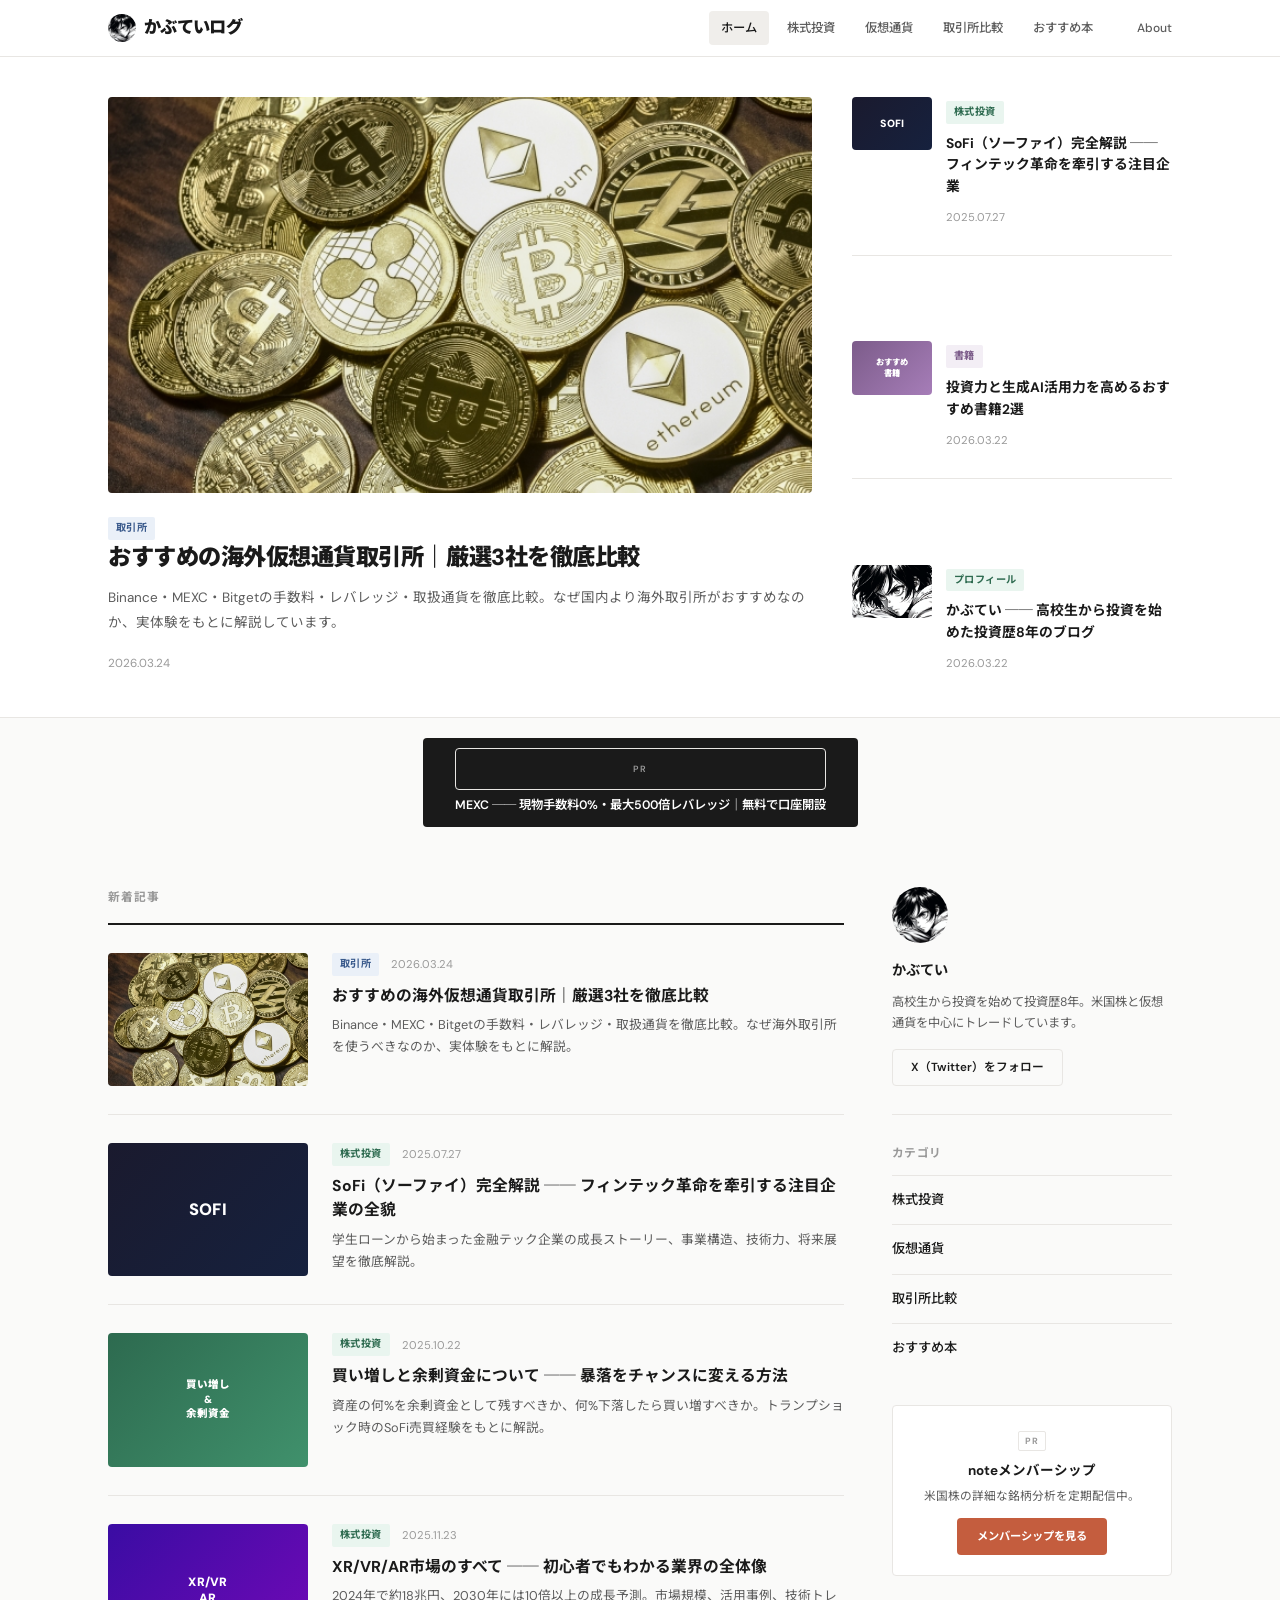
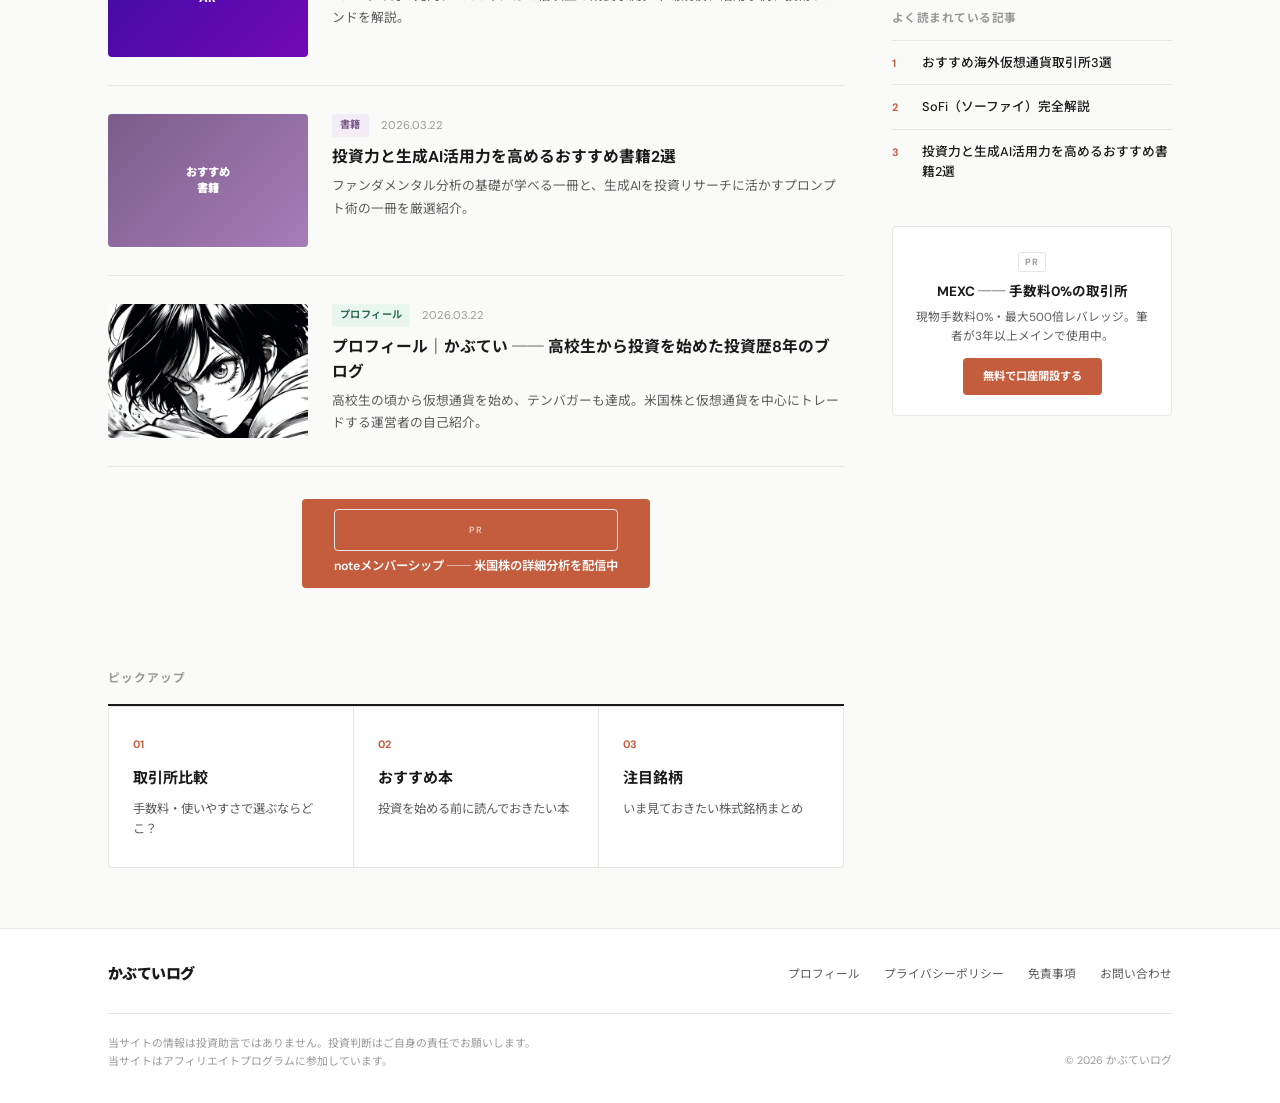
<file: index.html>
<!DOCTYPE html>
<html lang="ja">
<head>
  <meta charset="UTF-8">
<!-- Google tag (gtag.js) -->
<script async src="https://www.googletagmanager.com/gtag/js?id=G-EWL6D0J2PX"></script>
<script>
  window.dataLayer = window.dataLayer || [];
  function gtag(){dataLayer.push(arguments);}
  gtag('js', new Date());
  gtag('config', 'G-EWL6D0J2PX');
</script>
  <meta name="viewport" content="width=device-width, initial-scale=1.0">
  <meta name="description" content="株式投資・仮想通貨の最新情報、おすすめ銘柄、取引所比較、投資本レビューをお届けする投資情報ブログ">
  <meta name="keywords" content="株式投資, 仮想通貨, ビットコイン, 投資初心者, おすすめ銘柄, 取引所比較">
  <meta name="robots" content="index, follow">
  <meta name="google-site-verification" content="QGJvvxvG5bje2FjeOM6BDt49LqW9z4CXIW-Sxhr2bdk">
  <meta property="og:title" content="かぶていログ｜株式投資・仮想通貨の情報ブログ">
  <meta property="og:description" content="株式投資・仮想通貨の最新情報、おすすめ銘柄、取引所比較、投資本レビューをお届けする投資情報ブログ">
  <meta property="og:type" content="website">
  <meta property="og:url" content="https://kabutei-blog.vercel.app/">
  <meta property="og:image" content="https://kabutei-blog.vercel.app/images/og-main.png">
  <meta name="twitter:card" content="summary_large_image">
  <meta name="twitter:image" content="https://kabutei-blog.vercel.app/images/og-main.png">
  <meta name="twitter:site" content="@coderyuou710">
  <meta name="twitter:title" content="かぶていログ｜株式投資・仮想通貨の情報ブログ">
  <meta name="twitter:description" content="株式投資・仮想通貨の最新情報、おすすめ銘柄、取引所比較をお届け">
  <link rel="canonical" href="https://kabutei-blog.vercel.app/">
  <link rel="preconnect" href="https://fonts.googleapis.com">
  <link rel="preconnect" href="https://fonts.gstatic.com" crossorigin>
  <link href="https://fonts.googleapis.com/css2?family=Noto+Sans+JP:wght@400;500;700;900&family=DM+Sans:ital,wght@0,400;0,500;0,700;1,400&display=swap" rel="stylesheet">
  <link rel="stylesheet" href="css/style.css">
  <title>かぶていログ｜株式投資・仮想通貨の情報ブログ</title>
<script async src="https://pagead2.googlesyndication.com/pagead/js/adsbygoogle.js?client=ca-pub-1260227921393727" crossorigin="anonymous"></script>
</head>
<body>

  <header class="header">
    <div class="header-inner">
      <a href="index.html" class="logo"><img src="images/profile-icon.webp" alt="" class="logo-icon">かぶていログ</a>
      <nav class="global-nav" id="globalNav">
        <a href="index.html" class="current">ホーム</a>
        <a href="pages/stocks.html">株式投資</a>
        <a href="pages/crypto.html">仮想通貨</a>
        <a href="pages/exchanges.html">取引所比較</a>
        <a href="pages/books.html">おすすめ本</a>
      </nav>
      <div class="header-right">
        <a href="pages/about.html" class="header-about">About</a>
        <button class="menu-toggle" id="menuToggle" aria-label="メニュー">Menu</button>
      </div>
    </div>
  </header>

  <main>

    <!-- キービジュアル：フィーチャー記事 -->
    <section class="feature">
      <div class="feature-inner">
        <div class="feature-main">
          <div class="feature-image">
            <div class="feature-image-inner" style="background:url('images/thumb-exchanges.jpg') center/cover no-repeat;"></div>
          </div>
          <div class="feature-body">
            <span class="tag tag-exchange">取引所</span>
            <h2><a href="pages/exchanges.html">おすすめの海外仮想通貨取引所｜厳選3社を徹底比較</a></h2>
            <p>Binance・MEXC・Bitgetの手数料・レバレッジ・取扱通貨を徹底比較。なぜ国内より海外取引所がおすすめなのか、実体験をもとに解説しています。</p>
            <div class="feature-meta">
              <time datetime="2026-03-24">2026.03.24</time>
            </div>
          </div>
        </div>
        <div class="feature-side">
          <article class="feature-side-item">
            <div class="feature-side-thumb">
              <div class="feature-side-thumb-inner" style="background:linear-gradient(135deg,#1a1a2e,#16213e);display:flex;align-items:center;justify-content:center;color:#fff;font-weight:900;font-size:0.7rem;">SOFI</div>
            </div>
            <div>
              <span class="tag tag-stock">株式投資</span>
              <h3><a href="pages/sofi.html">SoFi（ソーファイ）完全解説 ── フィンテック革命を牽引する注目企業</a></h3>
              <time datetime="2025-07-27">2025.07.27</time>
            </div>
          </article>
          <article class="feature-side-item">
            <div class="feature-side-thumb">
              <div class="feature-side-thumb-inner" style="background:linear-gradient(135deg,#7c5c8a,#a67db8);display:flex;align-items:center;justify-content:center;color:#fff;font-weight:900;font-size:0.55rem;text-align:center;line-height:1.4;">おすすめ<br>書籍</div>
            </div>
            <div>
              <span class="tag tag-book">書籍</span>
              <h3><a href="pages/books.html">投資力と生成AI活用力を高めるおすすめ書籍2選</a></h3>
              <time datetime="2026-03-22">2026.03.22</time>
            </div>
          </article>
          <article class="feature-side-item">
            <div class="feature-side-thumb">
              <img src="images/profile-icon.webp" alt="かぶてい" class="feature-side-thumb-inner" style="object-fit:cover;width:100%;height:100%;">
            </div>
            <div>
              <span class="tag tag-stock">プロフィール</span>
              <h3><a href="pages/about.html">かぶてい ── 高校生から投資を始めた投資歴8年のブログ</a></h3>
              <time datetime="2026-03-22">2026.03.22</time>
            </div>
          </article>
        </div>
      </div>
    </section>

    <!-- 広告 -->
    <div class="ad-slot" style="text-align:center;">
      <a href="https://promote.mexc.com/r/Giqed5WFpd" target="_blank" rel="noopener noreferrer" style="display:inline-block;font-size:0.82rem;font-weight:600;color:#fff;background:#1a1a1a;padding:10px 32px;border-radius:4px;transition:background 0.15s;"><span style="font-size:0.6rem;color:#999;letter-spacing:0.1em;display:block;margin-bottom:4px;">PR</span>MEXC ── 現物手数料0%・最大500倍レバレッジ｜無料で口座開設</a>
    </div>

    <div class="content-wrap">
      <div class="content-main">

        <!-- 記事一覧 -->
        <section class="posts-section">
          <h2 class="section-label">新着記事</h2>

          <article class="post-row">
            <div class="post-row-thumb">
              <div class="post-row-thumb-inner thumb-exchange" style="background:url('images/thumb-exchanges.jpg') center/cover no-repeat;"></div>
            </div>
            <div class="post-row-body">
              <div class="post-row-top">
                <span class="tag tag-exchange">取引所</span>
                <time datetime="2026-03-24">2026.03.24</time>
              </div>
              <h3><a href="pages/exchanges.html">おすすめの海外仮想通貨取引所｜厳選3社を徹底比較</a></h3>
              <p>Binance・MEXC・Bitgetの手数料・レバレッジ・取扱通貨を徹底比較。なぜ海外取引所を使うべきなのか、実体験をもとに解説。</p>
            </div>
          </article>

          <article class="post-row">
            <div class="post-row-thumb">
              <div class="post-row-thumb-inner" style="background:linear-gradient(135deg,#1a1a2e,#16213e);display:flex;align-items:center;justify-content:center;color:#fff;font-weight:900;font-size:1.1rem;letter-spacing:0.02em;">SOFI</div>
            </div>
            <div class="post-row-body">
              <div class="post-row-top">
                <span class="tag tag-stock">株式投資</span>
                <time datetime="2025-07-27">2025.07.27</time>
              </div>
              <h3><a href="pages/sofi.html">SoFi（ソーファイ）完全解説 ── フィンテック革命を牽引する注目企業の全貌</a></h3>
              <p>学生ローンから始まった金融テック企業の成長ストーリー、事業構造、技術力、将来展望を徹底解説。</p>
            </div>
          </article>

          <article class="post-row">
            <div class="post-row-thumb">
              <div class="post-row-thumb-inner" style="background:linear-gradient(135deg,#2d6a4f,#40916c);display:flex;align-items:center;justify-content:center;color:#fff;font-weight:900;font-size:0.7rem;letter-spacing:0.02em;text-align:center;line-height:1.4;">買い増し<br>&amp;<br>余剰資金</div>
            </div>
            <div class="post-row-body">
              <div class="post-row-top">
                <span class="tag tag-stock">株式投資</span>
                <time datetime="2025-10-22">2025.10.22</time>
              </div>
              <h3><a href="pages/buying-dips.html">買い増しと余剰資金について ── 暴落をチャンスに変える方法</a></h3>
              <p>資産の何%を余剰資金として残すべきか、何%下落したら買い増すべきか。トランプショック時のSoFi売買経験をもとに解説。</p>
            </div>
          </article>

          <article class="post-row">
            <div class="post-row-thumb">
              <div class="post-row-thumb-inner" style="background:linear-gradient(135deg,#3a0ca3,#7209b7);display:flex;align-items:center;justify-content:center;color:#fff;font-weight:900;font-size:0.8rem;letter-spacing:0.02em;text-align:center;line-height:1.4;">XR/VR<br>AR</div>
            </div>
            <div class="post-row-body">
              <div class="post-row-top">
                <span class="tag tag-stock">株式投資</span>
                <time datetime="2025-11-23">2025.11.23</time>
              </div>
              <h3><a href="pages/xr-vr-ar.html">XR/VR/AR市場のすべて ── 初心者でもわかる業界の全体像</a></h3>
              <p>2024年で約18兆円、2030年には10倍以上の成長予測。市場規模、活用事例、技術トレンドを解説。</p>
            </div>
          </article>

          <article class="post-row">
            <div class="post-row-thumb">
              <div class="post-row-thumb-inner thumb-book" style="background:linear-gradient(135deg,#7c5c8a,#a67db8);display:flex;align-items:center;justify-content:center;color:#fff;font-weight:900;font-size:0.75rem;letter-spacing:0.02em;text-align:center;line-height:1.4;">おすすめ<br>書籍</div>
            </div>
            <div class="post-row-body">
              <div class="post-row-top">
                <span class="tag tag-book">書籍</span>
                <time datetime="2026-03-22">2026.03.22</time>
              </div>
              <h3><a href="pages/books.html">投資力と生成AI活用力を高めるおすすめ書籍2選</a></h3>
              <p>ファンダメンタル分析の基礎が学べる一冊と、生成AIを投資リサーチに活かすプロンプト術の一冊を厳選紹介。</p>
            </div>
          </article>

          <article class="post-row">
            <div class="post-row-thumb">
              <img src="images/profile-icon.webp" alt="かぶてい" class="post-row-thumb-inner" style="object-fit:cover;width:100%;height:100%;">
            </div>
            <div class="post-row-body">
              <div class="post-row-top">
                <span class="tag tag-stock">プロフィール</span>
                <time datetime="2026-03-22">2026.03.22</time>
              </div>
              <h3><a href="pages/about.html">プロフィール｜かぶてい ── 高校生から投資を始めた投資歴8年のブログ</a></h3>
              <p>高校生の頃から仮想通貨を始め、テンバガーも達成。米国株と仮想通貨を中心にトレードする運営者の自己紹介。</p>
            </div>
          </article>

        </section>

        <!-- 広告 -->
        <div class="ad-slot ad-slot-inline" style="text-align:center;">
          <a href="https://note.com/coderyuou710" target="_blank" rel="noopener noreferrer" style="display:inline-block;font-size:0.82rem;font-weight:600;color:#fff;background:var(--c-accent);padding:10px 32px;border-radius:4px;transition:background 0.15s;"><span style="font-size:0.6rem;color:rgba(255,255,255,0.7);letter-spacing:0.1em;display:block;margin-bottom:4px;">PR</span>noteメンバーシップ ── 米国株の詳細分析を配信中</a>
        </div>

        <!-- ピックアップ -->
        <section class="pickup-section">
          <h2 class="section-label">ピックアップ</h2>
          <div class="pickup-grid">
            <a href="pages/exchanges.html" class="pickup-card">
              <span class="pickup-num">01</span>
              <h3>取引所比較</h3>
              <p>手数料・使いやすさで選ぶならどこ？</p>
            </a>
            <a href="pages/books.html" class="pickup-card">
              <span class="pickup-num">02</span>
              <h3>おすすめ本</h3>
              <p>投資を始める前に読んでおきたい本</p>
            </a>
            <a href="pages/stocks.html" class="pickup-card">
              <span class="pickup-num">03</span>
              <h3>注目銘柄</h3>
              <p>いま見ておきたい株式銘柄まとめ</p>
            </a>
          </div>
        </section>

      </div>

      <!-- サイドバー -->
      <aside class="sidebar">

        <div class="sidebar-profile">
          <img src="images/profile-icon.webp" alt="かぶてい" class="sidebar-profile-img">
          <p class="sidebar-profile-name">かぶてい</p>
          <p class="sidebar-profile-desc">高校生から投資を始めて投資歴8年。米国株と仮想通貨を中心にトレードしています。</p>
          <a href="https://x.com/coderyuou710" class="sidebar-x" target="_blank" rel="noopener noreferrer">X（Twitter）をフォロー</a>
        </div>

        <div class="sidebar-block">
          <h3 class="sidebar-heading">カテゴリ</h3>
          <ul class="sidebar-cat-list">
            <li><a href="pages/stocks.html"><span>株式投資</span></a></li>
            <li><a href="pages/crypto.html"><span>仮想通貨</span></a></li>
            <li><a href="pages/exchanges.html"><span>取引所比較</span></a></li>
            <li><a href="pages/books.html"><span>おすすめ本</span></a></li>
          </ul>
        </div>

        <a href="https://note.com/coderyuou710" class="pr-banner" target="_blank" rel="noopener noreferrer">
          <span class="pr-banner-label">PR</span>
          <p class="pr-banner-title">noteメンバーシップ</p>
          <p class="pr-banner-desc">米国株の詳細な銘柄分析を定期配信中。</p>
          <span class="pr-banner-btn">メンバーシップを見る</span>
        </a>

        <div class="sidebar-block">
          <h3 class="sidebar-heading">よく読まれている記事</h3>
          <ol class="sidebar-ranking">
            <li><a href="pages/exchanges.html">おすすめ海外仮想通貨取引所3選</a></li>
            <li><a href="pages/sofi.html">SoFi（ソーファイ）完全解説</a></li>
            <li><a href="pages/books.html">投資力と生成AI活用力を高めるおすすめ書籍2選</a></li>
          </ol>
        </div>

        <a href="https://promote.mexc.com/r/Giqed5WFpd" class="pr-banner" target="_blank" rel="noopener noreferrer">
          <span class="pr-banner-label">PR</span>
          <p class="pr-banner-title">MEXC ── 手数料0%の取引所</p>
          <p class="pr-banner-desc">現物手数料0%・最大500倍レバレッジ。筆者が3年以上メインで使用中。</p>
          <span class="pr-banner-btn">無料で口座開設する</span>
        </a>

      </aside>
    </div>

  </main>

  <footer class="footer">
    <div class="footer-inner">
      <div class="footer-top">
        <a href="index.html" class="footer-logo">かぶていログ</a>
        <nav class="footer-nav">
          <a href="pages/about.html">プロフィール</a>
          <a href="pages/privacy.html">プライバシーポリシー</a>
          <a href="pages/disclaimer.html">免責事項</a>
          <a href="pages/contact.html">お問い合わせ</a>
        </nav>
      </div>
      <div class="footer-bottom">
        <p class="footer-note">当サイトの情報は投資助言ではありません。投資判断はご自身の責任でお願いします。<br>当サイトはアフィリエイトプログラムに参加しています。</p>
        <p class="footer-copy">&copy; 2026 かぶていログ</p>
      </div>
    </div>
  </footer>

  <script src="js/main.js"></script>
</body>
</html>
</file>
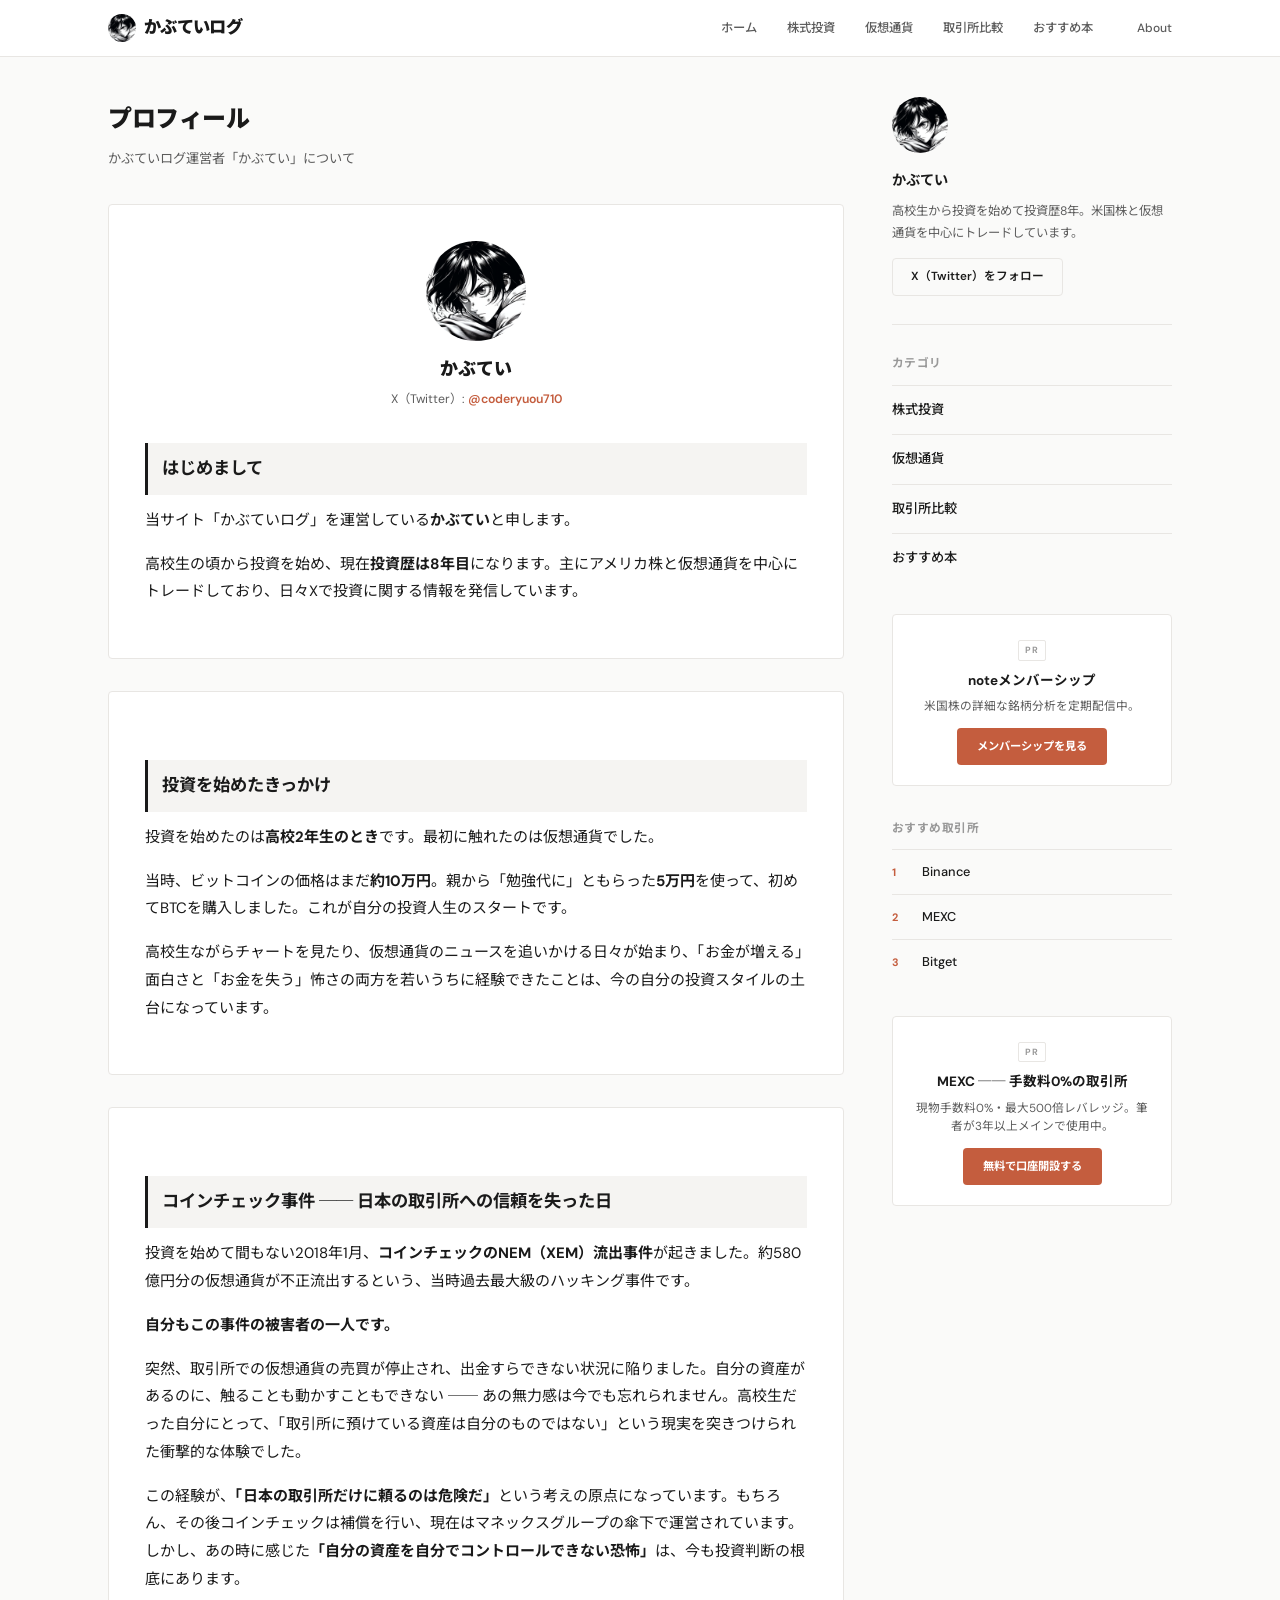
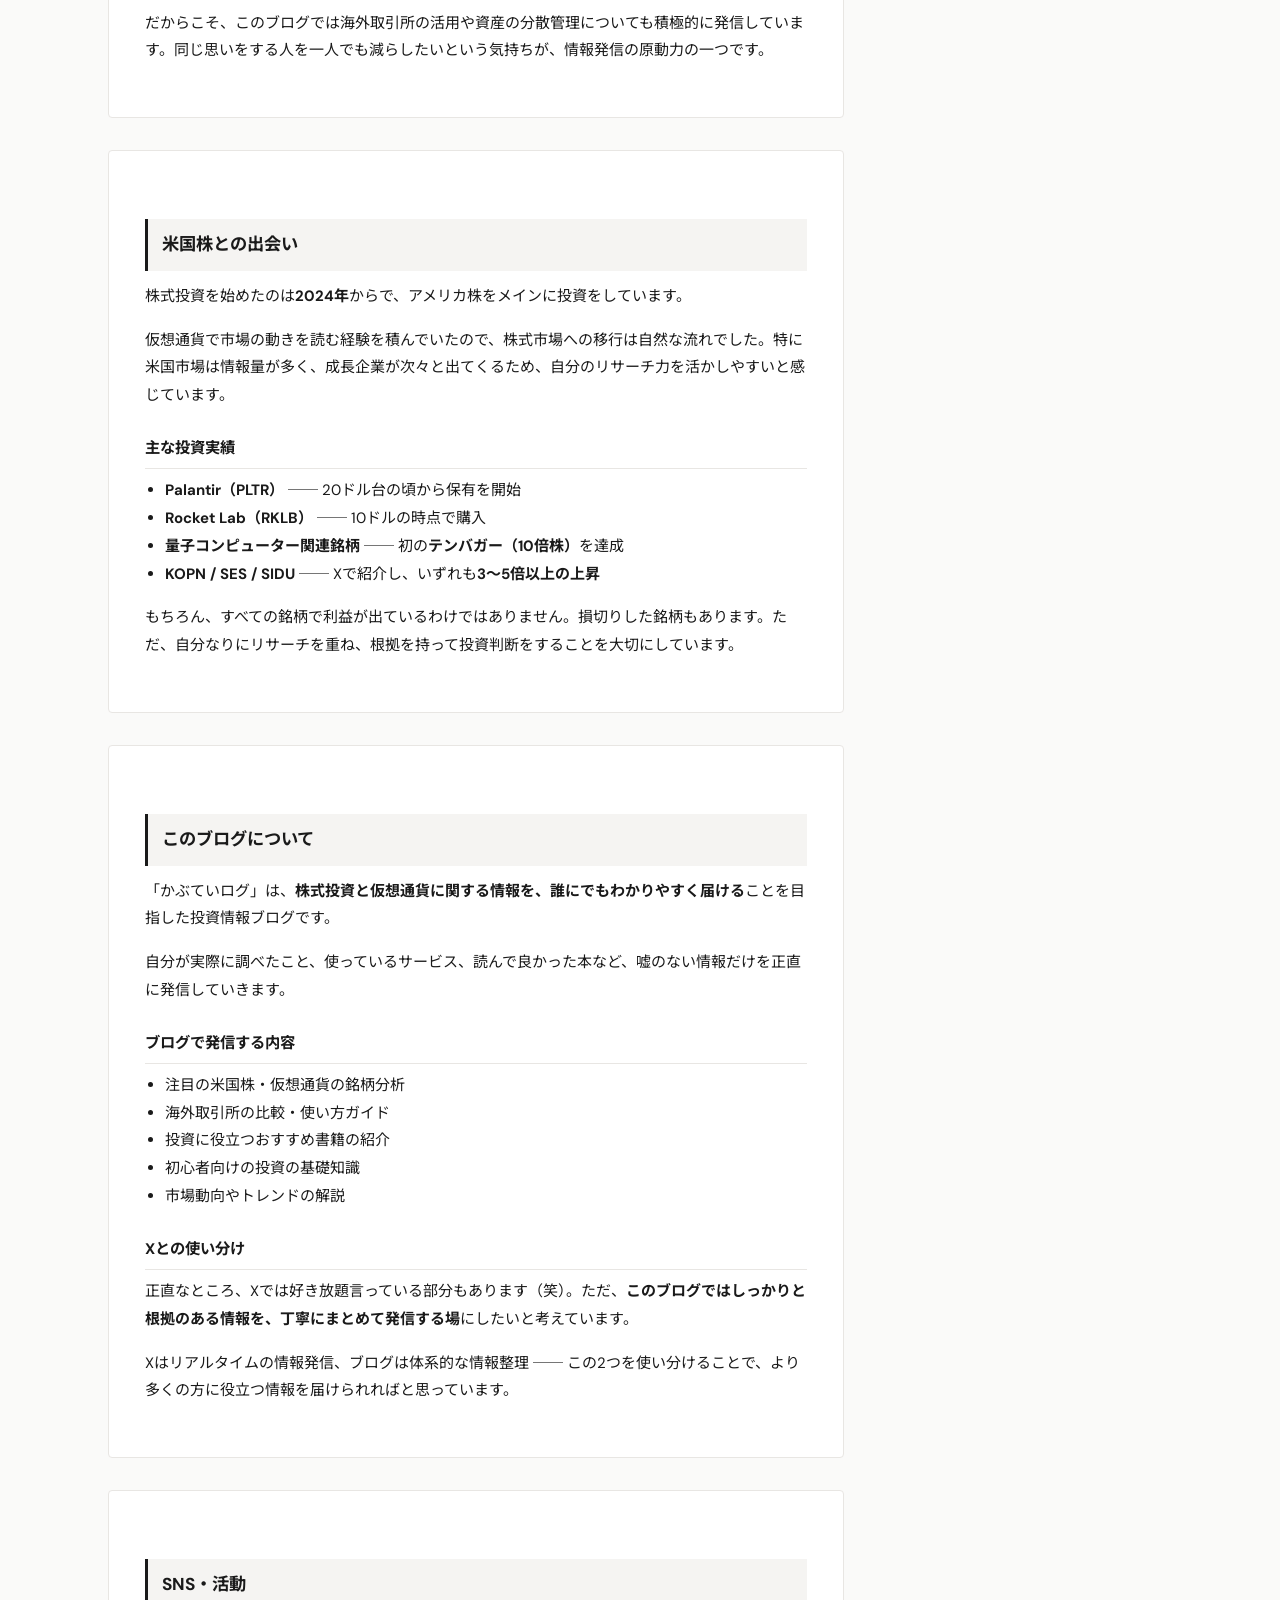
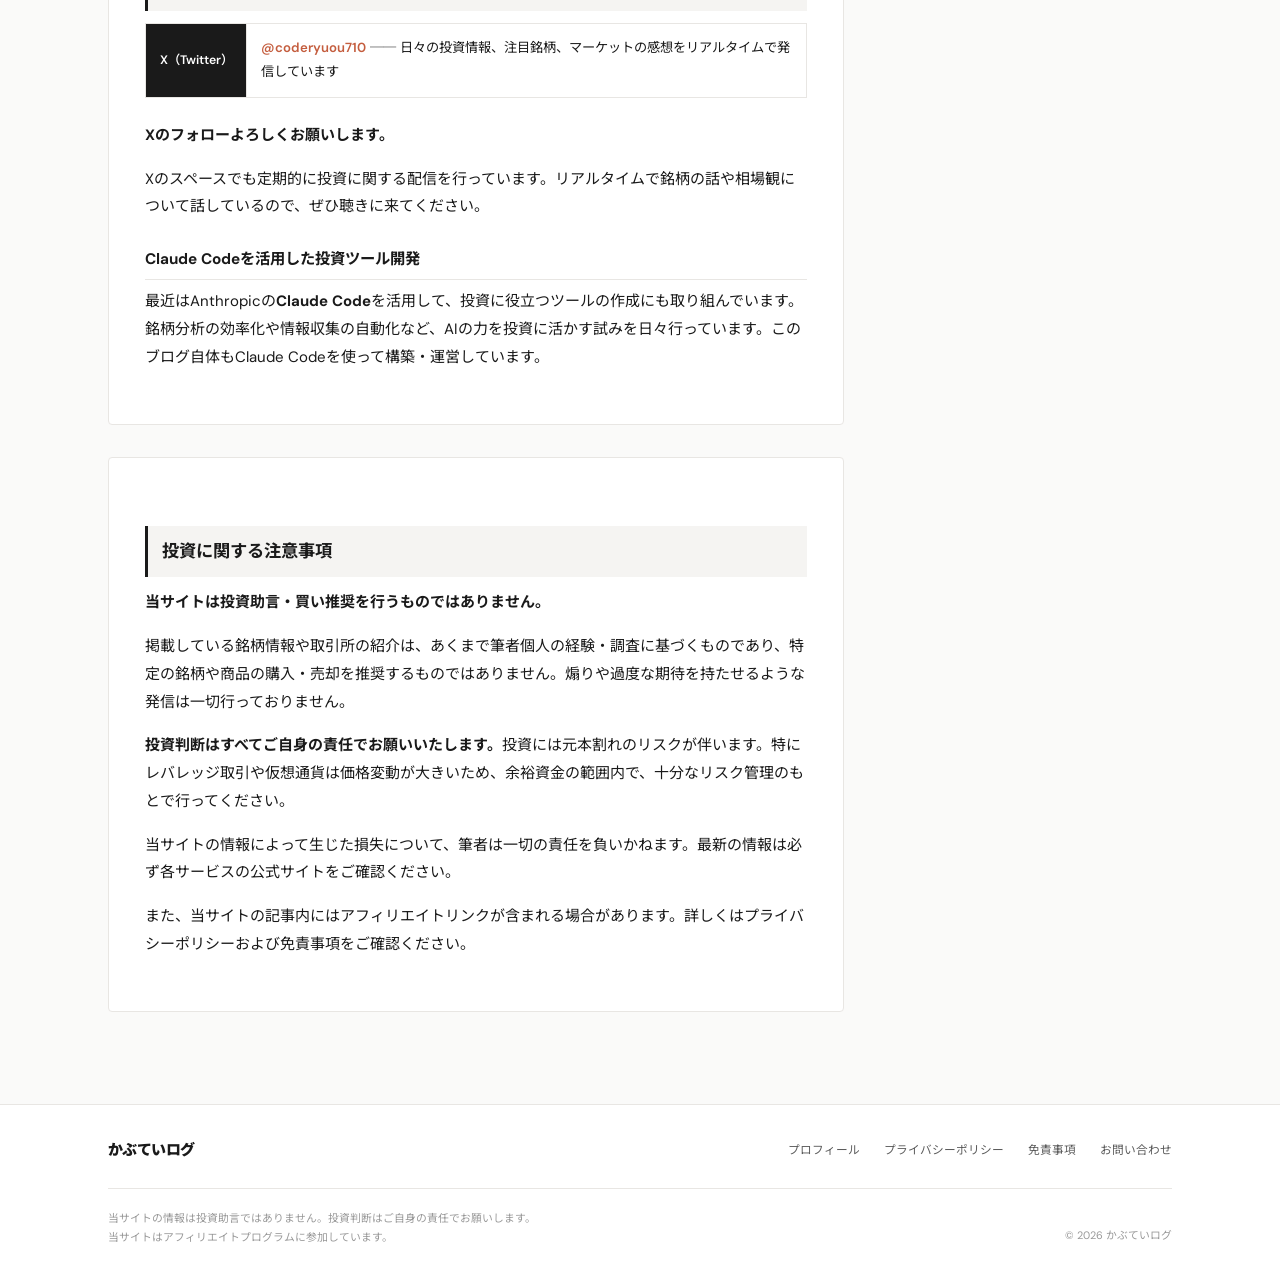
<file: pages/about.html>
<!DOCTYPE html>
<html lang="ja">
<head>
  <meta charset="UTF-8">
<!-- Google tag (gtag.js) -->
<script async src="https://www.googletagmanager.com/gtag/js?id=G-EWL6D0J2PX"></script>
<script>
  window.dataLayer = window.dataLayer || [];
  function gtag(){dataLayer.push(arguments);}
  gtag('js', new Date());
  gtag('config', 'G-EWL6D0J2PX');
</script>
  <meta name="viewport" content="width=device-width, initial-scale=1.0">
  <meta name="description" content="かぶていログ運営者「かぶてい」のプロフィール。高校生の頃から投資を始め、投資歴8年。仮想通貨と米国株を中心にトレード。テンバガーも達成した経験を持つ投資ブロガー。">
  <meta name="keywords" content="かぶてい, プロフィール, 投資ブログ, 米国株, 仮想通貨, 投資歴">
  <meta property="og:title" content="プロフィール｜かぶてい｜かぶていログ">
  <meta property="og:description" content="かぶていログ運営者「かぶてい」のプロフィール。高校生の頃から投資を始め、投資歴8年。仮想通貨と米国株を中心にトレード。テンバガーも達成した経験を持つ投資ブロガー。">
  <meta property="og:type" content="website">
  <meta property="og:url" content="https://kabutei-blog.vercel.app/pages/about.html">
  <meta property="og:image" content="https://kabutei-blog.vercel.app/images/og-about.png">
  <meta name="twitter:card" content="summary_large_image">
  <meta name="twitter:image" content="https://kabutei-blog.vercel.app/images/og-about.png">
  <meta name="twitter:site" content="@coderyuou710">
  <meta name="twitter:title" content="プロフィール｜かぶてい｜かぶていログ">
  <meta name="twitter:description" content="かぶていログ運営者「かぶてい」のプロフィール。投資歴8年、仮想通貨と米国株を中心にトレード。テンバガーも達成した投資ブロガー。">
  <link rel="canonical" href="https://kabutei-blog.vercel.app/pages/about.html">
  <link rel="preconnect" href="https://fonts.googleapis.com">
  <link rel="preconnect" href="https://fonts.gstatic.com" crossorigin>
  <link href="https://fonts.googleapis.com/css2?family=Noto+Sans+JP:wght@400;500;700;900&family=DM+Sans:ital,wght@0,400;0,500;0,700;1,400&display=swap" rel="stylesheet">
  <link rel="stylesheet" href="../css/style.css">
  <title>プロフィール｜かぶてい｜かぶていログ</title>
<script async src="https://pagead2.googlesyndication.com/pagead/js/adsbygoogle.js?client=ca-pub-1260227921393727" crossorigin="anonymous"></script>
</head>
<body>

  <header class="header">
    <div class="header-inner">
      <a href="../index.html" class="logo"><img src="../images/profile-icon.webp" alt="" class="logo-icon">かぶていログ</a>
      <nav class="global-nav" id="globalNav">
        <a href="../index.html">ホーム</a>
        <a href="stocks.html">株式投資</a>
        <a href="crypto.html">仮想通貨</a>
        <a href="exchanges.html">取引所比較</a>
        <a href="books.html">おすすめ本</a>
      </nav>
      <div class="header-right">
        <a href="about.html" class="header-about current">About</a>
        <button class="menu-toggle" id="menuToggle" aria-label="メニュー">Menu</button>
      </div>
    </div>
  </header>

  <main>
    <div class="content-wrap">
      <div class="content-main">

        <div class="page-header">
          <h1 style="font-size:1.6rem;font-weight:900;letter-spacing:-0.02em;margin-bottom:6px;">プロフィール</h1>
          <p>かぶていログ運営者「かぶてい」について</p>
        </div>

        <!-- ========== 自己紹介 ========== -->
        <div class="article-content">
          <div style="text-align:center;margin-bottom:24px;">
            <img src="../images/profile-icon.webp" alt="かぶてい" style="width:100px;height:100px;border-radius:50%;object-fit:cover;margin:0 auto 12px;">
            <p style="font-size:1.2rem;font-weight:900;margin-bottom:2px;">かぶてい</p>
            <p style="font-size:0.82rem;color:#5c5c5c;">X（Twitter）: <a href="https://x.com/coderyuou710" target="_blank" rel="noopener noreferrer" style="color:#c45d3e;font-weight:600;">@coderyuou710</a></p>
          </div>

          <h2>はじめまして</h2>
          <p>当サイト「かぶていログ」を運営している<strong>かぶてい</strong>と申します。</p>
          <p>高校生の頃から投資を始め、現在<strong>投資歴は8年目</strong>になります。主にアメリカ株と仮想通貨を中心にトレードしており、日々Xで投資に関する情報を発信しています。</p>
        </div>

        <!-- ========== 投資を始めたきっかけ ========== -->
        <div class="article-content">
          <h2>投資を始めたきっかけ</h2>
          <p>投資を始めたのは<strong>高校2年生のとき</strong>です。最初に触れたのは仮想通貨でした。</p>
          <p>当時、ビットコインの価格はまだ<strong>約10万円</strong>。親から「勉強代に」ともらった<strong>5万円</strong>を使って、初めてBTCを購入しました。これが自分の投資人生のスタートです。</p>
          <p>高校生ながらチャートを見たり、仮想通貨のニュースを追いかける日々が始まり、「お金が増える」面白さと「お金を失う」怖さの両方を若いうちに経験できたことは、今の自分の投資スタイルの土台になっています。</p>
        </div>

        <!-- ========== コインチェック事件 ========== -->
        <div class="article-content">
          <h2>コインチェック事件 ── 日本の取引所への信頼を失った日</h2>
          <p>投資を始めて間もない2018年1月、<strong>コインチェックのNEM（XEM）流出事件</strong>が起きました。約580億円分の仮想通貨が不正流出するという、当時過去最大級のハッキング事件です。</p>
          <p><strong>自分もこの事件の被害者の一人です。</strong></p>
          <p>突然、取引所での仮想通貨の売買が停止され、出金すらできない状況に陥りました。自分の資産があるのに、触ることも動かすこともできない ── あの無力感は今でも忘れられません。高校生だった自分にとって、「取引所に預けている資産は自分のものではない」という現実を突きつけられた衝撃的な体験でした。</p>
          <p>この経験が、<strong>「日本の取引所だけに頼るのは危険だ」</strong>という考えの原点になっています。もちろん、その後コインチェックは補償を行い、現在はマネックスグループの傘下で運営されています。しかし、あの時に感じた<strong>「自分の資産を自分でコントロールできない恐怖」</strong>は、今も投資判断の根底にあります。</p>
          <p>だからこそ、このブログでは海外取引所の活用や資産の分散管理についても積極的に発信しています。同じ思いをする人を一人でも減らしたいという気持ちが、情報発信の原動力の一つです。</p>
        </div>

        <!-- ========== 米国株との出会い ========== -->
        <div class="article-content">
          <h2>米国株との出会い</h2>
          <p>株式投資を始めたのは<strong>2024年</strong>からで、アメリカ株をメインに投資をしています。</p>
          <p>仮想通貨で市場の動きを読む経験を積んでいたので、株式市場への移行は自然な流れでした。特に米国市場は情報量が多く、成長企業が次々と出てくるため、自分のリサーチ力を活かしやすいと感じています。</p>

          <h3>主な投資実績</h3>
          <ul>
            <li><strong>Palantir（PLTR）</strong> ── 20ドル台の頃から保有を開始</li>
            <li><strong>Rocket Lab（RKLB）</strong> ── 10ドルの時点で購入</li>
            <li><strong>量子コンピューター関連銘柄</strong> ── 初の<strong>テンバガー（10倍株）</strong>を達成</li>
            <li><strong>KOPN / SES / SIDU</strong> ── Xで紹介し、いずれも<strong>3〜5倍以上の上昇</strong></li>
          </ul>
          <p>もちろん、すべての銘柄で利益が出ているわけではありません。損切りした銘柄もあります。ただ、自分なりにリサーチを重ね、根拠を持って投資判断をすることを大切にしています。</p>
        </div>

        <!-- ========== このブログについて ========== -->
        <div class="article-content">
          <h2>このブログについて</h2>
          <p>「かぶていログ」は、<strong>株式投資と仮想通貨に関する情報を、誰にでもわかりやすく届ける</strong>ことを目指した投資情報ブログです。</p>
          <p>自分が実際に調べたこと、使っているサービス、読んで良かった本など、嘘のない情報だけを正直に発信していきます。</p>

          <h3>ブログで発信する内容</h3>
          <ul>
            <li>注目の米国株・仮想通貨の銘柄分析</li>
            <li>海外取引所の比較・使い方ガイド</li>
            <li>投資に役立つおすすめ書籍の紹介</li>
            <li>初心者向けの投資の基礎知識</li>
            <li>市場動向やトレンドの解説</li>
          </ul>

          <h3>Xとの使い分け</h3>
          <p>正直なところ、Xでは好き放題言っている部分もあります（笑）。ただ、<strong>このブログではしっかりと根拠のある情報を、丁寧にまとめて発信する場</strong>にしたいと考えています。</p>
          <p>Xはリアルタイムの情報発信、ブログは体系的な情報整理 ── この2つを使い分けることで、より多くの方に役立つ情報を届けられればと思っています。</p>
        </div>

        <!-- ========== SNS・活動 ========== -->
        <div class="article-content">
          <h2>SNS・活動</h2>
          <table class="comparison-table">
            <tbody>
              <tr>
                <th>X（Twitter）</th>
                <td><a href="https://x.com/coderyuou710" target="_blank" rel="noopener noreferrer" style="color:#c45d3e;font-weight:600;">@coderyuou710</a> ── 日々の投資情報、注目銘柄、マーケットの感想をリアルタイムで発信しています</td>
              </tr>
            </tbody>
          </table>
          <p><strong>Xのフォローよろしくお願いします。</strong></p>
          <p>Xのスペースでも定期的に投資に関する配信を行っています。リアルタイムで銘柄の話や相場観について話しているので、ぜひ聴きに来てください。</p>

          <h3>Claude Codeを活用した投資ツール開発</h3>
          <p>最近はAnthropicの<strong>Claude Code</strong>を活用して、投資に役立つツールの作成にも取り組んでいます。銘柄分析の効率化や情報収集の自動化など、AIの力を投資に活かす試みを日々行っています。このブログ自体もClaude Codeを使って構築・運営しています。</p>
        </div>

        <!-- ========== 注意事項 ========== -->
        <div class="article-content">
          <h2>投資に関する注意事項</h2>
          <p><strong>当サイトは投資助言・買い推奨を行うものではありません。</strong></p>
          <p>掲載している銘柄情報や取引所の紹介は、あくまで筆者個人の経験・調査に基づくものであり、特定の銘柄や商品の購入・売却を推奨するものではありません。煽りや過度な期待を持たせるような発信は一切行っておりません。</p>
          <p><strong>投資判断はすべてご自身の責任でお願いいたします。</strong>投資には元本割れのリスクが伴います。特にレバレッジ取引や仮想通貨は価格変動が大きいため、余裕資金の範囲内で、十分なリスク管理のもとで行ってください。</p>
          <p>当サイトの情報によって生じた損失について、筆者は一切の責任を負いかねます。最新の情報は必ず各サービスの公式サイトをご確認ください。</p>
          <p>また、当サイトの記事内にはアフィリエイトリンクが含まれる場合があります。詳しくは<a href="privacy.html">プライバシーポリシー</a>および<a href="disclaimer.html">免責事項</a>をご確認ください。</p>
        </div>

      </div>

      <!-- サイドバー -->
      <aside class="sidebar">

        <div class="sidebar-profile">
          <img src="../images/profile-icon.webp" alt="かぶてい" class="sidebar-profile-img">
          <p class="sidebar-profile-name">かぶてい</p>
          <p class="sidebar-profile-desc">高校生から投資を始めて投資歴8年。米国株と仮想通貨を中心にトレードしています。</p>
          <a href="https://x.com/coderyuou710" class="sidebar-x" target="_blank" rel="noopener noreferrer">X（Twitter）をフォロー</a>
        </div>

        <div class="sidebar-block">
          <h3 class="sidebar-heading">カテゴリ</h3>
          <ul class="sidebar-cat-list">
            <li><a href="stocks.html"><span>株式投資</span></a></li>
            <li><a href="crypto.html"><span>仮想通貨</span></a></li>
            <li><a href="exchanges.html"><span>取引所比較</span></a></li>
            <li><a href="books.html"><span>おすすめ本</span></a></li>
          </ul>
        </div>

        <a href="https://note.com/coderyuou710" class="pr-banner" target="_blank" rel="noopener noreferrer">
          <span class="pr-banner-label">PR</span>
          <p class="pr-banner-title">noteメンバーシップ</p>
          <p class="pr-banner-desc">米国株の詳細な銘柄分析を定期配信中。</p>
          <span class="pr-banner-btn">メンバーシップを見る</span>
        </a>

        <div class="sidebar-block">
          <h3 class="sidebar-heading">おすすめ取引所</h3>
          <ol class="sidebar-ranking">
            <li><a href="https://s.binance.com/aZtj0nF8?ref=GRO_40299_K24UQ" target="_blank" rel="noopener noreferrer">Binance</a></li>
            <li><a href="https://promote.mexc.com/r/Giqed5WFpd" target="_blank" rel="noopener noreferrer">MEXC</a></li>
            <li><a href="https://www.bitget.com/ja/referral/register?clacCode=11K2AJ8R&from=%2Fja%2Fevents%2Freferral-all-program&source=events&utmSource=PremierInviter" target="_blank" rel="noopener noreferrer">Bitget</a></li>
          </ol>
        </div>

        <a href="https://promote.mexc.com/r/Giqed5WFpd" class="pr-banner" target="_blank" rel="noopener noreferrer">
          <span class="pr-banner-label">PR</span>
          <p class="pr-banner-title">MEXC ── 手数料0%の取引所</p>
          <p class="pr-banner-desc">現物手数料0%・最大500倍レバレッジ。筆者が3年以上メインで使用中。</p>
          <span class="pr-banner-btn">無料で口座開設する</span>
        </a>

      </aside>
    </div>
  </main>

  <footer class="footer">
    <div class="footer-inner">
      <div class="footer-top">
        <a href="../index.html" class="footer-logo">かぶていログ</a>
        <nav class="footer-nav">
          <a href="about.html">プロフィール</a>
          <a href="privacy.html">プライバシーポリシー</a>
          <a href="disclaimer.html">免責事項</a>
          <a href="contact.html">お問い合わせ</a>
        </nav>
      </div>
      <div class="footer-bottom">
        <p class="footer-note">当サイトの情報は投資助言ではありません。投資判断はご自身の責任でお願いします。<br>当サイトはアフィリエイトプログラムに参加しています。</p>
        <p class="footer-copy">&copy; 2026 かぶていログ</p>
      </div>
    </div>
  </footer>
  <script src="../js/main.js"></script>
</body>
</html>
</file>
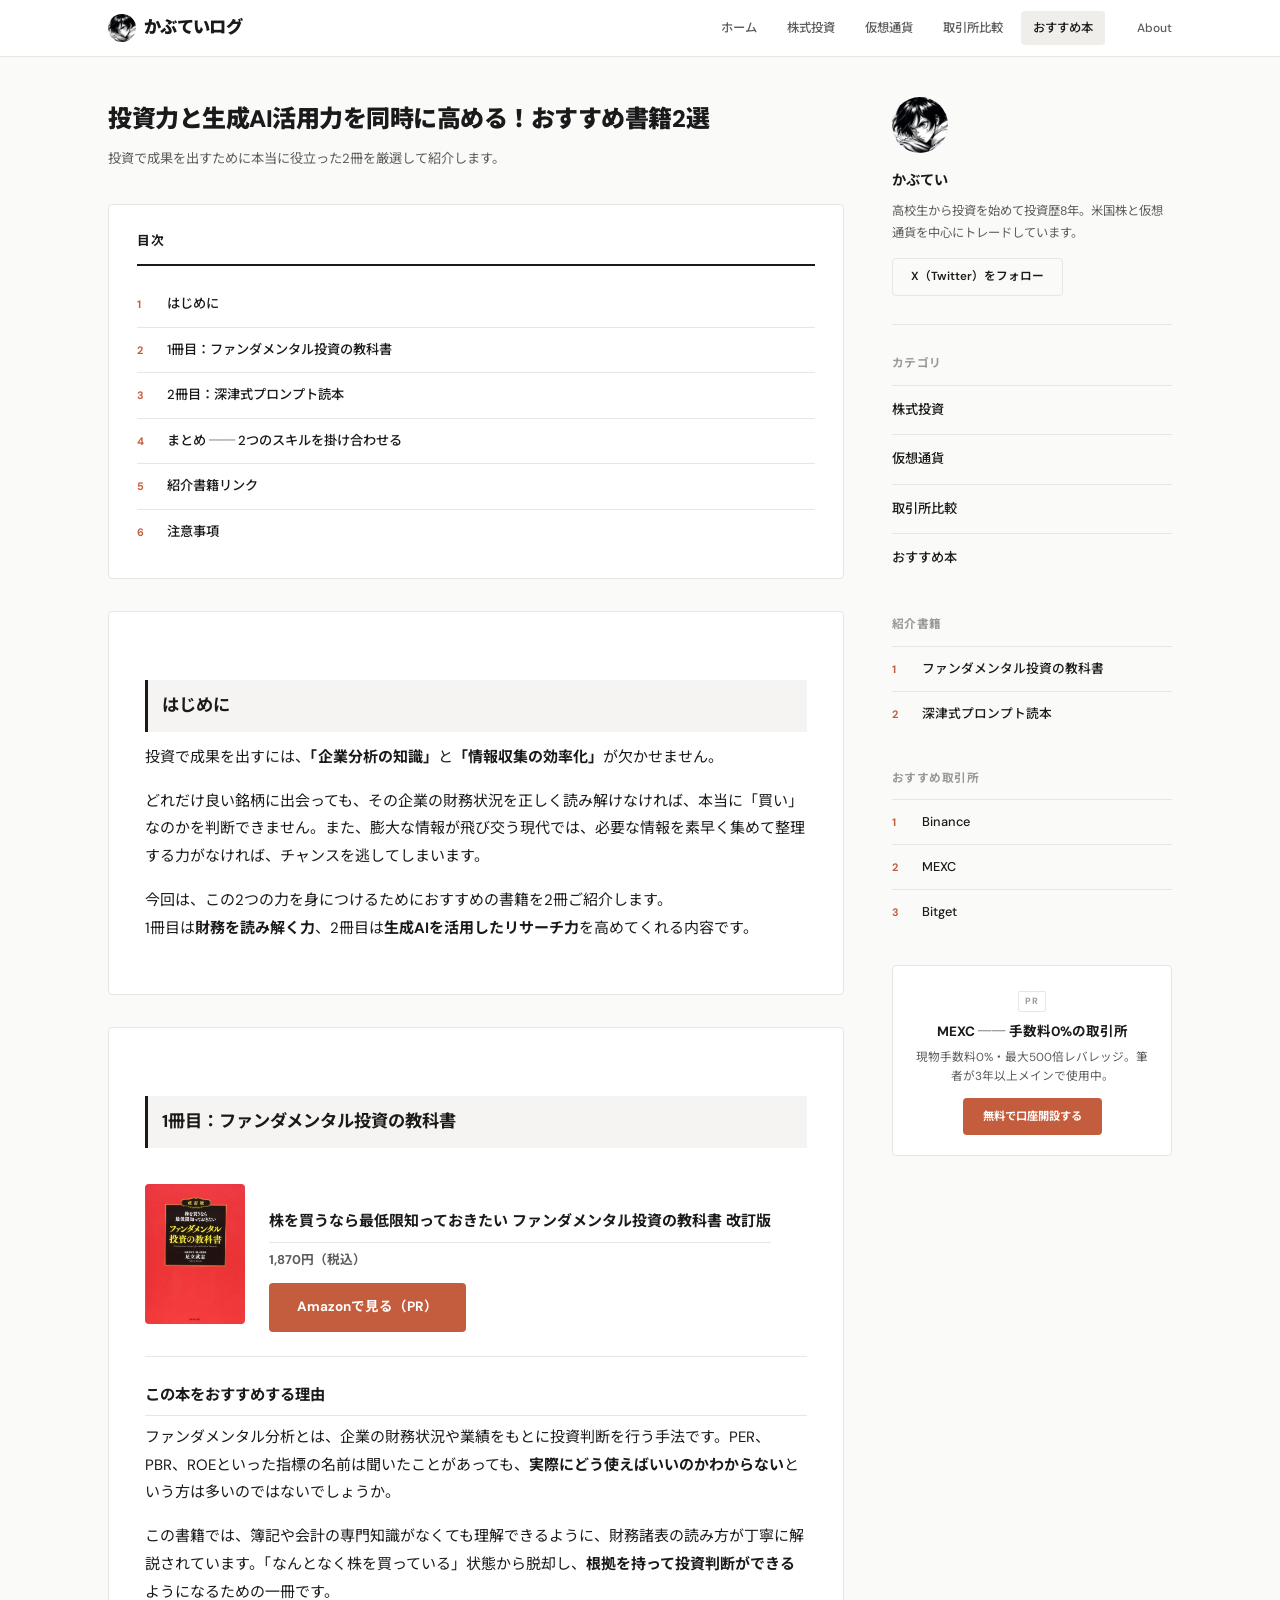
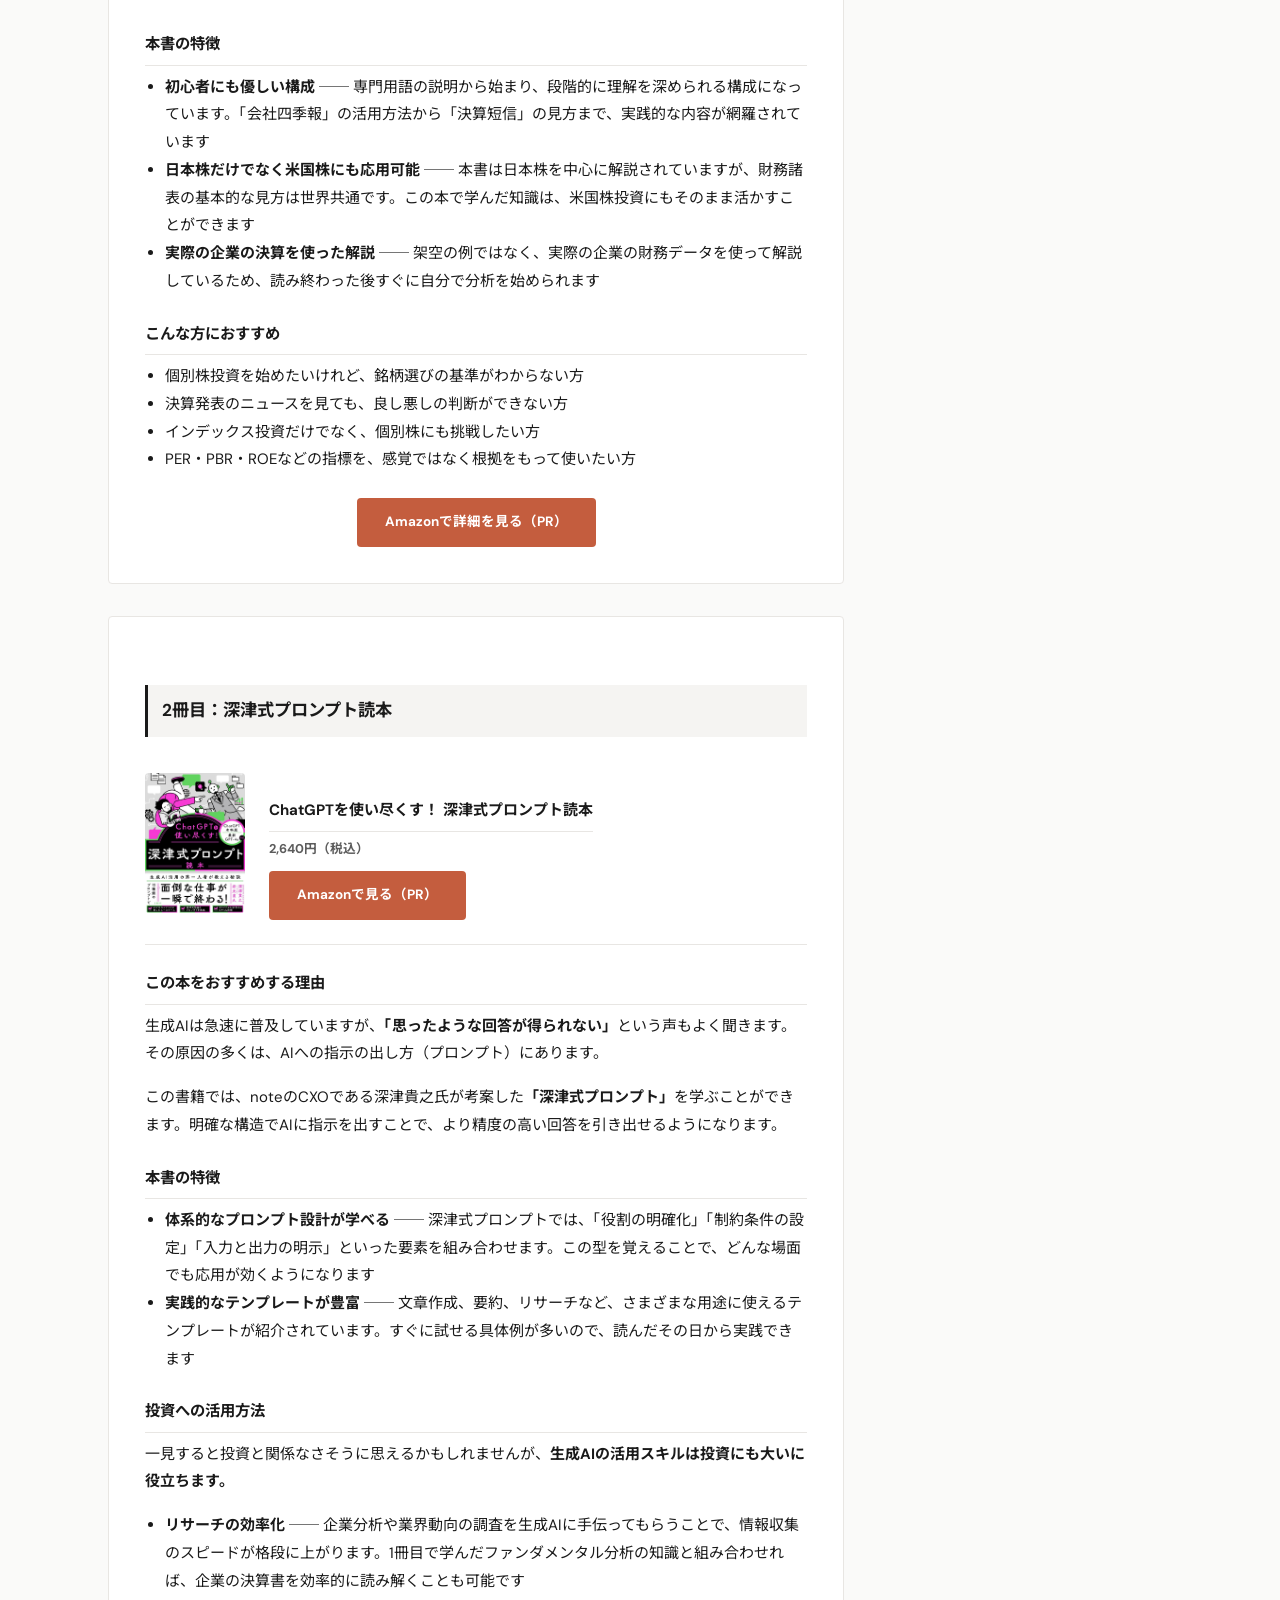
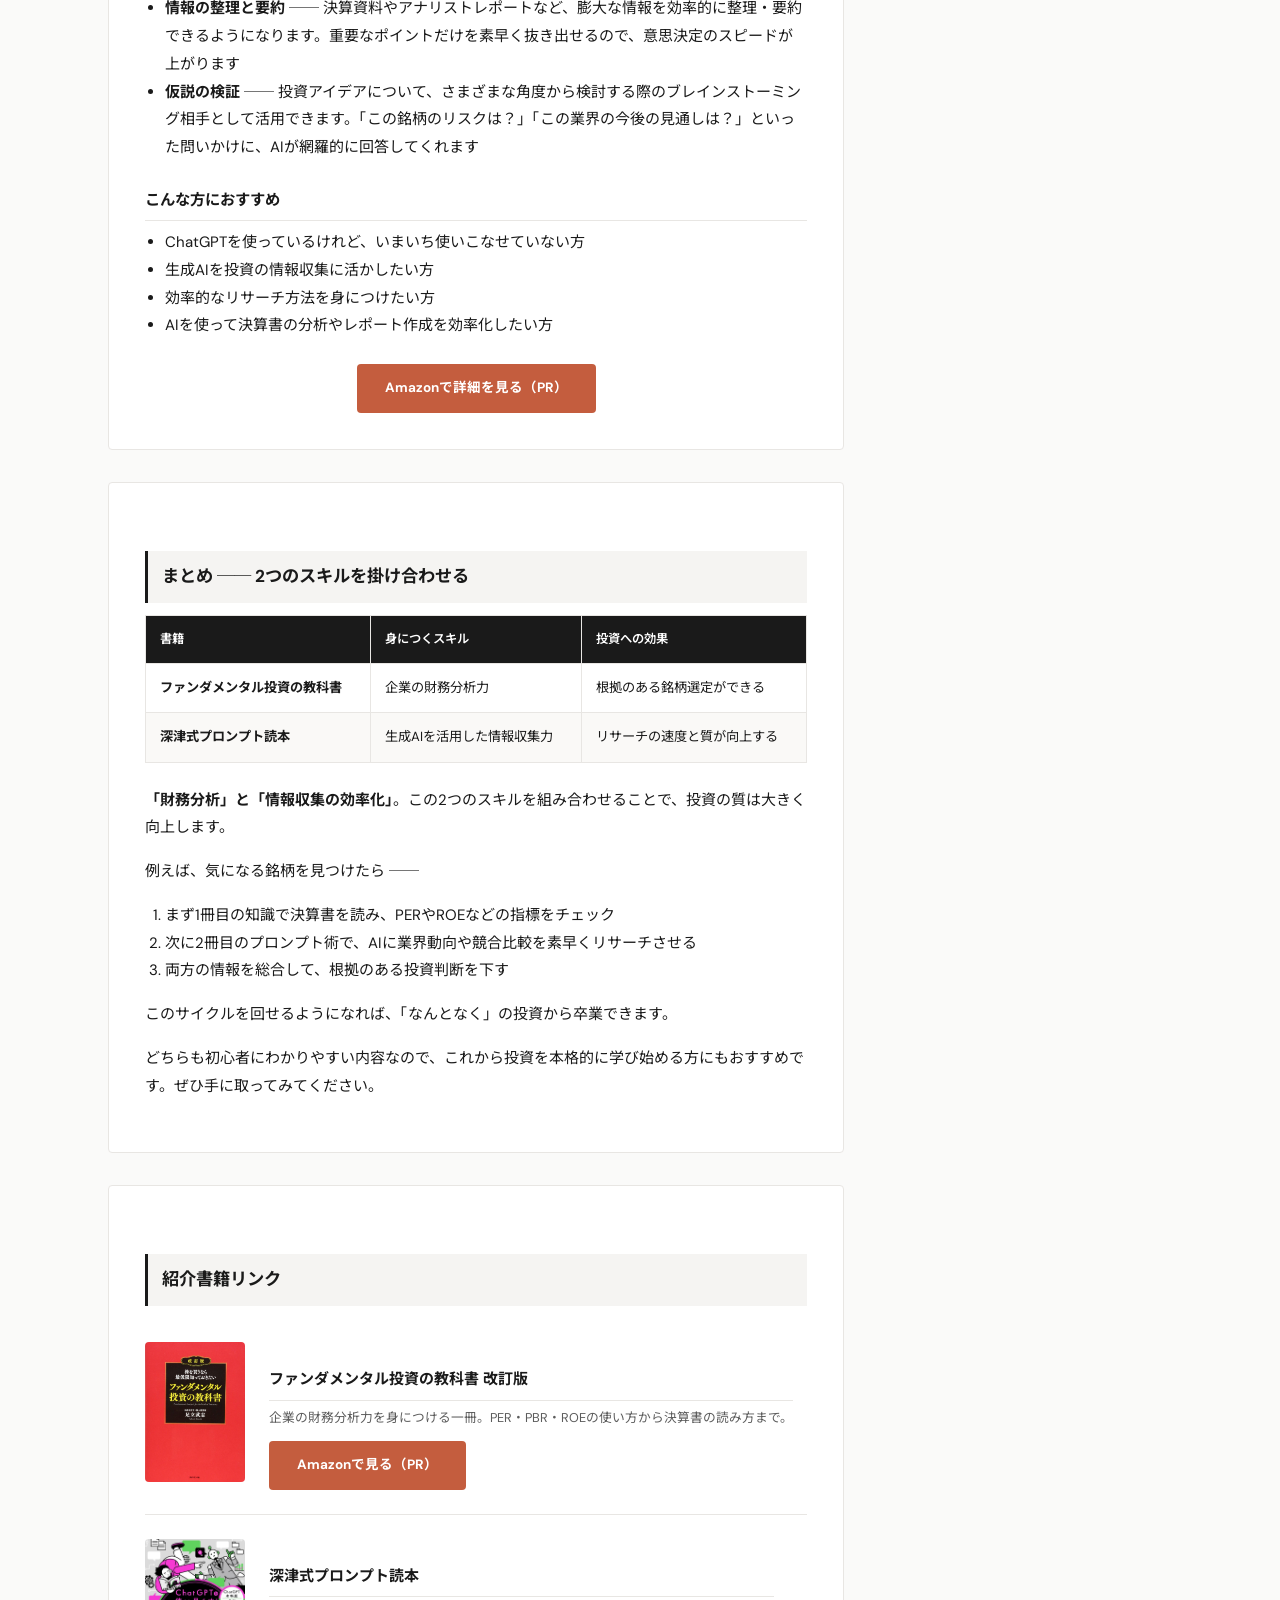
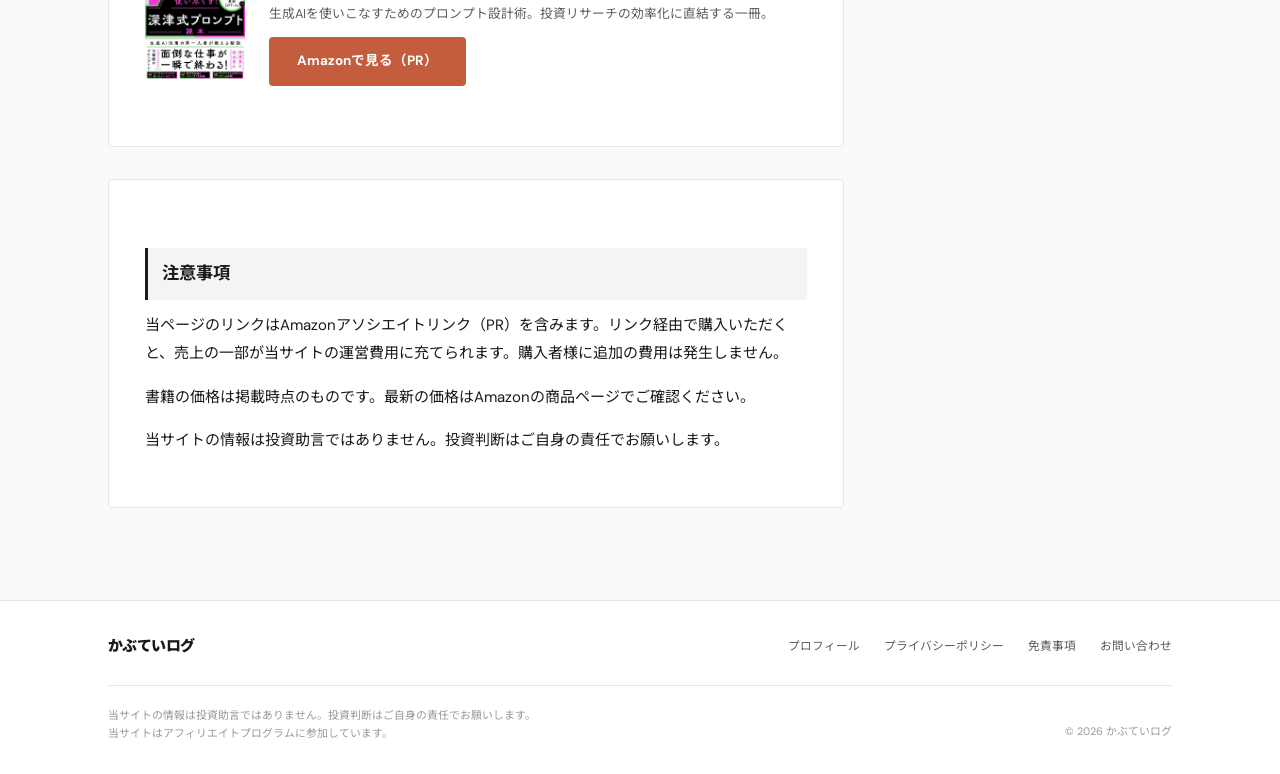
<file: pages/books.html>
<!DOCTYPE html>
<html lang="ja">
<head>
  <meta charset="UTF-8">
<!-- Google tag (gtag.js) -->
<script async src="https://www.googletagmanager.com/gtag/js?id=G-EWL6D0J2PX"></script>
<script>
  window.dataLayer = window.dataLayer || [];
  function gtag(){dataLayer.push(arguments);}
  gtag('js', new Date());
  gtag('config', 'G-EWL6D0J2PX');
</script>
  <meta name="viewport" content="width=device-width, initial-scale=1.0">
  <meta name="description" content="投資力と生成AI活用力を同時に高める！ファンダメンタル分析の基礎が学べる一冊と、生成AIを投資リサーチに活かすためのプロンプト術の一冊を厳選紹介。">
  <meta name="keywords" content="投資 おすすめ本, ファンダメンタル投資, 生成AI, ChatGPT, プロンプト, 株式投資, 書籍レビュー">
  <meta property="og:title" content="投資力と生成AI活用力を高めるおすすめ書籍2選｜かぶていログ">
  <meta property="og:description" content="投資力と生成AI活用力を同時に高める！ファンダメンタル分析の基礎が学べる一冊と、生成AIを投資リサーチに活かすためのプロンプト術の一冊を厳選紹介。">
  <meta property="og:type" content="website">
  <meta property="og:url" content="https://kabutei-blog.vercel.app/pages/books.html">
  <meta property="og:image" content="https://kabutei-blog.vercel.app/images/og-books.png">
  <meta name="twitter:card" content="summary_large_image">
  <meta name="twitter:image" content="https://kabutei-blog.vercel.app/images/og-books.png">
  <meta name="twitter:site" content="@coderyuou710">
  <meta name="twitter:title" content="投資力と生成AI活用力を高めるおすすめ書籍2選｜かぶていログ">
  <meta name="twitter:description" content="投資力と生成AI活用力を同時に高める！ファンダメンタル分析の基礎が学べる一冊と、生成AIを投資リサーチに活かすためのプロンプト術の一冊を厳選紹介。">
  <link rel="canonical" href="https://kabutei-blog.vercel.app/pages/books.html">
  <link rel="preconnect" href="https://fonts.googleapis.com">
  <link rel="preconnect" href="https://fonts.gstatic.com" crossorigin>
  <link href="https://fonts.googleapis.com/css2?family=Noto+Sans+JP:wght@400;500;700;900&family=DM+Sans:ital,wght@0,400;0,500;0,700;1,400&display=swap" rel="stylesheet">
  <link rel="stylesheet" href="../css/style.css">
  <title>投資力と生成AI活用力を高めるおすすめ書籍2選｜かぶていログ</title>
<script async src="https://pagead2.googlesyndication.com/pagead/js/adsbygoogle.js?client=ca-pub-1260227921393727" crossorigin="anonymous"></script>
</head>
<body>

  <header class="header">
    <div class="header-inner">
      <a href="../index.html" class="logo"><img src="../images/profile-icon.webp" alt="" class="logo-icon">かぶていログ</a>
      <nav class="global-nav" id="globalNav">
        <a href="../index.html">ホーム</a>
        <a href="stocks.html">株式投資</a>
        <a href="crypto.html">仮想通貨</a>
        <a href="exchanges.html">取引所比較</a>
        <a href="books.html" class="current">おすすめ本</a>
      </nav>
      <div class="header-right">
        <a href="about.html" class="header-about">About</a>
        <button class="menu-toggle" id="menuToggle" aria-label="メニュー">Menu</button>
      </div>
    </div>
  </header>

  <main>
    <div class="content-wrap">
      <div class="content-main">

        <div class="page-header">
          <h1 style="font-size:1.6rem;font-weight:900;letter-spacing:-0.02em;margin-bottom:6px;">投資力と生成AI活用力を同時に高める！おすすめ書籍2選</h1>
          <p>投資で成果を出すために本当に役立った2冊を厳選して紹介します。</p>
        </div>

        <!-- ========== 目次 ========== -->
        <div class="toc">
          <p class="toc-title">目次</p>
          <ol class="toc-list">
            <li><a href="#sec-intro">はじめに</a></li>
            <li><a href="#sec-book1">1冊目：ファンダメンタル投資の教科書</a></li>
            <li><a href="#sec-book2">2冊目：深津式プロンプト読本</a></li>
            <li><a href="#sec-summary">まとめ ── 2つのスキルを掛け合わせる</a></li>
            <li><a href="#sec-links">紹介書籍リンク</a></li>
            <li><a href="#sec-notice">注意事項</a></li>
          </ol>
        </div>

        <!-- ========== はじめに ========== -->
        <div class="article-content">
          <h2 id="sec-intro">はじめに</h2>
          <p>投資で成果を出すには、<strong>「企業分析の知識」</strong>と<strong>「情報収集の効率化」</strong>が欠かせません。</p>
          <p>どれだけ良い銘柄に出会っても、その企業の財務状況を正しく読み解けなければ、本当に「買い」なのかを判断できません。また、膨大な情報が飛び交う現代では、必要な情報を素早く集めて整理する力がなければ、チャンスを逃してしまいます。</p>
          <p>今回は、この2つの力を身につけるためにおすすめの書籍を2冊ご紹介します。<br>1冊目は<strong>財務を読み解く力</strong>、2冊目は<strong>生成AIを活用したリサーチ力</strong>を高めてくれる内容です。</p>
        </div>

        <!-- ========== 1冊目 ========== -->
        <div class="article-content">
          <h2 id="sec-book1">1冊目：ファンダメンタル投資の教科書</h2>

          <div class="book-card">
            <img src="../images/book-fundamental.jpg" alt="ファンダメンタル投資の教科書" class="book-cover">
            <div class="book-info">
              <h3>株を買うなら最低限知っておきたい ファンダメンタル投資の教科書 改訂版</h3>
              <p class="book-price">1,870円（税込）</p>
              <a href="https://amzn.to/45mQgaw" class="affiliate-btn" target="_blank" rel="noopener noreferrer">Amazonで見る（PR）</a>
            </div>
          </div>

          <h3>この本をおすすめする理由</h3>
          <p>ファンダメンタル分析とは、企業の財務状況や業績をもとに投資判断を行う手法です。PER、PBR、ROEといった指標の名前は聞いたことがあっても、<strong>実際にどう使えばいいのかわからない</strong>という方は多いのではないでしょうか。</p>
          <p>この書籍では、簿記や会計の専門知識がなくても理解できるように、財務諸表の読み方が丁寧に解説されています。「なんとなく株を買っている」状態から脱却し、<strong>根拠を持って投資判断ができる</strong>ようになるための一冊です。</p>

          <h3>本書の特徴</h3>
          <ul>
            <li><strong>初心者にも優しい構成</strong> ── 専門用語の説明から始まり、段階的に理解を深められる構成になっています。「会社四季報」の活用方法から「決算短信」の見方まで、実践的な内容が網羅されています</li>
            <li><strong>日本株だけでなく米国株にも応用可能</strong> ── 本書は日本株を中心に解説されていますが、財務諸表の基本的な見方は世界共通です。この本で学んだ知識は、米国株投資にもそのまま活かすことができます</li>
            <li><strong>実際の企業の決算を使った解説</strong> ── 架空の例ではなく、実際の企業の財務データを使って解説しているため、読み終わった後すぐに自分で分析を始められます</li>
          </ul>

          <h3>こんな方におすすめ</h3>
          <ul>
            <li>個別株投資を始めたいけれど、銘柄選びの基準がわからない方</li>
            <li>決算発表のニュースを見ても、良し悪しの判断ができない方</li>
            <li>インデックス投資だけでなく、個別株にも挑戦したい方</li>
            <li>PER・PBR・ROEなどの指標を、感覚ではなく根拠をもって使いたい方</li>
          </ul>

          <div style="text-align:center;margin-top:24px;">
            <a href="https://amzn.to/45mQgaw" class="affiliate-btn" target="_blank" rel="noopener noreferrer">Amazonで詳細を見る（PR）</a>
          </div>
        </div>

        <!-- ========== 2冊目 ========== -->
        <div class="article-content">
          <h2 id="sec-book2">2冊目：深津式プロンプト読本</h2>

          <div class="book-card">
            <img src="../images/book-prompt.jpg" alt="深津式プロンプト読本" class="book-cover">
            <div class="book-info">
              <h3>ChatGPTを使い尽くす！ 深津式プロンプト読本</h3>
              <p class="book-price">2,640円（税込）</p>
              <a href="https://amzn.to/49hGyHQ" class="affiliate-btn" target="_blank" rel="noopener noreferrer">Amazonで見る（PR）</a>
            </div>
          </div>

          <h3>この本をおすすめする理由</h3>
          <p>生成AIは急速に普及していますが、<strong>「思ったような回答が得られない」</strong>という声もよく聞きます。その原因の多くは、AIへの指示の出し方（プロンプト）にあります。</p>
          <p>この書籍では、noteのCXOである深津貴之氏が考案した<strong>「深津式プロンプト」</strong>を学ぶことができます。明確な構造でAIに指示を出すことで、より精度の高い回答を引き出せるようになります。</p>

          <h3>本書の特徴</h3>
          <ul>
            <li><strong>体系的なプロンプト設計が学べる</strong> ── 深津式プロンプトでは、「役割の明確化」「制約条件の設定」「入力と出力の明示」といった要素を組み合わせます。この型を覚えることで、どんな場面でも応用が効くようになります</li>
            <li><strong>実践的なテンプレートが豊富</strong> ── 文章作成、要約、リサーチなど、さまざまな用途に使えるテンプレートが紹介されています。すぐに試せる具体例が多いので、読んだその日から実践できます</li>
          </ul>

          <h3>投資への活用方法</h3>
          <p>一見すると投資と関係なさそうに思えるかもしれませんが、<strong>生成AIの活用スキルは投資にも大いに役立ちます。</strong></p>
          <ul>
            <li><strong>リサーチの効率化</strong> ── 企業分析や業界動向の調査を生成AIに手伝ってもらうことで、情報収集のスピードが格段に上がります。1冊目で学んだファンダメンタル分析の知識と組み合わせれば、企業の決算書を効率的に読み解くことも可能です</li>
            <li><strong>情報の整理と要約</strong> ── 決算資料やアナリストレポートなど、膨大な情報を効率的に整理・要約できるようになります。重要なポイントだけを素早く抜き出せるので、意思決定のスピードが上がります</li>
            <li><strong>仮説の検証</strong> ── 投資アイデアについて、さまざまな角度から検討する際のブレインストーミング相手として活用できます。「この銘柄のリスクは？」「この業界の今後の見通しは？」といった問いかけに、AIが網羅的に回答してくれます</li>
          </ul>

          <h3>こんな方におすすめ</h3>
          <ul>
            <li>ChatGPTを使っているけれど、いまいち使いこなせていない方</li>
            <li>生成AIを投資の情報収集に活かしたい方</li>
            <li>効率的なリサーチ方法を身につけたい方</li>
            <li>AIを使って決算書の分析やレポート作成を効率化したい方</li>
          </ul>

          <div style="text-align:center;margin-top:24px;">
            <a href="https://amzn.to/49hGyHQ" class="affiliate-btn" target="_blank" rel="noopener noreferrer">Amazonで詳細を見る（PR）</a>
          </div>
        </div>

        <!-- ========== まとめ ========== -->
        <div class="article-content">
          <h2 id="sec-summary">まとめ ── 2つのスキルを掛け合わせる</h2>
          <table class="comparison-table">
            <thead>
              <tr>
                <th>書籍</th>
                <th>身につくスキル</th>
                <th>投資への効果</th>
              </tr>
            </thead>
            <tbody>
              <tr>
                <td><strong>ファンダメンタル投資の教科書</strong></td>
                <td>企業の財務分析力</td>
                <td>根拠のある銘柄選定ができる</td>
              </tr>
              <tr>
                <td><strong>深津式プロンプト読本</strong></td>
                <td>生成AIを活用した情報収集力</td>
                <td>リサーチの速度と質が向上する</td>
              </tr>
            </tbody>
          </table>
          <p><strong>「財務分析」と「情報収集の効率化」</strong>。この2つのスキルを組み合わせることで、投資の質は大きく向上します。</p>
          <p>例えば、気になる銘柄を見つけたら ──</p>
          <ol>
            <li>まず1冊目の知識で決算書を読み、PERやROEなどの指標をチェック</li>
            <li>次に2冊目のプロンプト術で、AIに業界動向や競合比較を素早くリサーチさせる</li>
            <li>両方の情報を総合して、根拠のある投資判断を下す</li>
          </ol>
          <p>このサイクルを回せるようになれば、「なんとなく」の投資から卒業できます。</p>
          <p>どちらも初心者にわかりやすい内容なので、これから投資を本格的に学び始める方にもおすすめです。ぜひ手に取ってみてください。</p>
        </div>

        <!-- ========== 書籍リンクまとめ ========== -->
        <div class="article-content">
          <h2 id="sec-links">紹介書籍リンク</h2>
          <div class="book-card">
            <img src="../images/book-fundamental.jpg" alt="ファンダメンタル投資の教科書" class="book-cover">
            <div class="book-info">
              <h3>ファンダメンタル投資の教科書 改訂版</h3>
              <p>企業の財務分析力を身につける一冊。PER・PBR・ROEの使い方から決算書の読み方まで。</p>
              <a href="https://amzn.to/45mQgaw" class="affiliate-btn" target="_blank" rel="noopener noreferrer">Amazonで見る（PR）</a>
            </div>
          </div>
          <div class="book-card">
            <img src="../images/book-prompt.jpg" alt="深津式プロンプト読本" class="book-cover">
            <div class="book-info">
              <h3>深津式プロンプト読本</h3>
              <p>生成AIを使いこなすためのプロンプト設計術。投資リサーチの効率化に直結する一冊。</p>
              <a href="https://amzn.to/49hGyHQ" class="affiliate-btn" target="_blank" rel="noopener noreferrer">Amazonで見る（PR）</a>
            </div>
          </div>
        </div>

        <!-- ========== 注意事項 ========== -->
        <div class="article-content">
          <h2 id="sec-notice">注意事項</h2>
          <p>当ページのリンクはAmazonアソシエイトリンク（PR）を含みます。リンク経由で購入いただくと、売上の一部が当サイトの運営費用に充てられます。購入者様に追加の費用は発生しません。</p>
          <p>書籍の価格は掲載時点のものです。最新の価格はAmazonの商品ページでご確認ください。</p>
          <p>当サイトの情報は投資助言ではありません。投資判断はご自身の責任でお願いします。</p>
        </div>

      </div>

      <!-- サイドバー -->
      <aside class="sidebar">

        <div class="sidebar-profile">
          <img src="../images/profile-icon.webp" alt="かぶてい" class="sidebar-profile-img">
          <p class="sidebar-profile-name">かぶてい</p>
          <p class="sidebar-profile-desc">高校生から投資を始めて投資歴8年。米国株と仮想通貨を中心にトレードしています。</p>
          <a href="https://x.com/coderyuou710" class="sidebar-x" target="_blank" rel="noopener noreferrer">X（Twitter）をフォロー</a>
        </div>

        <div class="sidebar-block">
          <h3 class="sidebar-heading">カテゴリ</h3>
          <ul class="sidebar-cat-list">
            <li><a href="stocks.html"><span>株式投資</span></a></li>
            <li><a href="crypto.html"><span>仮想通貨</span></a></li>
            <li><a href="exchanges.html"><span>取引所比較</span></a></li>
            <li><a href="books.html"><span>おすすめ本</span></a></li>
          </ul>
        </div>

        <div class="sidebar-block">
          <h3 class="sidebar-heading">紹介書籍</h3>
          <ol class="sidebar-ranking">
            <li><a href="https://amzn.to/45mQgaw" target="_blank" rel="noopener noreferrer">ファンダメンタル投資の教科書</a></li>
            <li><a href="https://amzn.to/49hGyHQ" target="_blank" rel="noopener noreferrer">深津式プロンプト読本</a></li>
          </ol>
        </div>

        <div class="sidebar-block">
          <h3 class="sidebar-heading">おすすめ取引所</h3>
          <ol class="sidebar-ranking">
            <li><a href="https://s.binance.com/aZtj0nF8?ref=GRO_40299_K24UQ" target="_blank" rel="noopener noreferrer">Binance</a></li>
            <li><a href="https://promote.mexc.com/r/Giqed5WFpd" target="_blank" rel="noopener noreferrer">MEXC</a></li>
            <li><a href="https://www.bitget.com/ja/referral/register?clacCode=11K2AJ8R&from=%2Fja%2Fevents%2Freferral-all-program&source=events&utmSource=PremierInviter" target="_blank" rel="noopener noreferrer">Bitget</a></li>
          </ol>
        </div>

        <a href="https://promote.mexc.com/r/Giqed5WFpd" class="pr-banner" target="_blank" rel="noopener noreferrer">
          <span class="pr-banner-label">PR</span>
          <p class="pr-banner-title">MEXC ── 手数料0%の取引所</p>
          <p class="pr-banner-desc">現物手数料0%・最大500倍レバレッジ。筆者が3年以上メインで使用中。</p>
          <span class="pr-banner-btn">無料で口座開設する</span>
        </a>

      </aside>
    </div>
  </main>

  <footer class="footer">
    <div class="footer-inner">
      <div class="footer-top">
        <a href="../index.html" class="footer-logo">かぶていログ</a>
        <nav class="footer-nav">
          <a href="about.html">プロフィール</a>
          <a href="privacy.html">プライバシーポリシー</a>
          <a href="disclaimer.html">免責事項</a>
          <a href="contact.html">お問い合わせ</a>
        </nav>
      </div>
      <div class="footer-bottom">
        <p class="footer-note">当サイトの情報は投資助言ではありません。投資判断はご自身の責任でお願いします。<br>当サイトはアフィリエイトプログラムに参加しています。</p>
        <p class="footer-copy">&copy; 2026 かぶていログ</p>
      </div>
    </div>
  </footer>
  <script src="../js/main.js"></script>
</body>
</html>
</file>
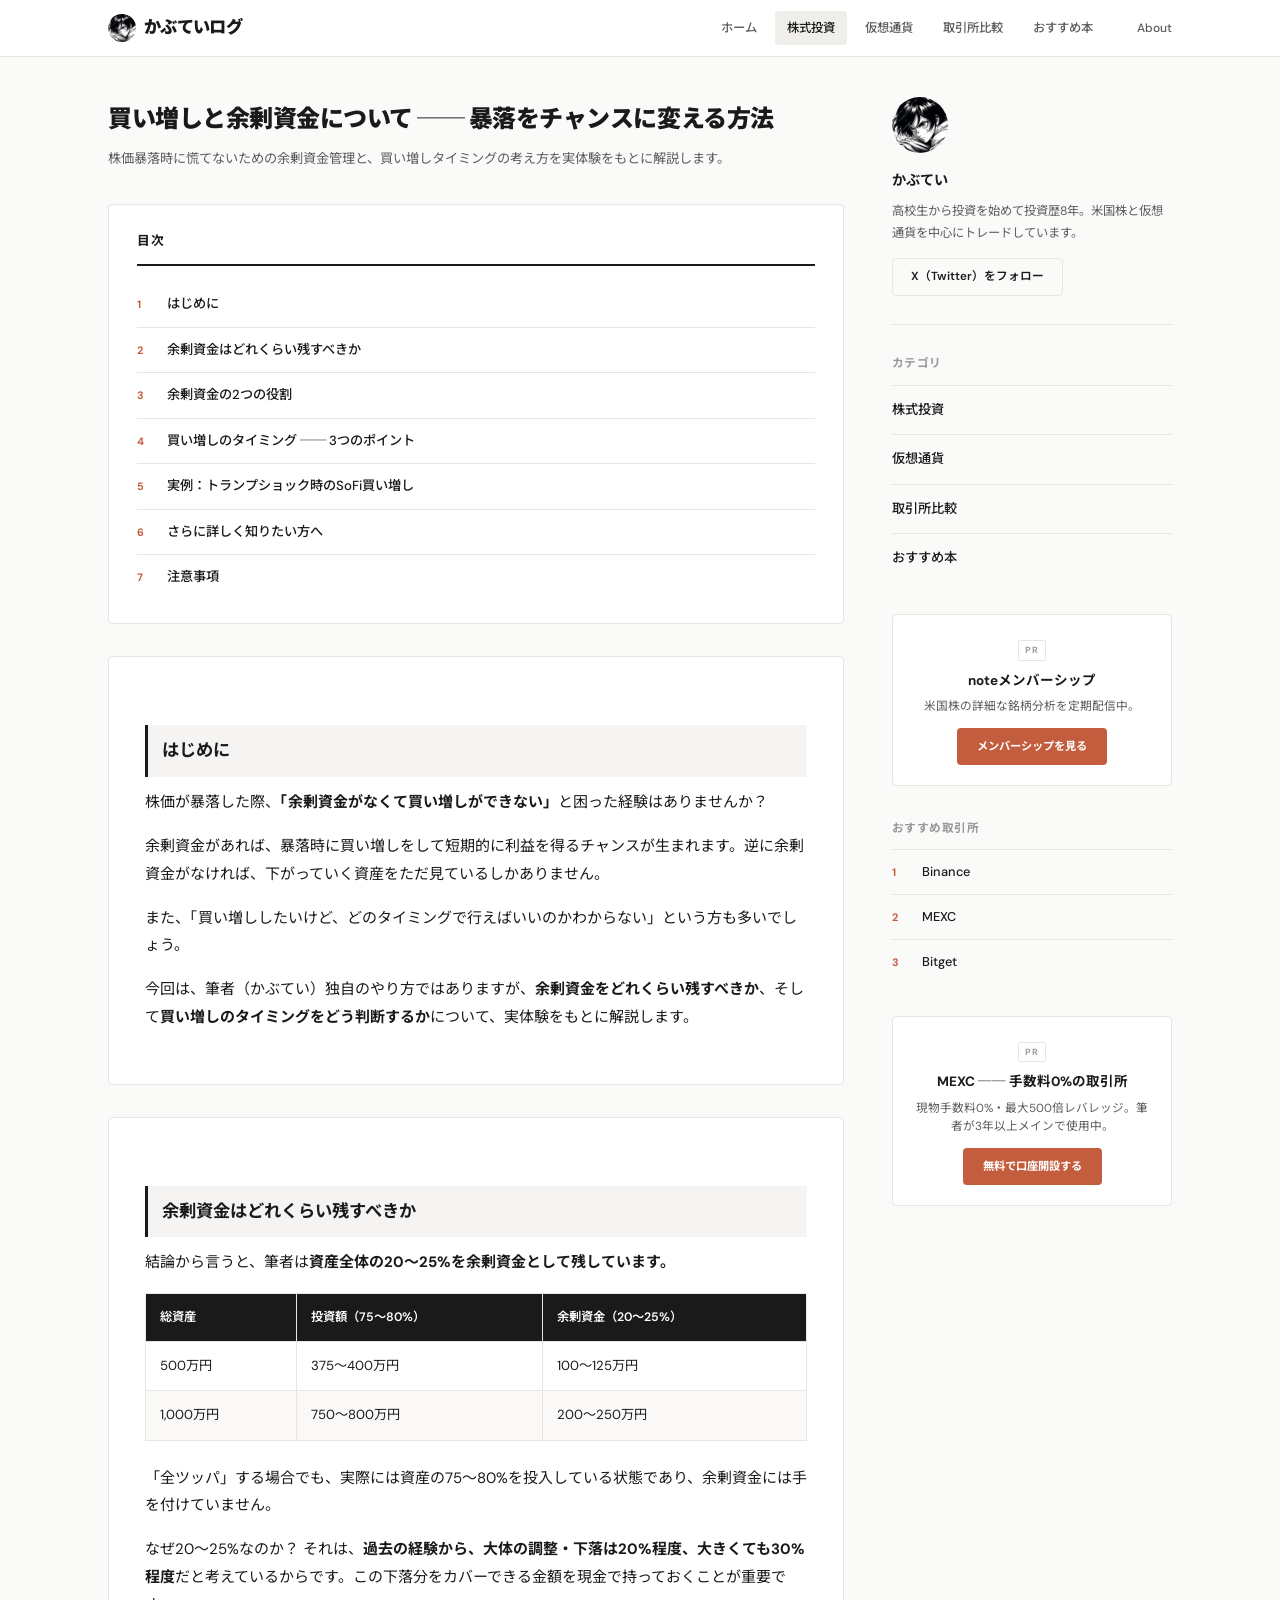
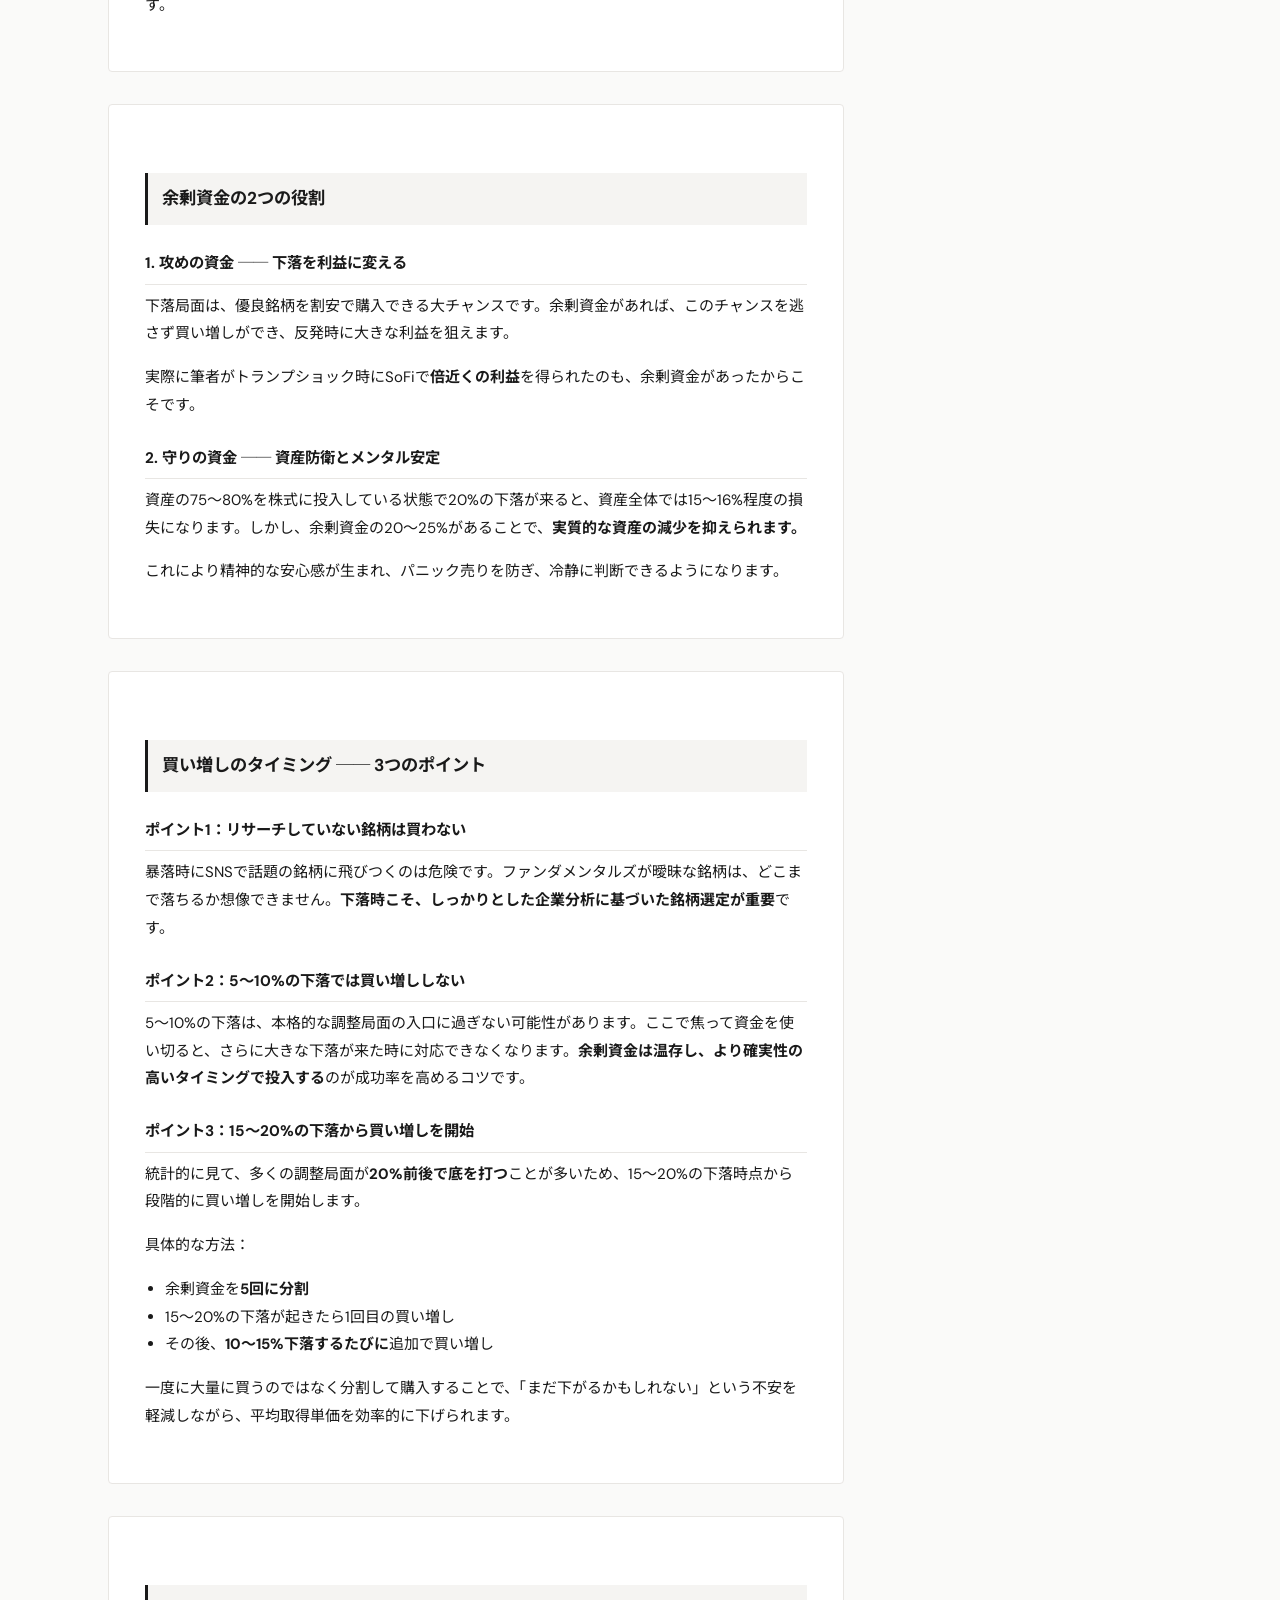
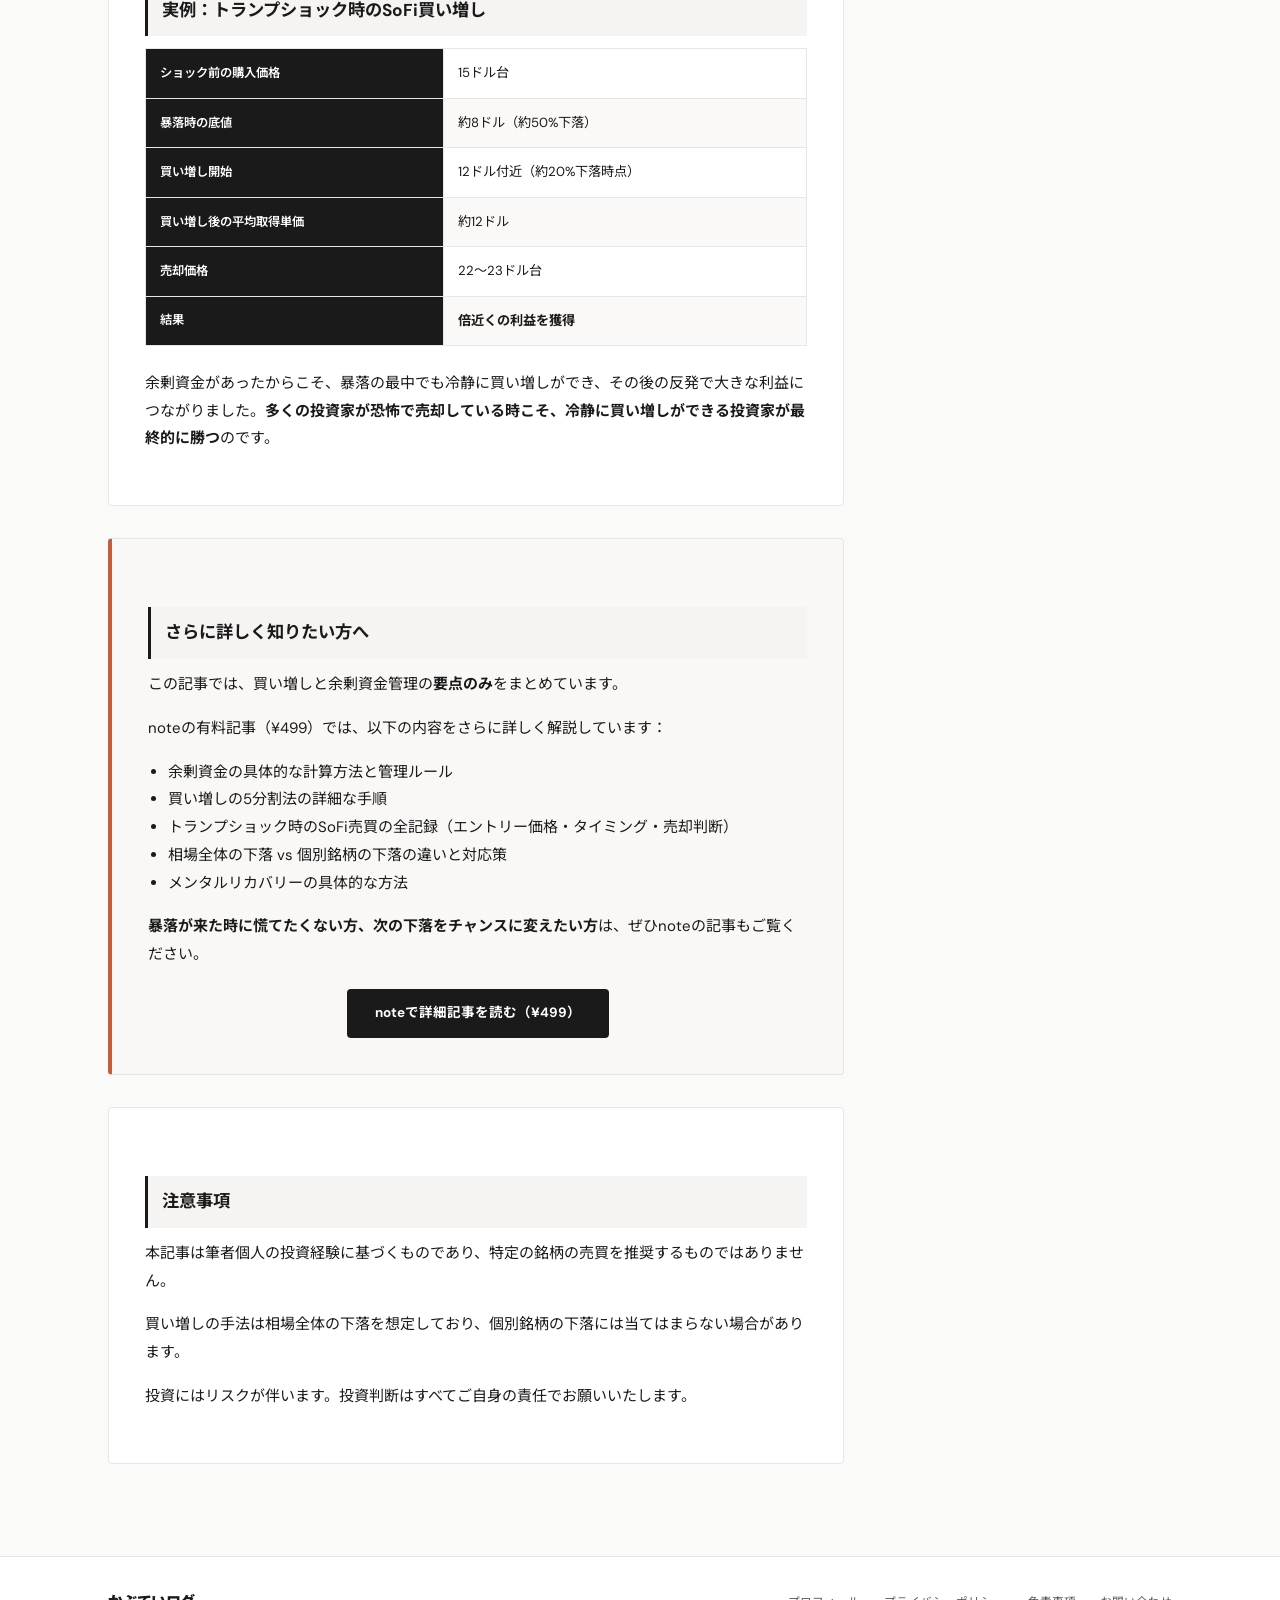
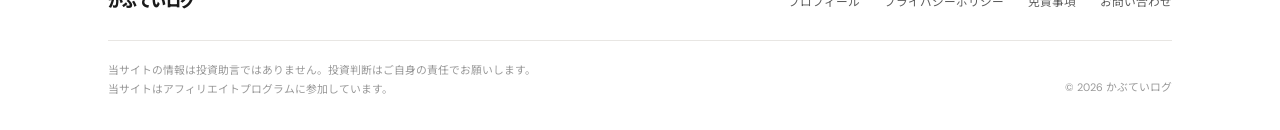
<file: pages/buying-dips.html>
<!DOCTYPE html>
<html lang="ja">
<head>
  <meta charset="UTF-8">
<!-- Google tag (gtag.js) -->
<script async src="https://www.googletagmanager.com/gtag/js?id=G-EWL6D0J2PX"></script>
<script>
  window.dataLayer = window.dataLayer || [];
  function gtag(){dataLayer.push(arguments);}
  gtag('js', new Date());
  gtag('config', 'G-EWL6D0J2PX');
</script>
  <meta name="viewport" content="width=device-width, initial-scale=1.0">
  <meta name="description" content="暴落時の買い増しタイミングと余剰資金の管理方法を解説。資産の何%を余剰資金として残すべきか、何%下落したら買い増すべきかを実体験をもとに紹介。">
  <meta name="keywords" content="買い増し, 余剰資金, 暴落, 株式投資, 投資戦略, ナンピン, 米国株">
  <meta property="og:title" content="買い増しと余剰資金について｜暴落をチャンスに変える方法｜かぶていログ">
  <meta property="og:description" content="暴落時の買い増しタイミングと余剰資金の管理方法を解説。実体験をもとに紹介。">
  <meta property="og:type" content="article">
  <meta property="og:url" content="https://kabutei-blog.vercel.app/pages/buying-dips.html">
  <meta property="og:image" content="https://kabutei-blog.vercel.app/images/og-buying-dips.png">
  <meta name="twitter:card" content="summary_large_image">
  <meta name="twitter:image" content="https://kabutei-blog.vercel.app/images/og-buying-dips.png">
  <meta name="twitter:site" content="@coderyuou710">
  <meta name="twitter:title" content="買い増しと余剰資金について｜かぶていログ">
  <meta name="twitter:description" content="暴落時の買い増しタイミングと余剰資金の管理方法を実体験をもとに解説。">
  <link rel="canonical" href="https://kabutei-blog.vercel.app/pages/buying-dips.html">
  <link rel="preconnect" href="https://fonts.googleapis.com">
  <link rel="preconnect" href="https://fonts.gstatic.com" crossorigin>
  <link href="https://fonts.googleapis.com/css2?family=Noto+Sans+JP:wght@400;500;700;900&family=DM+Sans:ital,wght@0,400;0,500;0,700;1,400&display=swap" rel="stylesheet">
  <link rel="stylesheet" href="../css/style.css">
  <title>買い増しと余剰資金について｜暴落をチャンスに変える方法｜かぶていログ</title>
<script async src="https://pagead2.googlesyndication.com/pagead/js/adsbygoogle.js?client=ca-pub-1260227921393727" crossorigin="anonymous"></script>
</head>
<body>

  <header class="header">
    <div class="header-inner">
      <a href="../index.html" class="logo"><img src="../images/profile-icon.webp" alt="" class="logo-icon">かぶていログ</a>
      <nav class="global-nav" id="globalNav">
        <a href="../index.html">ホーム</a>
        <a href="stocks.html" class="current">株式投資</a>
        <a href="crypto.html">仮想通貨</a>
        <a href="exchanges.html">取引所比較</a>
        <a href="books.html">おすすめ本</a>
      </nav>
      <div class="header-right">
        <a href="about.html" class="header-about">About</a>
        <button class="menu-toggle" id="menuToggle" aria-label="メニュー">Menu</button>
      </div>
    </div>
  </header>

  <main>
    <div class="content-wrap">
      <div class="content-main">

        <div class="page-header">
          <h1 style="font-size:1.6rem;font-weight:900;letter-spacing:-0.02em;margin-bottom:6px;">買い増しと余剰資金について ── 暴落をチャンスに変える方法</h1>
          <p>株価暴落時に慌てないための余剰資金管理と、買い増しタイミングの考え方を実体験をもとに解説します。</p>
        </div>

        <!-- ========== 目次 ========== -->
        <div class="toc">
          <p class="toc-title">目次</p>
          <ol class="toc-list">
            <li><a href="#sec-intro">はじめに</a></li>
            <li><a href="#sec-reserve">余剰資金はどれくらい残すべきか</a></li>
            <li><a href="#sec-role">余剰資金の2つの役割</a></li>
            <li><a href="#sec-timing">買い増しのタイミング ── 3つのポイント</a></li>
            <li><a href="#sec-example">実例：トランプショック時のSoFi買い増し</a></li>
            <li><a href="#sec-note">さらに詳しく知りたい方へ</a></li>
            <li><a href="#sec-notice">注意事項</a></li>
          </ol>
        </div>

        <!-- ========== はじめに ========== -->
        <div class="article-content">
          <h2 id="sec-intro">はじめに</h2>
          <p>株価が暴落した際、<strong>「余剰資金がなくて買い増しができない」</strong>と困った経験はありませんか？</p>
          <p>余剰資金があれば、暴落時に買い増しをして短期的に利益を得るチャンスが生まれます。逆に余剰資金がなければ、下がっていく資産をただ見ているしかありません。</p>
          <p>また、「買い増ししたいけど、どのタイミングで行えばいいのかわからない」という方も多いでしょう。</p>
          <p>今回は、筆者（かぶてい）独自のやり方ではありますが、<strong>余剰資金をどれくらい残すべきか</strong>、そして<strong>買い増しのタイミングをどう判断するか</strong>について、実体験をもとに解説します。</p>
        </div>

        <!-- ========== 余剰資金 ========== -->
        <div class="article-content">
          <h2 id="sec-reserve">余剰資金はどれくらい残すべきか</h2>
          <p>結論から言うと、筆者は<strong>資産全体の20〜25%を余剰資金として残しています。</strong></p>
          <table class="comparison-table">
            <thead>
              <tr>
                <th>総資産</th>
                <th>投資額（75〜80%）</th>
                <th>余剰資金（20〜25%）</th>
              </tr>
            </thead>
            <tbody>
              <tr>
                <td>500万円</td>
                <td>375〜400万円</td>
                <td>100〜125万円</td>
              </tr>
              <tr>
                <td>1,000万円</td>
                <td>750〜800万円</td>
                <td>200〜250万円</td>
              </tr>
            </tbody>
          </table>
          <p>「全ツッパ」する場合でも、実際には資産の75〜80%を投入している状態であり、余剰資金には手を付けていません。</p>
          <p>なぜ20〜25%なのか？ それは、<strong>過去の経験から、大体の調整・下落は20%程度、大きくても30%程度</strong>だと考えているからです。この下落分をカバーできる金額を現金で持っておくことが重要です。</p>
        </div>

        <!-- ========== 役割 ========== -->
        <div class="article-content">
          <h2 id="sec-role">余剰資金の2つの役割</h2>
          <h3>1. 攻めの資金 ── 下落を利益に変える</h3>
          <p>下落局面は、優良銘柄を割安で購入できる大チャンスです。余剰資金があれば、このチャンスを逃さず買い増しができ、反発時に大きな利益を狙えます。</p>
          <p>実際に筆者がトランプショック時にSoFiで<strong>倍近くの利益</strong>を得られたのも、余剰資金があったからこそです。</p>

          <h3>2. 守りの資金 ── 資産防衛とメンタル安定</h3>
          <p>資産の75〜80%を株式に投入している状態で20%の下落が来ると、資産全体では15〜16%程度の損失になります。しかし、余剰資金の20〜25%があることで、<strong>実質的な資産の減少を抑えられます。</strong></p>
          <p>これにより精神的な安心感が生まれ、パニック売りを防ぎ、冷静に判断できるようになります。</p>
        </div>

        <!-- ========== 買い増しタイミング ========== -->
        <div class="article-content">
          <h2 id="sec-timing">買い増しのタイミング ── 3つのポイント</h2>

          <h3>ポイント1：リサーチしていない銘柄は買わない</h3>
          <p>暴落時にSNSで話題の銘柄に飛びつくのは危険です。ファンダメンタルズが曖昧な銘柄は、どこまで落ちるか想像できません。<strong>下落時こそ、しっかりとした企業分析に基づいた銘柄選定が重要</strong>です。</p>

          <h3>ポイント2：5〜10%の下落では買い増ししない</h3>
          <p>5〜10%の下落は、本格的な調整局面の入口に過ぎない可能性があります。ここで焦って資金を使い切ると、さらに大きな下落が来た時に対応できなくなります。<strong>余剰資金は温存し、より確実性の高いタイミングで投入する</strong>のが成功率を高めるコツです。</p>

          <h3>ポイント3：15〜20%の下落から買い増しを開始</h3>
          <p>統計的に見て、多くの調整局面が<strong>20%前後で底を打つ</strong>ことが多いため、15〜20%の下落時点から段階的に買い増しを開始します。</p>
          <p>具体的な方法：</p>
          <ul>
            <li>余剰資金を<strong>5回に分割</strong></li>
            <li>15〜20%の下落が起きたら1回目の買い増し</li>
            <li>その後、<strong>10〜15%下落するたびに</strong>追加で買い増し</li>
          </ul>
          <p>一度に大量に買うのではなく分割して購入することで、「まだ下がるかもしれない」という不安を軽減しながら、平均取得単価を効率的に下げられます。</p>
        </div>

        <!-- ========== 実例 ========== -->
        <div class="article-content">
          <h2 id="sec-example">実例：トランプショック時のSoFi買い増し</h2>
          <table class="comparison-table">
            <tbody>
              <tr>
                <th>ショック前の購入価格</th>
                <td>15ドル台</td>
              </tr>
              <tr>
                <th>暴落時の底値</th>
                <td>約8ドル（約50%下落）</td>
              </tr>
              <tr>
                <th>買い増し開始</th>
                <td>12ドル付近（約20%下落時点）</td>
              </tr>
              <tr>
                <th>買い増し後の平均取得単価</th>
                <td>約12ドル</td>
              </tr>
              <tr>
                <th>売却価格</th>
                <td>22〜23ドル台</td>
              </tr>
              <tr>
                <th>結果</th>
                <td><strong>倍近くの利益を獲得</strong></td>
              </tr>
            </tbody>
          </table>
          <p>余剰資金があったからこそ、暴落の最中でも冷静に買い増しができ、その後の反発で大きな利益につながりました。<strong>多くの投資家が恐怖で売却している時こそ、冷静に買い増しができる投資家が最終的に勝つ</strong>のです。</p>
        </div>

        <!-- ========== note誘導 ========== -->
        <div class="article-content" style="background:#f9f8f6;border-left:4px solid var(--c-accent);">
          <h2 id="sec-note">さらに詳しく知りたい方へ</h2>
          <p>この記事では、買い増しと余剰資金管理の<strong>要点のみ</strong>をまとめています。</p>
          <p>noteの有料記事（¥499）では、以下の内容をさらに詳しく解説しています：</p>
          <ul>
            <li>余剰資金の具体的な計算方法と管理ルール</li>
            <li>買い増しの5分割法の詳細な手順</li>
            <li>トランプショック時のSoFi売買の全記録（エントリー価格・タイミング・売却判断）</li>
            <li>相場全体の下落 vs 個別銘柄の下落の違いと対応策</li>
            <li>メンタルリカバリーの具体的な方法</li>
          </ul>
          <p><strong>暴落が来た時に慌てたくない方、次の下落をチャンスに変えたい方</strong>は、ぜひnoteの記事もご覧ください。</p>
          <div style="text-align:center;margin-top:20px;">
            <a href="https://note.com/coderyuou710/n/n4f977cefb446" class="affiliate-btn" style="background:#1a1a1a;" target="_blank" rel="noopener noreferrer">noteで詳細記事を読む（¥499）</a>
          </div>
        </div>

        <!-- ========== 注意事項 ========== -->
        <div class="article-content">
          <h2 id="sec-notice">注意事項</h2>
          <p>本記事は筆者個人の投資経験に基づくものであり、特定の銘柄の売買を推奨するものではありません。</p>
          <p>買い増しの手法は相場全体の下落を想定しており、個別銘柄の下落には当てはまらない場合があります。</p>
          <p>投資にはリスクが伴います。投資判断はすべてご自身の責任でお願いいたします。</p>
        </div>

      </div>

      <!-- サイドバー -->
      <aside class="sidebar">

        <div class="sidebar-profile">
          <img src="../images/profile-icon.webp" alt="かぶてい" class="sidebar-profile-img">
          <p class="sidebar-profile-name">かぶてい</p>
          <p class="sidebar-profile-desc">高校生から投資を始めて投資歴8年。米国株と仮想通貨を中心にトレードしています。</p>
          <a href="https://x.com/coderyuou710" class="sidebar-x" target="_blank" rel="noopener noreferrer">X（Twitter）をフォロー</a>
        </div>

        <div class="sidebar-block">
          <h3 class="sidebar-heading">カテゴリ</h3>
          <ul class="sidebar-cat-list">
            <li><a href="stocks.html"><span>株式投資</span></a></li>
            <li><a href="crypto.html"><span>仮想通貨</span></a></li>
            <li><a href="exchanges.html"><span>取引所比較</span></a></li>
            <li><a href="books.html"><span>おすすめ本</span></a></li>
          </ul>
        </div>

        <a href="https://note.com/coderyuou710" class="pr-banner" target="_blank" rel="noopener noreferrer">
          <span class="pr-banner-label">PR</span>
          <p class="pr-banner-title">noteメンバーシップ</p>
          <p class="pr-banner-desc">米国株の詳細な銘柄分析を定期配信中。</p>
          <span class="pr-banner-btn">メンバーシップを見る</span>
        </a>

        <div class="sidebar-block">
          <h3 class="sidebar-heading">おすすめ取引所</h3>
          <ol class="sidebar-ranking">
            <li><a href="https://s.binance.com/aZtj0nF8?ref=GRO_40299_K24UQ" target="_blank" rel="noopener noreferrer">Binance</a></li>
            <li><a href="https://promote.mexc.com/r/Giqed5WFpd" target="_blank" rel="noopener noreferrer">MEXC</a></li>
            <li><a href="https://www.bitget.com/ja/referral/register?clacCode=11K2AJ8R&from=%2Fja%2Fevents%2Freferral-all-program&source=events&utmSource=PremierInviter" target="_blank" rel="noopener noreferrer">Bitget</a></li>
          </ol>
        </div>

        <a href="https://promote.mexc.com/r/Giqed5WFpd" class="pr-banner" target="_blank" rel="noopener noreferrer">
          <span class="pr-banner-label">PR</span>
          <p class="pr-banner-title">MEXC ── 手数料0%の取引所</p>
          <p class="pr-banner-desc">現物手数料0%・最大500倍レバレッジ。筆者が3年以上メインで使用中。</p>
          <span class="pr-banner-btn">無料で口座開設する</span>
        </a>

      </aside>
    </div>
  </main>

  <footer class="footer">
    <div class="footer-inner">
      <div class="footer-top">
        <a href="../index.html" class="footer-logo">かぶていログ</a>
        <nav class="footer-nav">
          <a href="about.html">プロフィール</a>
          <a href="privacy.html">プライバシーポリシー</a>
          <a href="disclaimer.html">免責事項</a>
          <a href="contact.html">お問い合わせ</a>
        </nav>
      </div>
      <div class="footer-bottom">
        <p class="footer-note">当サイトの情報は投資助言ではありません。投資判断はご自身の責任でお願いします。<br>当サイトはアフィリエイトプログラムに参加しています。</p>
        <p class="footer-copy">&copy; 2026 かぶていログ</p>
      </div>
    </div>
  </footer>
  <script src="../js/main.js"></script>
</body>
</html>
</file>
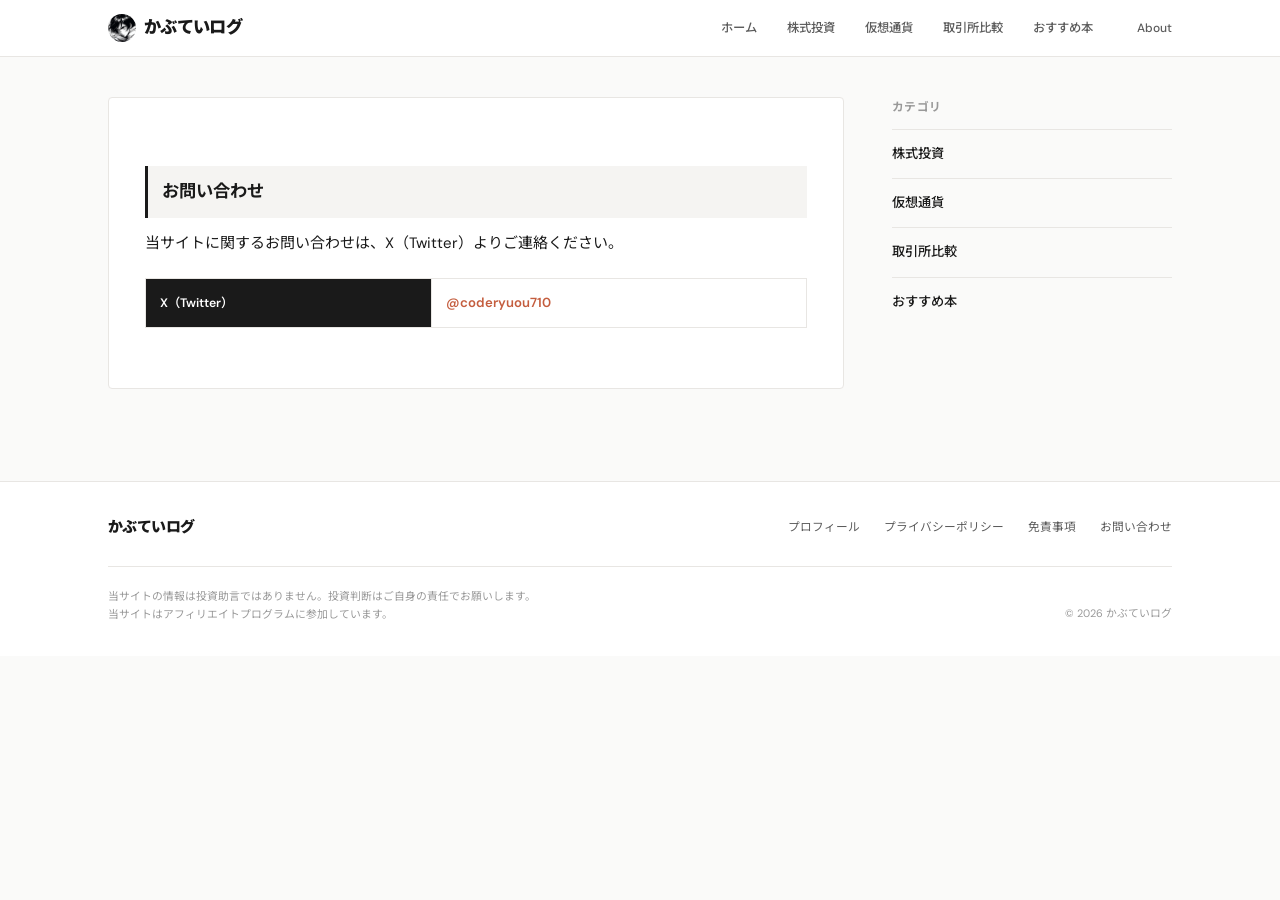
<file: pages/contact.html>
<!DOCTYPE html>
<html lang="ja">
<head>
  <meta charset="UTF-8">
<!-- Google tag (gtag.js) -->
<script async src="https://www.googletagmanager.com/gtag/js?id=G-EWL6D0J2PX"></script>
<script>
  window.dataLayer = window.dataLayer || [];
  function gtag(){dataLayer.push(arguments);}
  gtag('js', new Date());
  gtag('config', 'G-EWL6D0J2PX');
</script>
  <meta name="viewport" content="width=device-width, initial-scale=1.0">
  <meta name="description" content="かぶていログへのお問い合わせページ。ご質問やご要望はフォームまたはX（Twitter）のDMからお気軽にどうぞ。">
  <meta name="robots" content="noindex">
  <meta property="og:title" content="お問い合わせ｜かぶていログ">
  <meta property="og:description" content="かぶていログへのお問い合わせページ。ご質問やご要望はフォームまたはX（Twitter）のDMからお気軽にどうぞ。">
  <meta property="og:type" content="website">
  <meta property="og:url" content="https://kabutei-blog.vercel.app/pages/contact.html">
  <meta name="twitter:card" content="summary_large_image">
  <meta name="twitter:image" content="https://kabutei-blog.vercel.app/images/thumb-exchanges.jpg">
  <meta name="twitter:site" content="@coderyuou710">
  <meta name="twitter:title" content="お問い合わせ｜かぶていログ">
  <meta name="twitter:description" content="かぶていログへのお問い合わせページ。ご質問やご要望はフォームまたはX（Twitter）のDMからお気軽にどうぞ。">
  <link rel="canonical" href="https://kabutei-blog.vercel.app/pages/contact.html">
  <link rel="preconnect" href="https://fonts.googleapis.com">
  <link rel="preconnect" href="https://fonts.gstatic.com" crossorigin>
  <link href="https://fonts.googleapis.com/css2?family=Noto+Sans+JP:wght@400;500;700;900&family=DM+Sans:ital,wght@0,400;0,500;0,700;1,400&display=swap" rel="stylesheet">
  <link rel="stylesheet" href="../css/style.css">
  <title>お問い合わせ｜かぶていログ</title>
<script async src="https://pagead2.googlesyndication.com/pagead/js/adsbygoogle.js?client=ca-pub-1260227921393727" crossorigin="anonymous"></script>
</head>
<body>

  <header class="header">
    <div class="header-inner">
      <a href="../index.html" class="logo"><img src="../images/profile-icon.webp" alt="" class="logo-icon">かぶていログ</a>
      <nav class="global-nav" id="globalNav">
        <a href="../index.html">ホーム</a>
        <a href="stocks.html">株式投資</a>
        <a href="crypto.html">仮想通貨</a>
        <a href="exchanges.html">取引所比較</a>
        <a href="books.html">おすすめ本</a>
      </nav>
      <div class="header-right">
        <a href="about.html" class="header-about">About</a>
        <button class="menu-toggle" id="menuToggle" aria-label="メニュー">Menu</button>
      </div>
    </div>
  </header>

  <main>
    <div class="content-wrap">
      <div class="content-main">
        <div class="article-content">
          <h2>お問い合わせ</h2>
          <p>当サイトに関するお問い合わせは、X（Twitter）よりご連絡ください。</p>

          <table class="comparison-table" style="margin-top:20px;">
            <tbody>
              <tr>
                <th>X（Twitter）</th>
                <td><a href="https://x.com/coderyuou710" target="_blank" rel="noopener noreferrer" style="color:#c45d3e;font-weight:600;">@coderyuou710</a></td>
              </tr>
            </tbody>
          </table>
        </div>
      </div>

      <aside class="sidebar">
        <div class="sidebar-block">
          <h3 class="sidebar-heading">カテゴリ</h3>
          <ul class="sidebar-cat-list">
            <li><a href="stocks.html"><span>株式投資</span></a></li>
            <li><a href="crypto.html"><span>仮想通貨</span></a></li>
            <li><a href="exchanges.html"><span>取引所比較</span></a></li>
            <li><a href="books.html"><span>おすすめ本</span></a></li>
          </ul>
        </div>
      </aside>
    </div>
  </main>

  <footer class="footer">
    <div class="footer-inner">
      <div class="footer-top">
        <a href="../index.html" class="footer-logo">かぶていログ</a>
        <nav class="footer-nav">
          <a href="about.html">プロフィール</a>
          <a href="privacy.html">プライバシーポリシー</a>
          <a href="disclaimer.html">免責事項</a>
          <a href="contact.html">お問い合わせ</a>
        </nav>
      </div>
      <div class="footer-bottom">
        <p class="footer-note">当サイトの情報は投資助言ではありません。投資判断はご自身の責任でお願いします。<br>当サイトはアフィリエイトプログラムに参加しています。</p>
        <p class="footer-copy">&copy; 2026 かぶていログ</p>
      </div>
    </div>
  </footer>
  <script src="../js/main.js"></script>
</body>
</html>
</file>
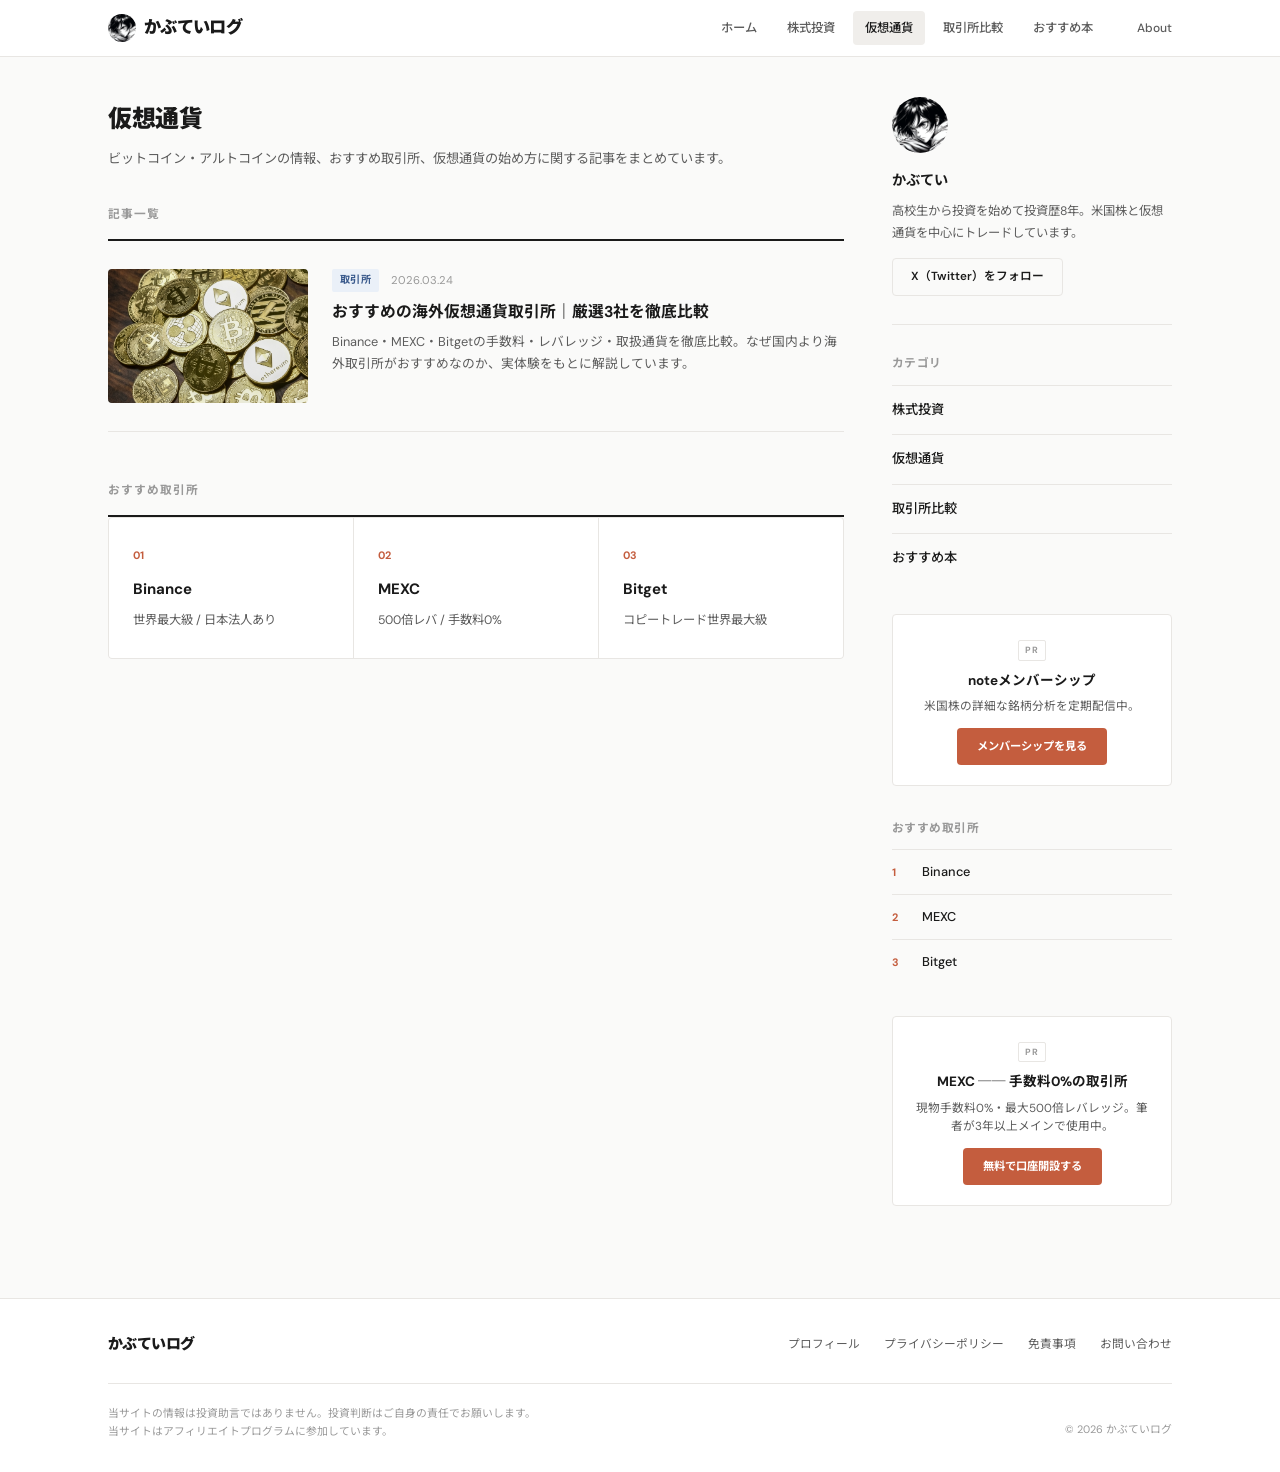
<file: pages/crypto.html>
<!DOCTYPE html>
<html lang="ja">
<head>
  <meta charset="UTF-8">
<!-- Google tag (gtag.js) -->
<script async src="https://www.googletagmanager.com/gtag/js?id=G-EWL6D0J2PX"></script>
<script>
  window.dataLayer = window.dataLayer || [];
  function gtag(){dataLayer.push(arguments);}
  gtag('js', new Date());
  gtag('config', 'G-EWL6D0J2PX');
</script>
  <meta name="viewport" content="width=device-width, initial-scale=1.0">
  <meta name="description" content="仮想通貨に関する記事一覧。おすすめ海外取引所、ビットコイン・アルトコインの情報、仮想通貨の始め方などを紹介しています。">
  <meta name="keywords" content="仮想通貨, ビットコイン, アルトコイン, 海外取引所, 仮想通貨 始め方">
  <meta property="og:title" content="仮想通貨の記事一覧｜かぶていログ">
  <meta property="og:description" content="仮想通貨に関する記事一覧。おすすめ海外取引所、ビットコイン・アルトコインの情報、仮想通貨の始め方などを紹介しています。">
  <meta property="og:type" content="website">
  <meta property="og:url" content="https://kabutei-blog.vercel.app/pages/crypto.html">
  <meta property="og:image" content="https://kabutei-blog.vercel.app/images/og-crypto.png">
  <meta name="twitter:card" content="summary_large_image">
  <meta name="twitter:image" content="https://kabutei-blog.vercel.app/images/og-crypto.png">
  <meta name="twitter:site" content="@coderyuou710">
  <meta name="twitter:title" content="仮想通貨の記事一覧｜かぶていログ">
  <meta name="twitter:description" content="仮想通貨に関する記事一覧。おすすめ海外取引所、ビットコイン・アルトコインの情報、仮想通貨の始め方などを紹介しています。">
  <link rel="canonical" href="https://kabutei-blog.vercel.app/pages/crypto.html">
  <link rel="preconnect" href="https://fonts.googleapis.com">
  <link rel="preconnect" href="https://fonts.gstatic.com" crossorigin>
  <link href="https://fonts.googleapis.com/css2?family=Noto+Sans+JP:wght@400;500;700;900&family=DM+Sans:ital,wght@0,400;0,500;0,700;1,400&display=swap" rel="stylesheet">
  <link rel="stylesheet" href="../css/style.css">
  <title>仮想通貨の記事一覧｜かぶていログ</title>
<script async src="https://pagead2.googlesyndication.com/pagead/js/adsbygoogle.js?client=ca-pub-1260227921393727" crossorigin="anonymous"></script>
</head>
<body>

  <header class="header">
    <div class="header-inner">
      <a href="../index.html" class="logo"><img src="../images/profile-icon.webp" alt="" class="logo-icon">かぶていログ</a>
      <nav class="global-nav" id="globalNav">
        <a href="../index.html">ホーム</a>
        <a href="stocks.html">株式投資</a>
        <a href="crypto.html" class="current">仮想通貨</a>
        <a href="exchanges.html">取引所比較</a>
        <a href="books.html">おすすめ本</a>
      </nav>
      <div class="header-right">
        <a href="about.html" class="header-about">About</a>
        <button class="menu-toggle" id="menuToggle" aria-label="メニュー">Menu</button>
      </div>
    </div>
  </header>

  <main>
    <div class="content-wrap">
      <div class="content-main">

        <div class="page-header">
          <h1 style="font-size:1.6rem;font-weight:900;letter-spacing:-0.02em;margin-bottom:6px;">仮想通貨</h1>
          <p>ビットコイン・アルトコインの情報、おすすめ取引所、仮想通貨の始め方に関する記事をまとめています。</p>
        </div>

        <!-- ========== 記事一覧 ========== -->
        <section class="posts-section">
          <h2 class="section-label">記事一覧</h2>

          <!-- 記事：おすすめ取引所 -->
          <article class="post-row">
            <div class="post-row-thumb">
              <a href="exchanges.html">
                <img src="../images/thumb-exchanges.jpg" alt="おすすめ海外取引所" class="post-row-thumb-inner" style="object-fit:cover;width:100%;height:100%;">
              </a>
            </div>
            <div class="post-row-body">
              <div class="post-row-top">
                <span class="tag tag-exchange">取引所</span>
                <time datetime="2026-03-24">2026.03.24</time>
              </div>
              <h3><a href="exchanges.html">おすすめの海外仮想通貨取引所｜厳選3社を徹底比較</a></h3>
              <p>Binance・MEXC・Bitgetの手数料・レバレッジ・取扱通貨を徹底比較。なぜ国内より海外取引所がおすすめなのか、実体験をもとに解説しています。</p>
            </div>
          </article>


        </section>

        <!-- ========== ピックアップ：取引所 ========== -->
        <section class="pickup-section">
          <h2 class="section-label">おすすめ取引所</h2>
          <div class="pickup-grid">
            <a href="exchanges.html#sec-binance" class="pickup-card">
              <span class="pickup-num">01</span>
              <h3>Binance</h3>
              <p>世界最大級 / 日本法人あり</p>
            </a>
            <a href="exchanges.html#sec-mexc" class="pickup-card">
              <span class="pickup-num">02</span>
              <h3>MEXC</h3>
              <p>500倍レバ / 手数料0%</p>
            </a>
            <a href="exchanges.html#sec-bitget" class="pickup-card">
              <span class="pickup-num">03</span>
              <h3>Bitget</h3>
              <p>コピートレード世界最大級</p>
            </a>
          </div>
        </section>

      </div>

      <!-- サイドバー -->
      <aside class="sidebar">

        <div class="sidebar-profile">
          <img src="../images/profile-icon.webp" alt="かぶてい" class="sidebar-profile-img">
          <p class="sidebar-profile-name">かぶてい</p>
          <p class="sidebar-profile-desc">高校生から投資を始めて投資歴8年。米国株と仮想通貨を中心にトレードしています。</p>
          <a href="https://x.com/coderyuou710" class="sidebar-x" target="_blank" rel="noopener noreferrer">X（Twitter）をフォロー</a>
        </div>

        <div class="sidebar-block">
          <h3 class="sidebar-heading">カテゴリ</h3>
          <ul class="sidebar-cat-list">
            <li><a href="stocks.html"><span>株式投資</span></a></li>
            <li><a href="crypto.html"><span>仮想通貨</span></a></li>
            <li><a href="exchanges.html"><span>取引所比較</span></a></li>
            <li><a href="books.html"><span>おすすめ本</span></a></li>
          </ul>
        </div>

        <a href="https://note.com/coderyuou710" class="pr-banner" target="_blank" rel="noopener noreferrer">
          <span class="pr-banner-label">PR</span>
          <p class="pr-banner-title">noteメンバーシップ</p>
          <p class="pr-banner-desc">米国株の詳細な銘柄分析を定期配信中。</p>
          <span class="pr-banner-btn">メンバーシップを見る</span>
        </a>

        <div class="sidebar-block">
          <h3 class="sidebar-heading">おすすめ取引所</h3>
          <ol class="sidebar-ranking">
            <li><a href="https://s.binance.com/aZtj0nF8?ref=GRO_40299_K24UQ" target="_blank" rel="noopener noreferrer">Binance</a></li>
            <li><a href="https://promote.mexc.com/r/Giqed5WFpd" target="_blank" rel="noopener noreferrer">MEXC</a></li>
            <li><a href="https://www.bitget.com/ja/referral/register?clacCode=11K2AJ8R&from=%2Fja%2Fevents%2Freferral-all-program&source=events&utmSource=PremierInviter" target="_blank" rel="noopener noreferrer">Bitget</a></li>
          </ol>
        </div>

        <a href="https://promote.mexc.com/r/Giqed5WFpd" class="pr-banner" target="_blank" rel="noopener noreferrer">
          <span class="pr-banner-label">PR</span>
          <p class="pr-banner-title">MEXC ── 手数料0%の取引所</p>
          <p class="pr-banner-desc">現物手数料0%・最大500倍レバレッジ。筆者が3年以上メインで使用中。</p>
          <span class="pr-banner-btn">無料で口座開設する</span>
        </a>

      </aside>
    </div>
  </main>

  <footer class="footer">
    <div class="footer-inner">
      <div class="footer-top">
        <a href="../index.html" class="footer-logo">かぶていログ</a>
        <nav class="footer-nav">
          <a href="about.html">プロフィール</a>
          <a href="privacy.html">プライバシーポリシー</a>
          <a href="disclaimer.html">免責事項</a>
          <a href="contact.html">お問い合わせ</a>
        </nav>
      </div>
      <div class="footer-bottom">
        <p class="footer-note">当サイトの情報は投資助言ではありません。投資判断はご自身の責任でお願いします。<br>当サイトはアフィリエイトプログラムに参加しています。</p>
        <p class="footer-copy">&copy; 2026 かぶていログ</p>
      </div>
    </div>
  </footer>
  <script src="../js/main.js"></script>
</body>
</html>
</file>
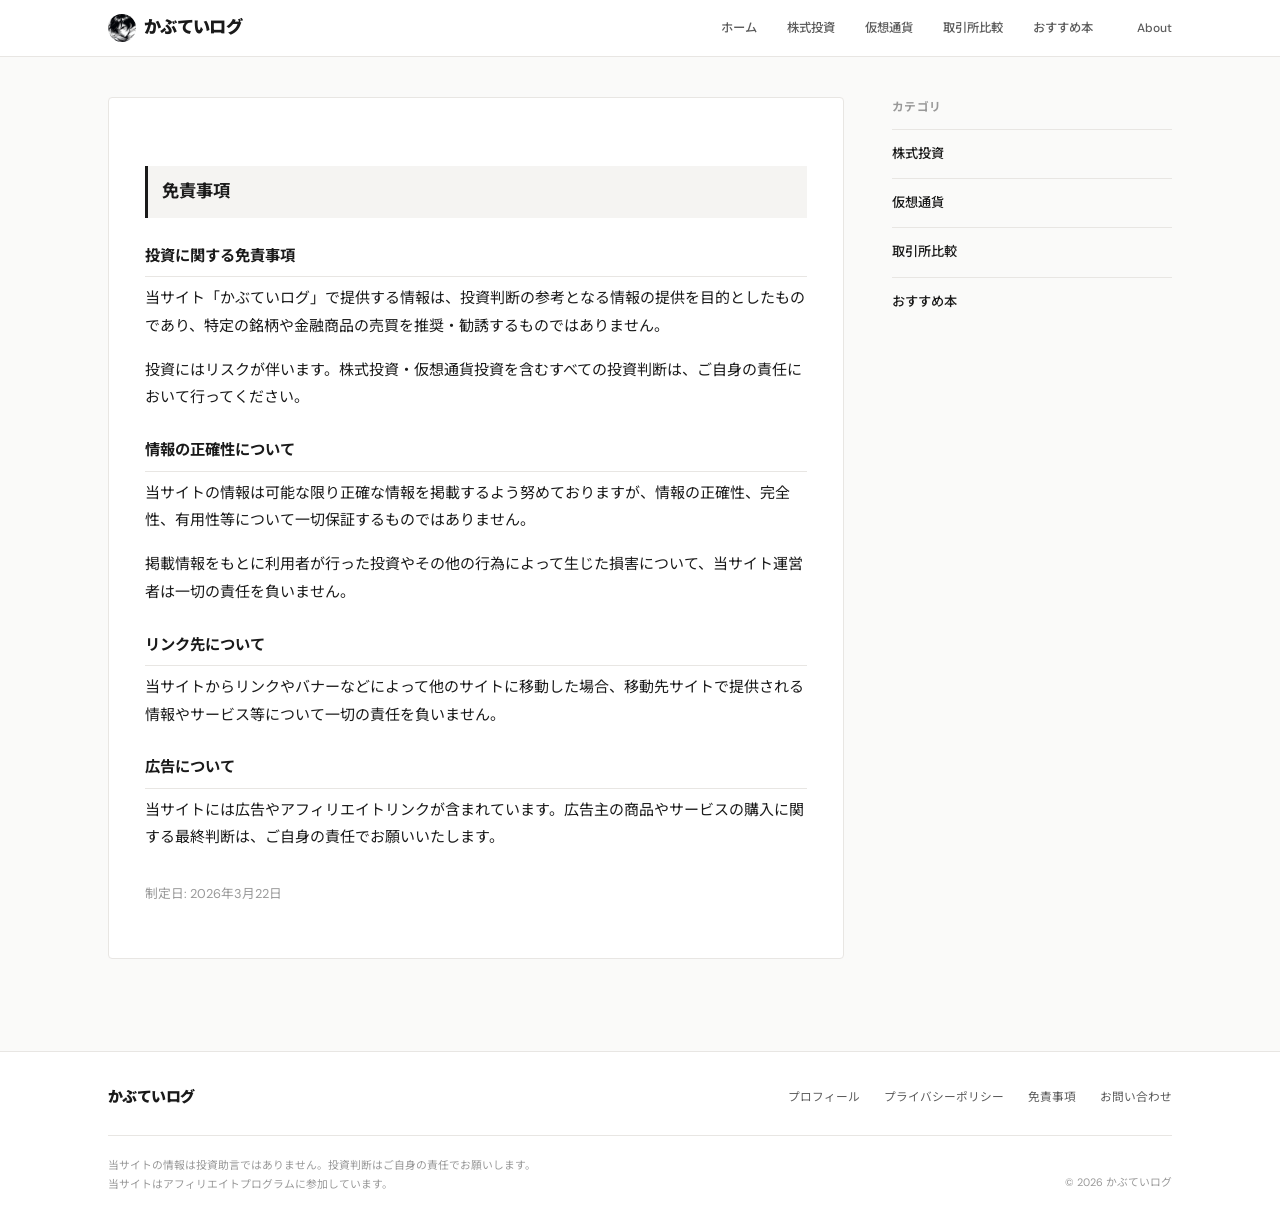
<file: pages/disclaimer.html>
<!DOCTYPE html>
<html lang="ja">
<head>
  <meta charset="UTF-8">
<!-- Google tag (gtag.js) -->
<script async src="https://www.googletagmanager.com/gtag/js?id=G-EWL6D0J2PX"></script>
<script>
  window.dataLayer = window.dataLayer || [];
  function gtag(){dataLayer.push(arguments);}
  gtag('js', new Date());
  gtag('config', 'G-EWL6D0J2PX');
</script>
  <meta name="viewport" content="width=device-width, initial-scale=1.0">
  <meta name="description" content="かぶていログの免責事項。投資に関する免責事項、情報の正確性、リンク先、広告についての方針を記載しています。">
  <meta name="robots" content="noindex">
  <meta property="og:title" content="免責事項｜かぶていログ">
  <meta property="og:description" content="かぶていログの免責事項。投資に関する免責事項、情報の正確性、リンク先、広告についての方針を記載しています。">
  <meta property="og:type" content="website">
  <meta property="og:url" content="https://kabutei-blog.vercel.app/pages/disclaimer.html">
  <meta name="twitter:card" content="summary_large_image">
  <meta name="twitter:image" content="https://kabutei-blog.vercel.app/images/thumb-exchanges.jpg">
  <meta name="twitter:site" content="@coderyuou710">
  <meta name="twitter:title" content="免責事項｜かぶていログ">
  <meta name="twitter:description" content="かぶていログの免責事項。投資に関する免責事項、情報の正確性、リンク先、広告についての方針を記載しています。">
  <link rel="canonical" href="https://kabutei-blog.vercel.app/pages/disclaimer.html">
  <link rel="preconnect" href="https://fonts.googleapis.com">
  <link rel="preconnect" href="https://fonts.gstatic.com" crossorigin>
  <link href="https://fonts.googleapis.com/css2?family=Noto+Sans+JP:wght@400;500;700;900&family=DM+Sans:ital,wght@0,400;0,500;0,700;1,400&display=swap" rel="stylesheet">
  <link rel="stylesheet" href="../css/style.css">
  <title>免責事項｜かぶていログ</title>
<script async src="https://pagead2.googlesyndication.com/pagead/js/adsbygoogle.js?client=ca-pub-1260227921393727" crossorigin="anonymous"></script>
</head>
<body>

  <header class="header">
    <div class="header-inner">
      <a href="../index.html" class="logo"><img src="../images/profile-icon.webp" alt="" class="logo-icon">かぶていログ</a>
      <nav class="global-nav" id="globalNav">
        <a href="../index.html">ホーム</a>
        <a href="stocks.html">株式投資</a>
        <a href="crypto.html">仮想通貨</a>
        <a href="exchanges.html">取引所比較</a>
        <a href="books.html">おすすめ本</a>
      </nav>
      <div class="header-right">
        <a href="about.html" class="header-about">About</a>
        <button class="menu-toggle" id="menuToggle" aria-label="メニュー">Menu</button>
      </div>
    </div>
  </header>

  <main>
    <div class="content-wrap">
      <div class="content-main">
        <div class="article-content">
          <h2>免責事項</h2>

          <h3>投資に関する免責事項</h3>
          <p>当サイト「かぶていログ」で提供する情報は、投資判断の参考となる情報の提供を目的としたものであり、特定の銘柄や金融商品の売買を推奨・勧誘するものではありません。</p>
          <p>投資にはリスクが伴います。株式投資・仮想通貨投資を含むすべての投資判断は、ご自身の責任において行ってください。</p>

          <h3>情報の正確性について</h3>
          <p>当サイトの情報は可能な限り正確な情報を掲載するよう努めておりますが、情報の正確性、完全性、有用性等について一切保証するものではありません。</p>
          <p>掲載情報をもとに利用者が行った投資やその他の行為によって生じた損害について、当サイト運営者は一切の責任を負いません。</p>

          <h3>リンク先について</h3>
          <p>当サイトからリンクやバナーなどによって他のサイトに移動した場合、移動先サイトで提供される情報やサービス等について一切の責任を負いません。</p>

          <h3>広告について</h3>
          <p>当サイトには広告やアフィリエイトリンクが含まれています。広告主の商品やサービスの購入に関する最終判断は、ご自身の責任でお願いいたします。</p>

          <p style="margin-top: 30px; color: #999; font-size: 0.85rem;">制定日: 2026年3月22日</p>
        </div>
      </div>

      <aside class="sidebar">
        <div class="sidebar-block">
          <h3 class="sidebar-heading">カテゴリ</h3>
          <ul class="sidebar-cat-list">
            <li><a href="stocks.html"><span>株式投資</span></a></li>
            <li><a href="crypto.html"><span>仮想通貨</span></a></li>
            <li><a href="exchanges.html"><span>取引所比較</span></a></li>
            <li><a href="books.html"><span>おすすめ本</span></a></li>
          </ul>
        </div>
      </aside>
    </div>
  </main>

  <footer class="footer">
    <div class="footer-inner">
      <div class="footer-top">
        <a href="../index.html" class="footer-logo">かぶていログ</a>
        <nav class="footer-nav">
          <a href="about.html">プロフィール</a>
          <a href="privacy.html">プライバシーポリシー</a>
          <a href="disclaimer.html">免責事項</a>
          <a href="contact.html">お問い合わせ</a>
        </nav>
      </div>
      <div class="footer-bottom">
        <p class="footer-note">当サイトの情報は投資助言ではありません。投資判断はご自身の責任でお願いします。<br>当サイトはアフィリエイトプログラムに参加しています。</p>
        <p class="footer-copy">&copy; 2026 かぶていログ</p>
      </div>
    </div>
  </footer>
  <script src="../js/main.js"></script>
</body>
</html>
</file>
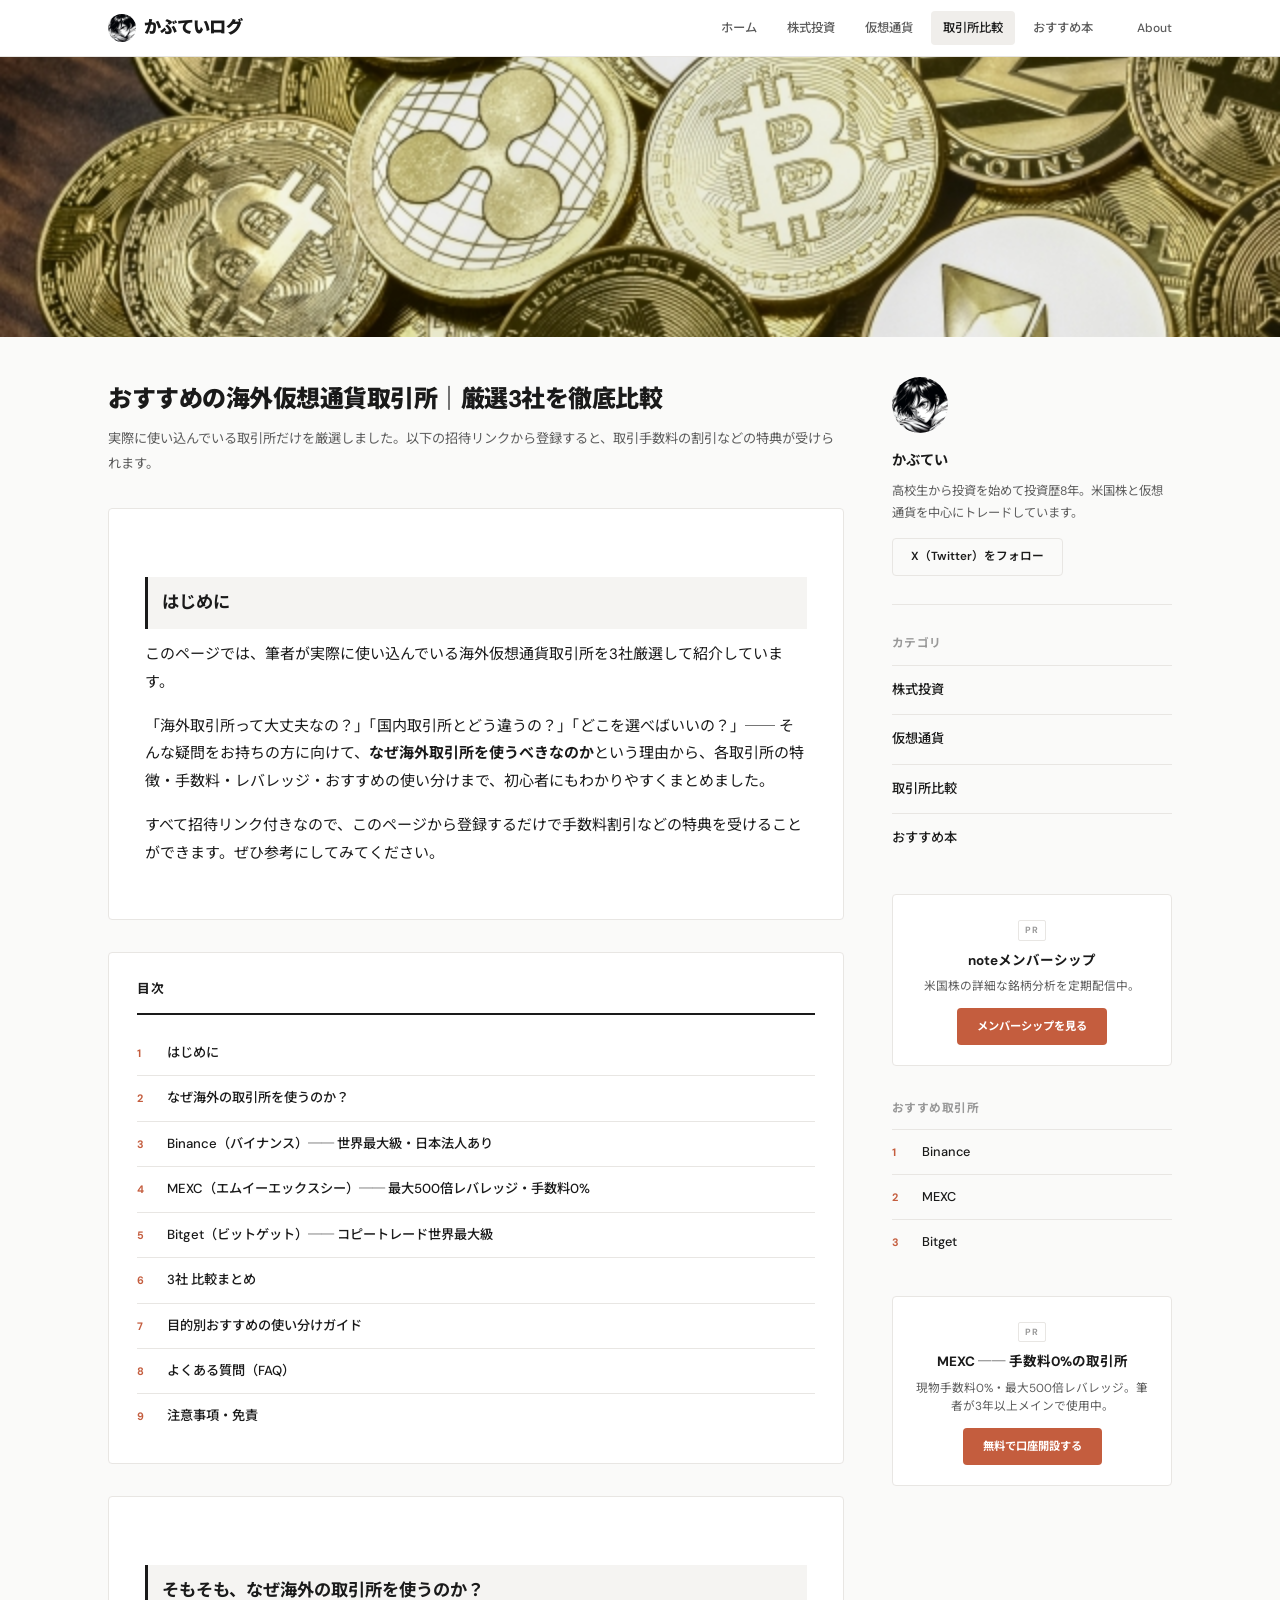
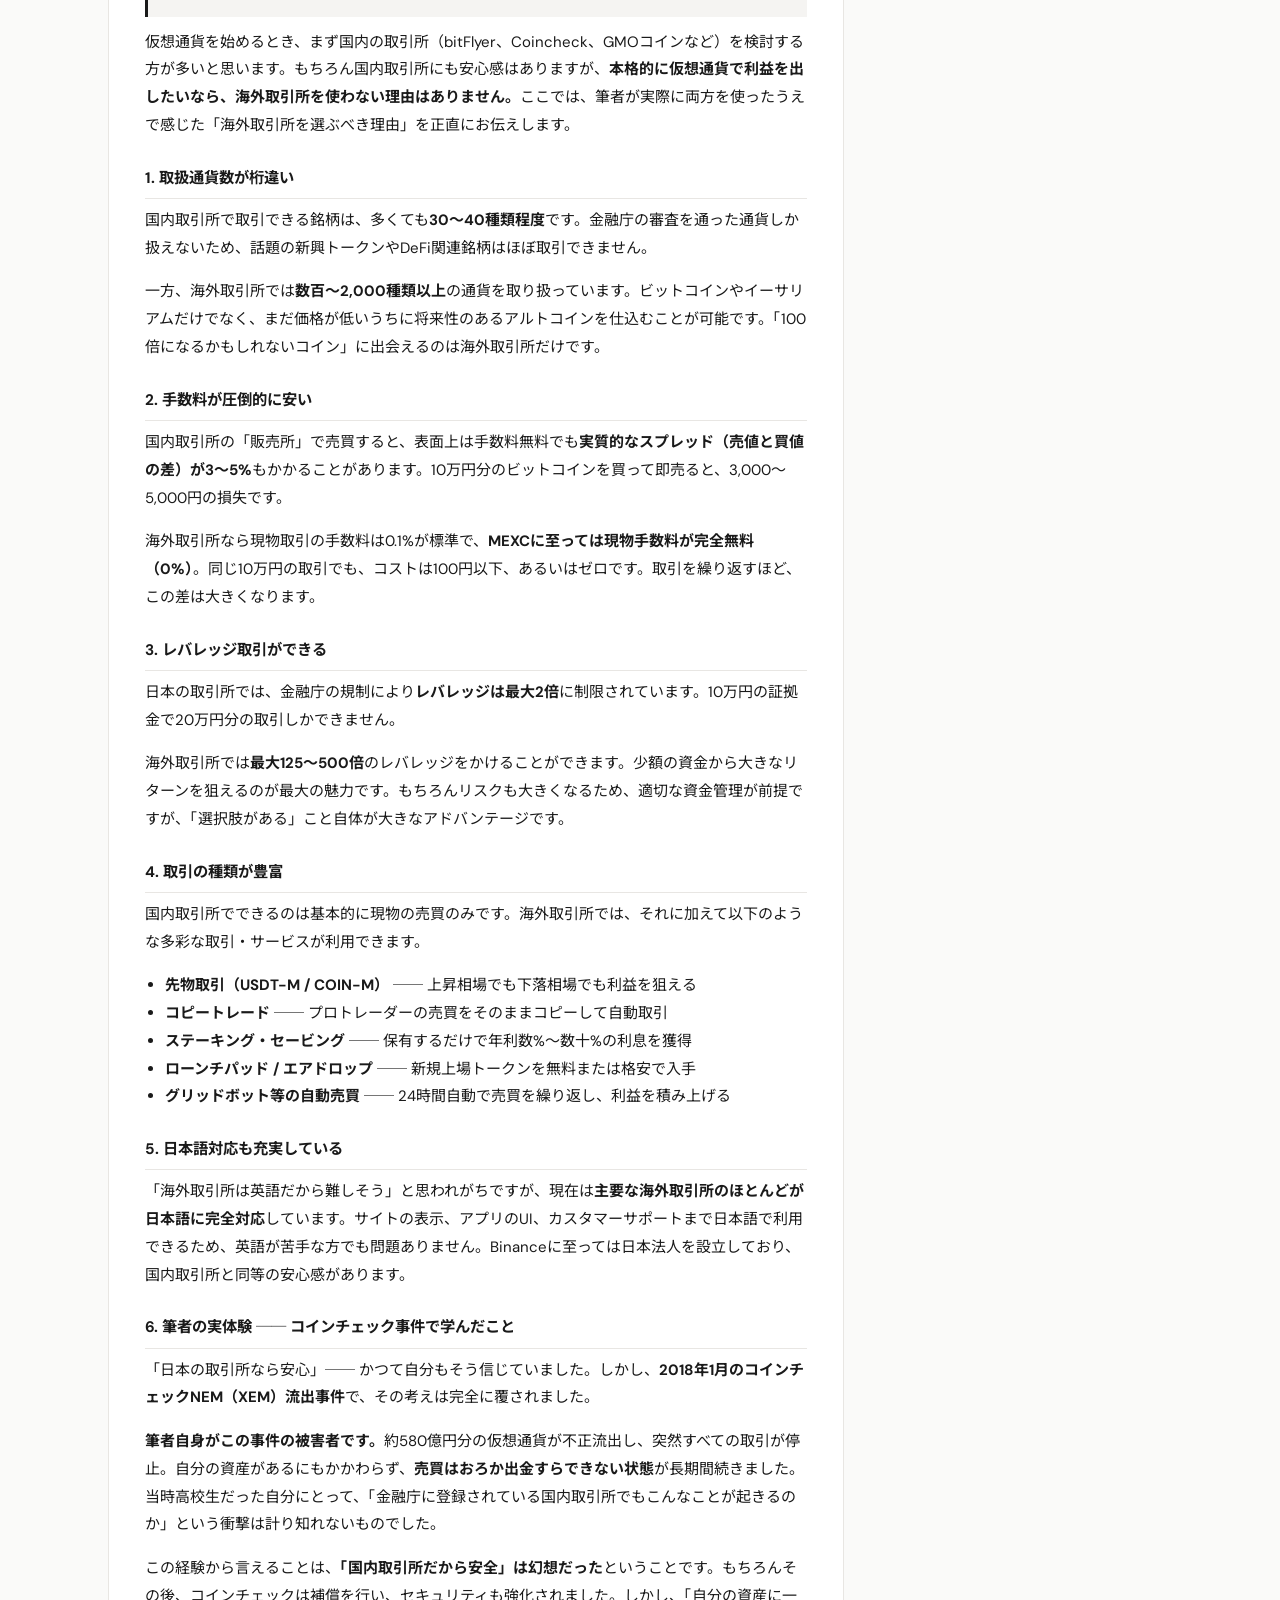
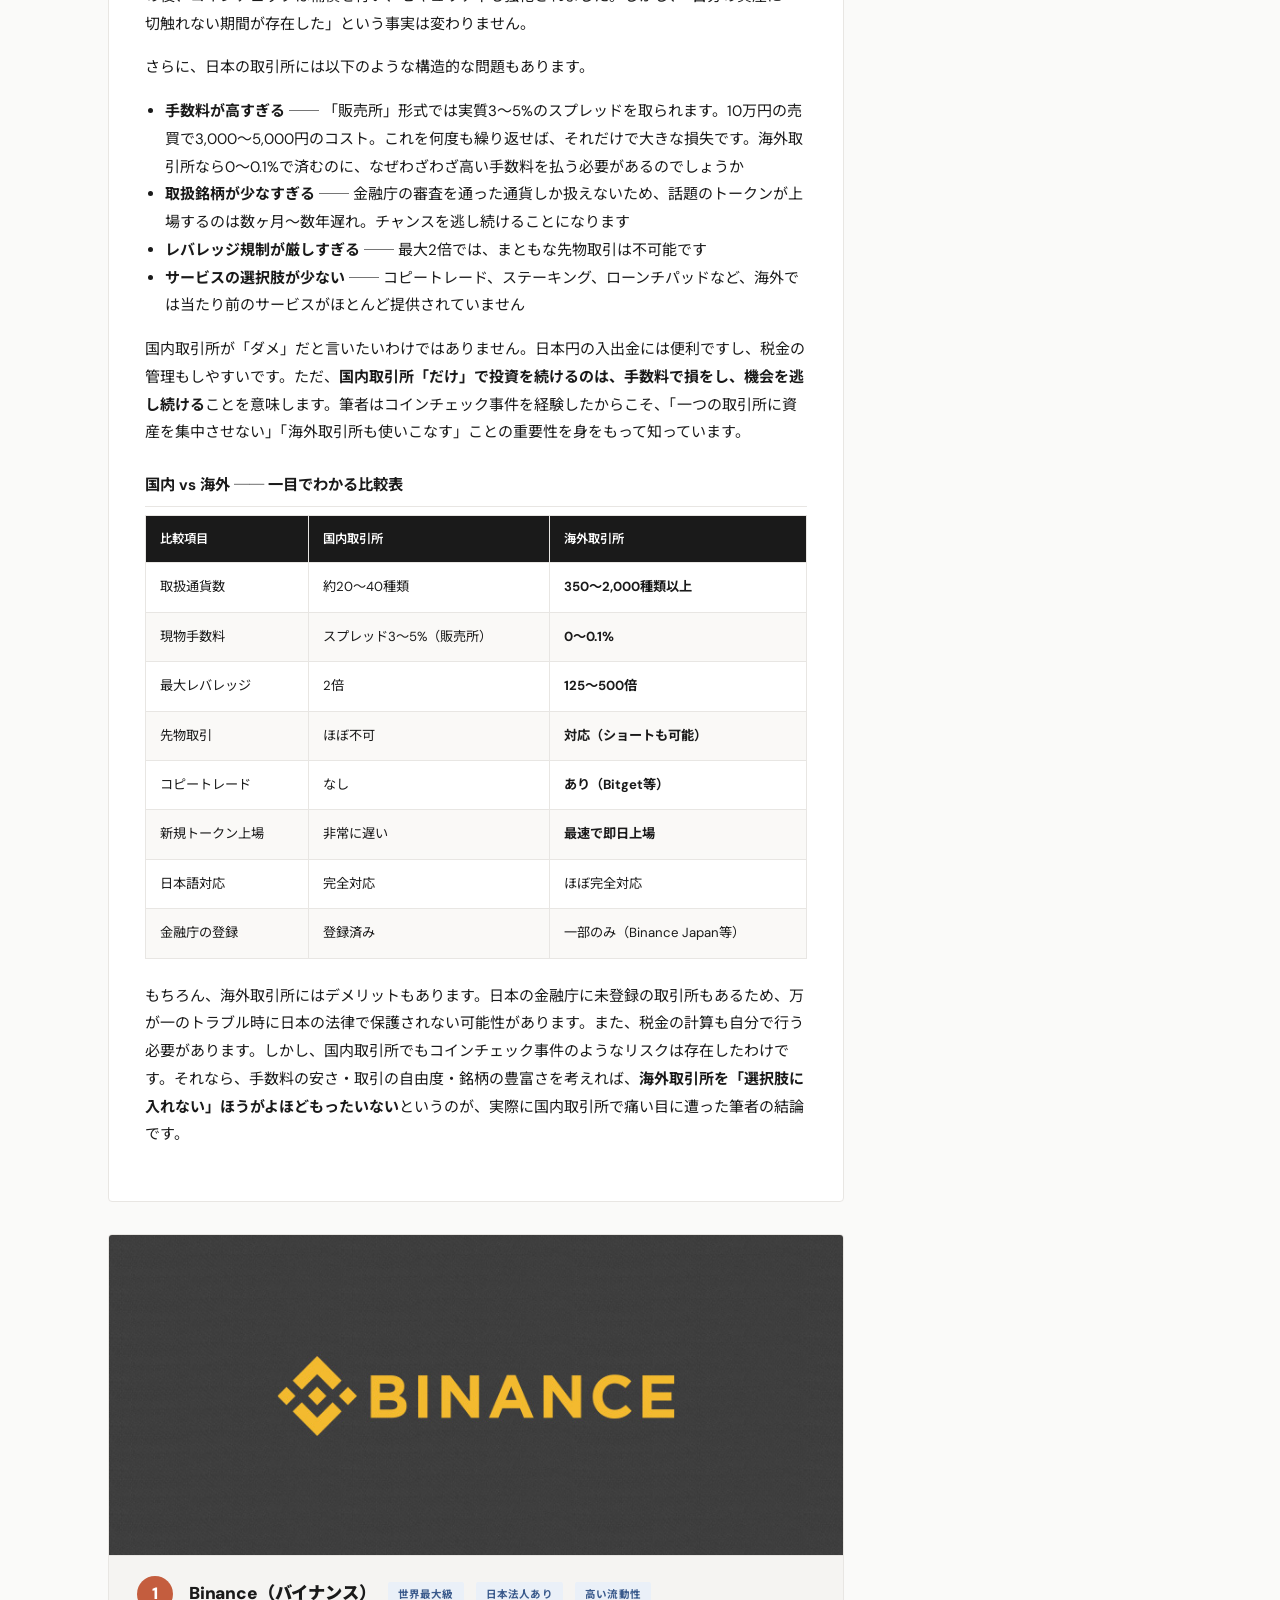
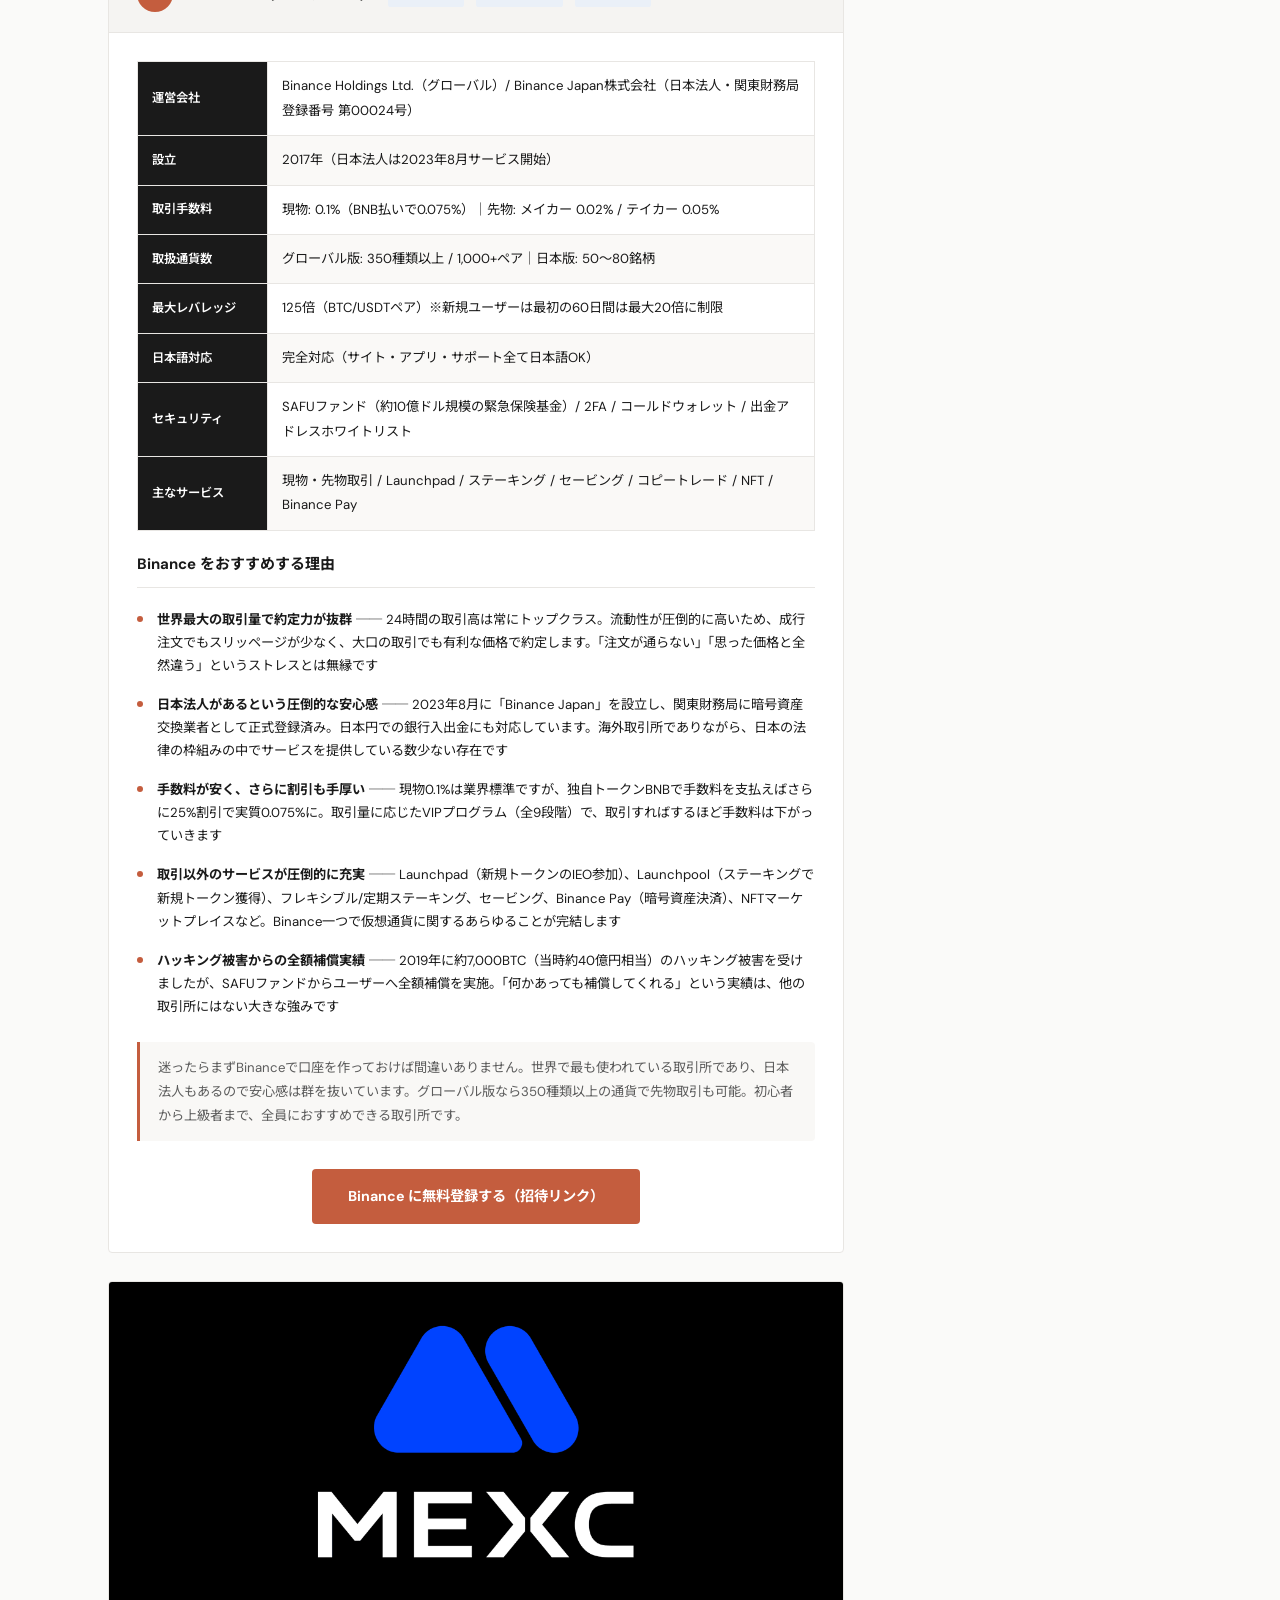
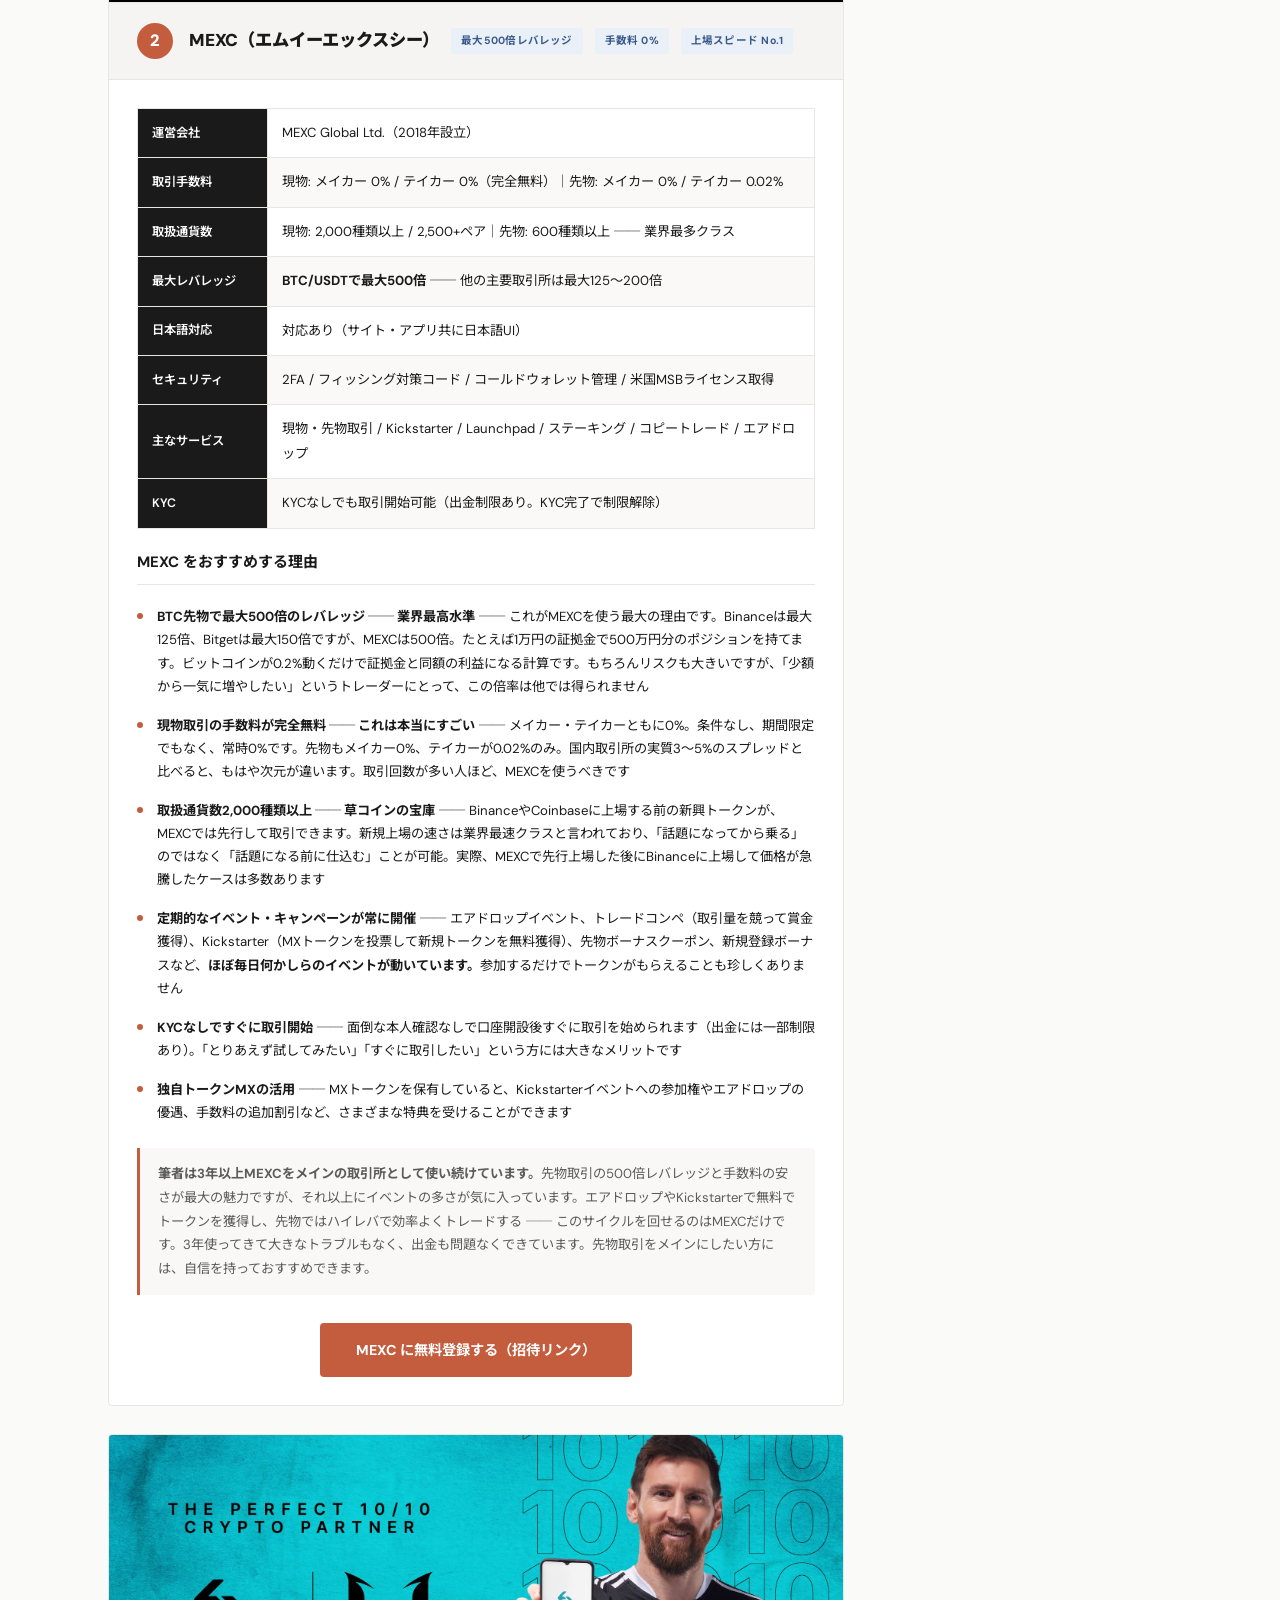
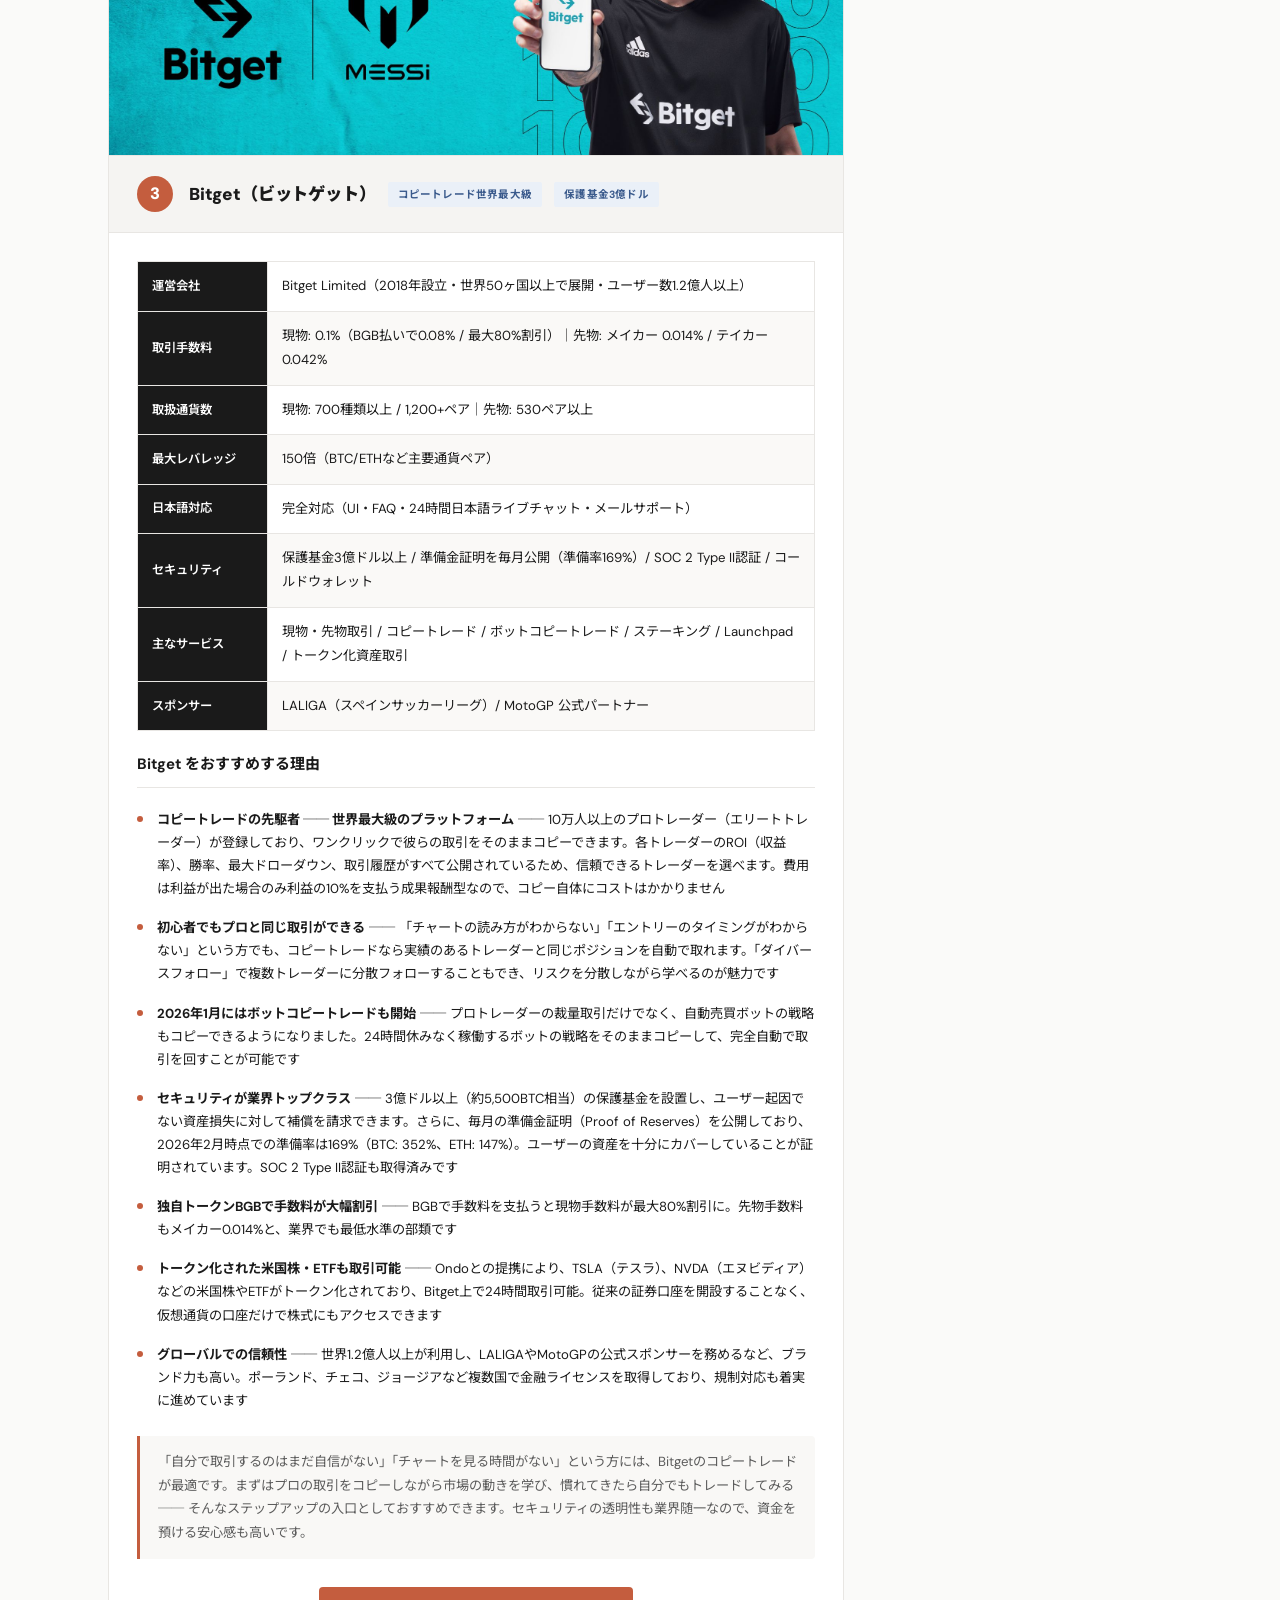
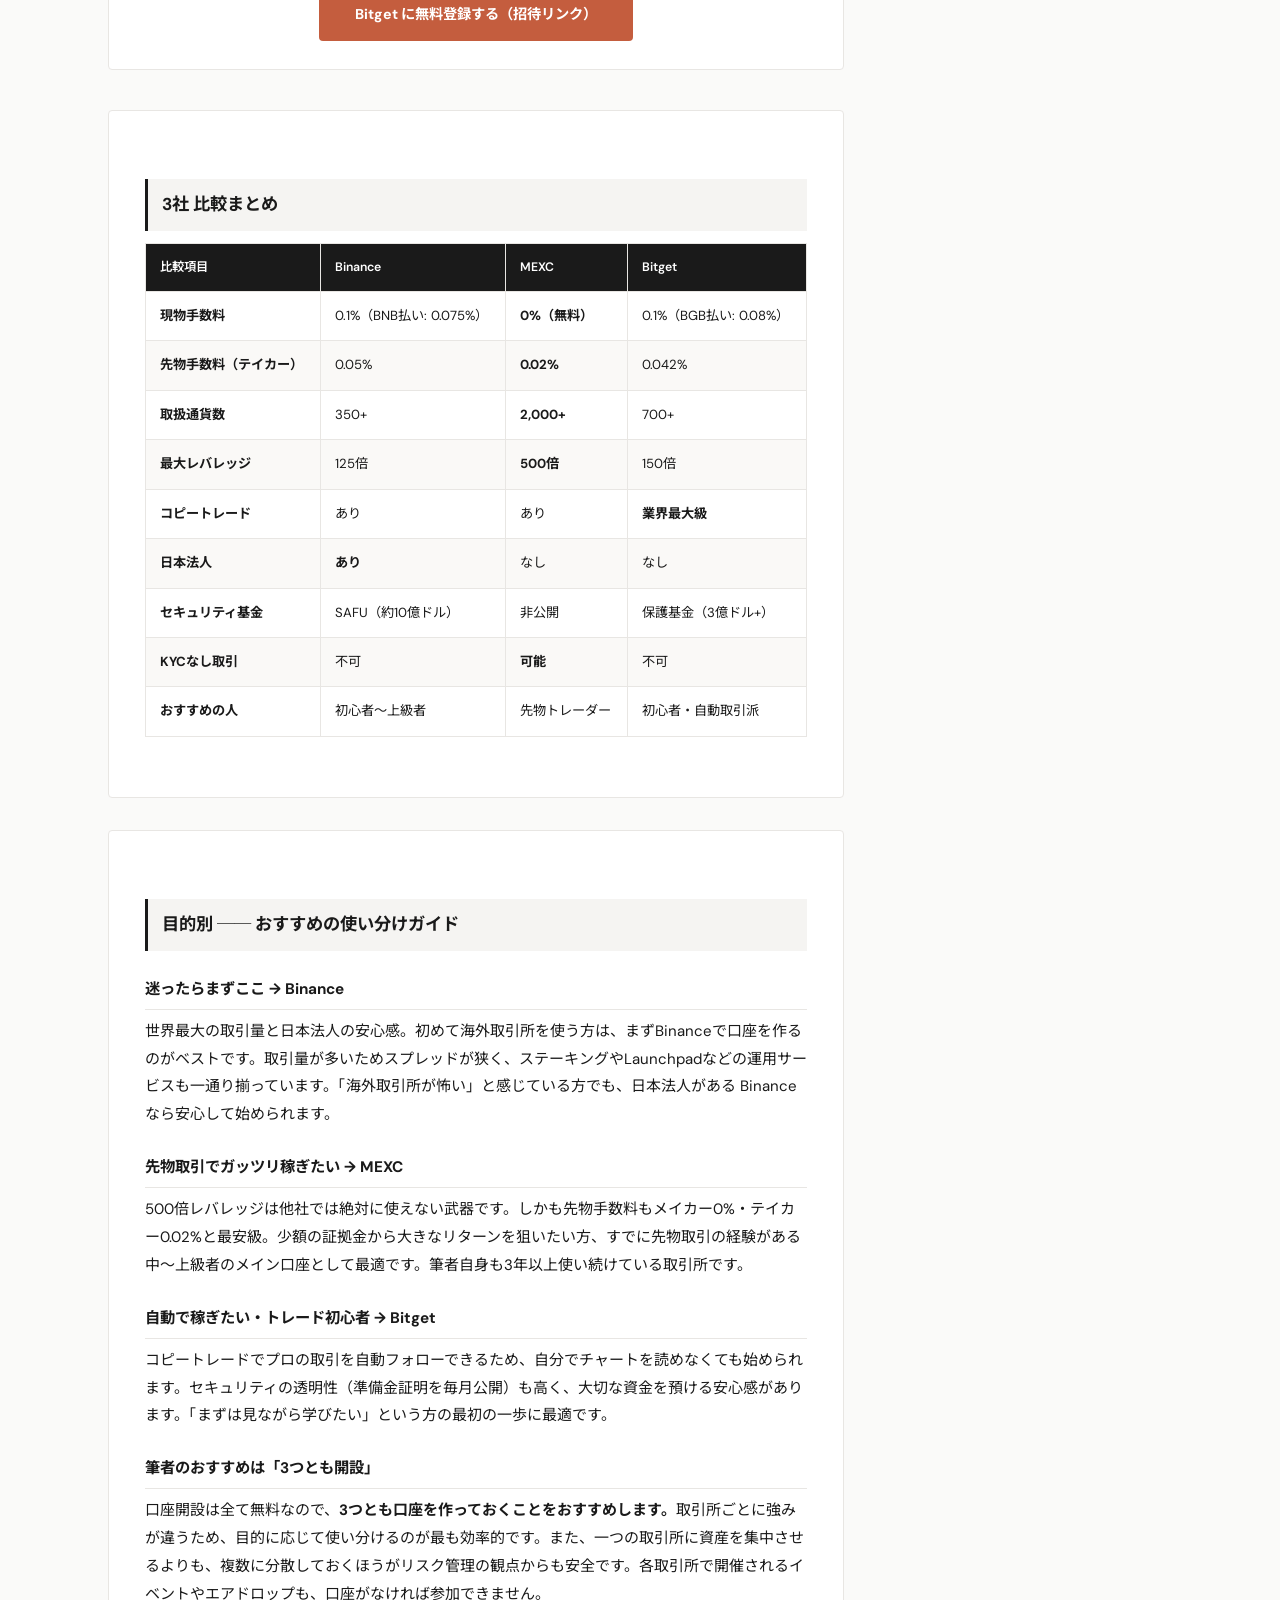
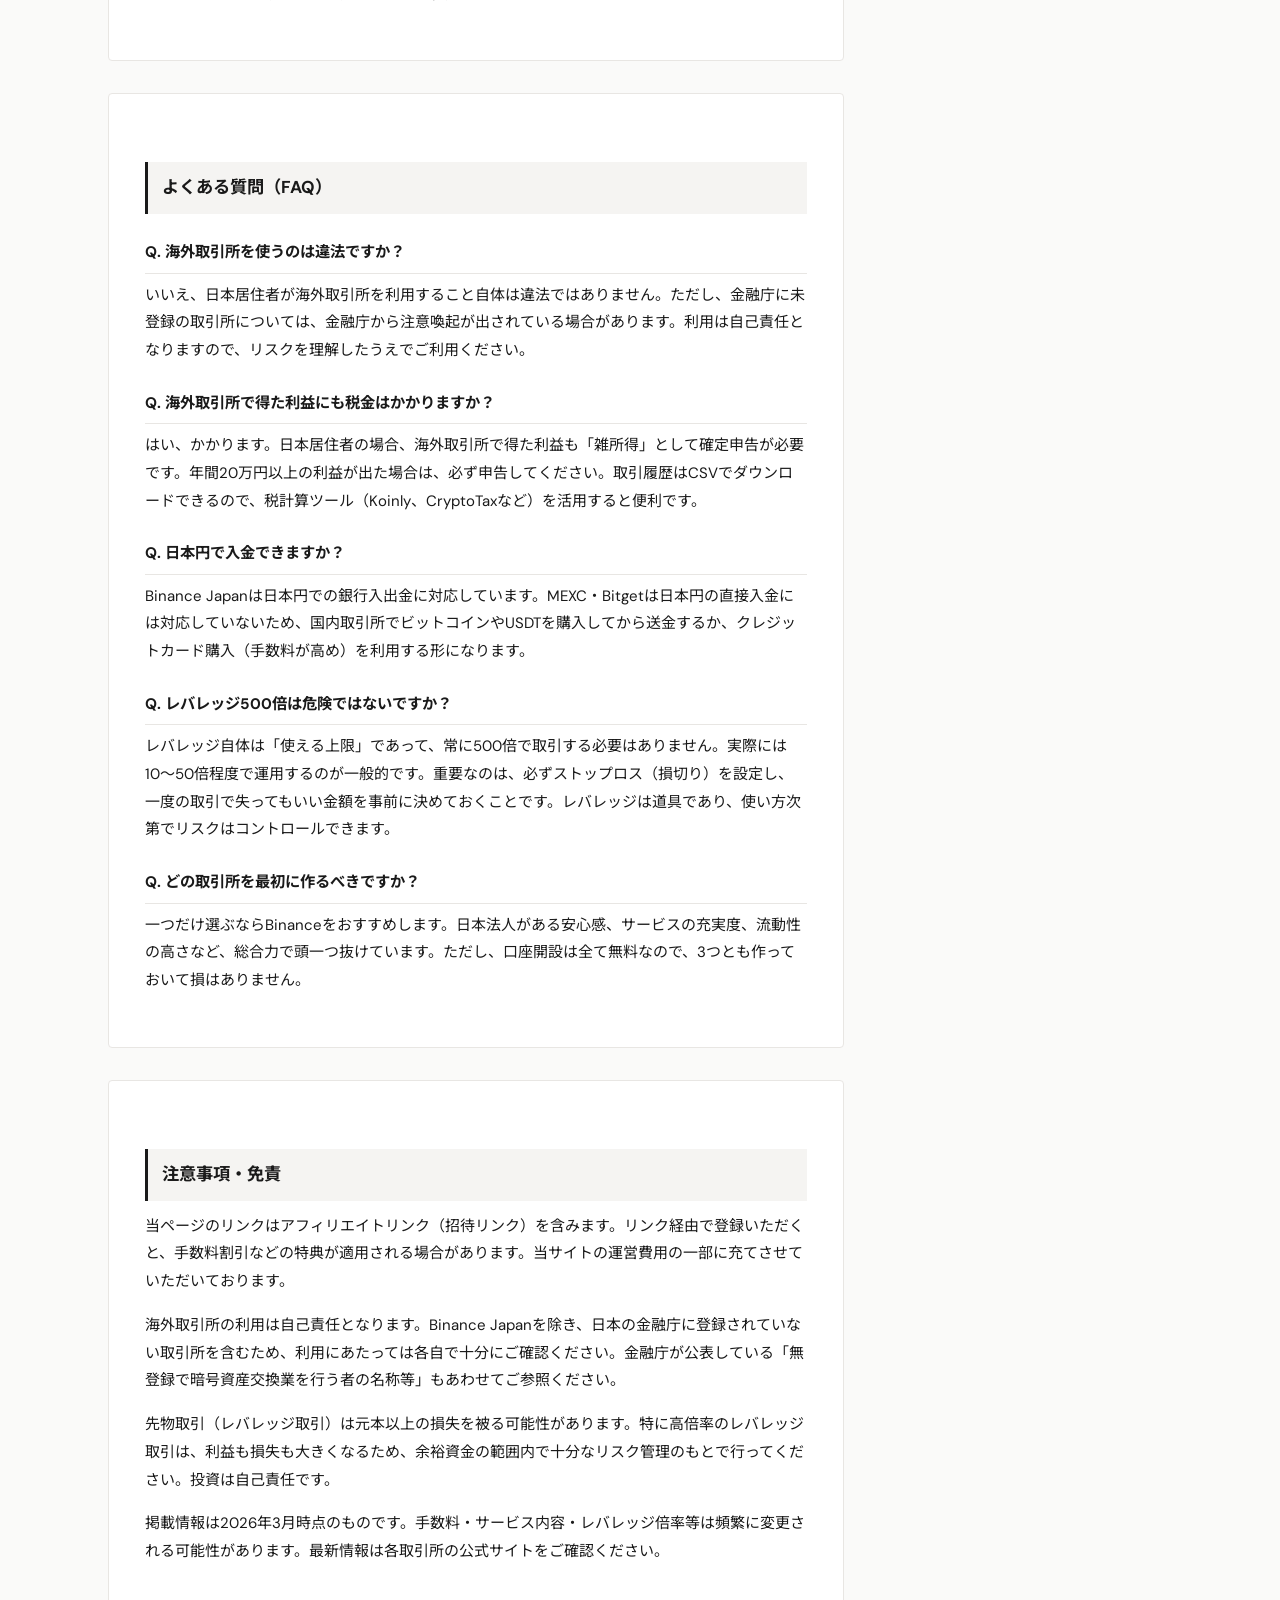
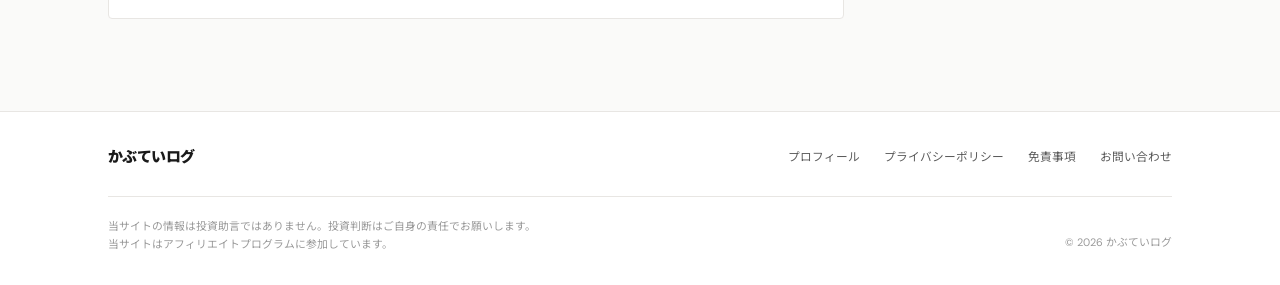
<file: pages/exchanges.html>
<!DOCTYPE html>
<html lang="ja">
<head>
  <meta charset="UTF-8">
<!-- Google tag (gtag.js) -->
<script async src="https://www.googletagmanager.com/gtag/js?id=G-EWL6D0J2PX"></script>
<script>
  window.dataLayer = window.dataLayer || [];
  function gtag(){dataLayer.push(arguments);}
  gtag('js', new Date());
  gtag('config', 'G-EWL6D0J2PX');
</script>
  <meta name="viewport" content="width=device-width, initial-scale=1.0">
  <meta name="description" content="【2026年最新】海外仮想通貨取引所おすすめ3選｜Binance・MEXC・Bitgetの手数料・レバレッジ・取扱通貨を徹底比較。日本の取引所との違いや海外取引所を選ぶべき理由も解説。招待リンク付き。">
  <meta name="keywords" content="海外仮想通貨取引所, おすすめ, Binance, MEXC, Bitget, 比較, レバレッジ, 手数料, コピートレード">
  <meta property="og:title" content="おすすめ海外仮想通貨取引所3選｜なぜ海外取引所を使うべきなのか｜かぶていログ">
  <meta property="og:description" content="【2026年最新】海外仮想通貨取引所おすすめ3選｜Binance・MEXC・Bitgetの手数料・レバレッジ・取扱通貨を徹底比較。日本の取引所との違いや海外取引所を選ぶべき理由も解説。招待リンク付き。">
  <meta property="og:type" content="website">
  <meta property="og:url" content="https://kabutei-blog.vercel.app/pages/exchanges.html">
  <meta property="og:image" content="https://kabutei-blog.vercel.app/images/og-exchange.png">
  <meta name="twitter:card" content="summary_large_image">
  <meta name="twitter:image" content="https://kabutei-blog.vercel.app/images/og-exchange.png">
  <meta name="twitter:site" content="@coderyuou710">
  <meta name="twitter:title" content="おすすめ海外仮想通貨取引所3選｜なぜ海外取引所を使うべきなのか｜かぶていログ">
  <meta name="twitter:description" content="【2026年最新】海外仮想通貨取引所おすすめ3選｜Binance・MEXC・Bitgetの手数料・レバレッジ・取扱通貨を徹底比較。招待リンク付き。">
  <link rel="canonical" href="https://kabutei-blog.vercel.app/pages/exchanges.html">
  <link rel="preconnect" href="https://fonts.googleapis.com">
  <link rel="preconnect" href="https://fonts.gstatic.com" crossorigin>
  <link href="https://fonts.googleapis.com/css2?family=Noto+Sans+JP:wght@400;500;700;900&family=DM+Sans:ital,wght@0,400;0,500;0,700;1,400&display=swap" rel="stylesheet">
  <link rel="stylesheet" href="../css/style.css">
  <title>おすすめ海外仮想通貨取引所3選｜なぜ海外取引所を使うべきなのか｜かぶていログ</title>
<script async src="https://pagead2.googlesyndication.com/pagead/js/adsbygoogle.js?client=ca-pub-1260227921393727" crossorigin="anonymous"></script>
</head>
<body>

  <header class="header">
    <div class="header-inner">
      <a href="../index.html" class="logo"><img src="../images/profile-icon.webp" alt="" class="logo-icon">かぶていログ</a>
      <nav class="global-nav" id="globalNav">
        <a href="../index.html">ホーム</a>
        <a href="stocks.html">株式投資</a>
        <a href="crypto.html">仮想通貨</a>
        <a href="exchanges.html" class="current">取引所比較</a>
        <a href="books.html">おすすめ本</a>
      </nav>
      <div class="header-right">
        <a href="about.html" class="header-about">About</a>
        <button class="menu-toggle" id="menuToggle" aria-label="メニュー">Menu</button>
      </div>
    </div>
  </header>

  <div class="page-hero">
    <img src="../images/header-crypto.jpg" alt="仮想通貨" class="page-hero-img">
  </div>

  <main>
    <div class="content-wrap">
      <div class="content-main">

        <div class="page-header">
          <h1 style="font-size:1.6rem;font-weight:900;letter-spacing:-0.02em;margin-bottom:6px;">おすすめの海外仮想通貨取引所｜厳選3社を徹底比較</h1>
          <p>実際に使い込んでいる取引所だけを厳選しました。以下の招待リンクから登録すると、取引手数料の割引などの特典が受けられます。</p>
        </div>

        <!-- ========== はじめに ========== -->
        <div class="article-content">
          <h2 id="sec-intro">はじめに</h2>
          <p>このページでは、筆者が実際に使い込んでいる海外仮想通貨取引所を3社厳選して紹介しています。</p>
          <p>「海外取引所って大丈夫なの？」「国内取引所とどう違うの？」「どこを選べばいいの？」──  そんな疑問をお持ちの方に向けて、<strong>なぜ海外取引所を使うべきなのか</strong>という理由から、各取引所の特徴・手数料・レバレッジ・おすすめの使い分けまで、初心者にもわかりやすくまとめました。</p>
          <p>すべて招待リンク付きなので、このページから登録するだけで手数料割引などの特典を受けることができます。ぜひ参考にしてみてください。</p>
        </div>

        <!-- ========== 目次 ========== -->
        <div class="toc">
          <p class="toc-title">目次</p>
          <ol class="toc-list">
            <li><a href="#sec-intro">はじめに</a></li>
            <li><a href="#sec-why-overseas">なぜ海外の取引所を使うのか？</a></li>
            <li><a href="#sec-binance">Binance（バイナンス）── 世界最大級・日本法人あり</a></li>
            <li><a href="#sec-mexc">MEXC（エムイーエックスシー）── 最大500倍レバレッジ・手数料0%</a></li>
            <li><a href="#sec-bitget">Bitget（ビットゲット）── コピートレード世界最大級</a></li>
            <li><a href="#sec-comparison">3社 比較まとめ</a></li>
            <li><a href="#sec-guide">目的別おすすめの使い分けガイド</a></li>
            <li><a href="#sec-faq">よくある質問（FAQ）</a></li>
            <li><a href="#sec-notice">注意事項・免責</a></li>
          </ol>
        </div>

        <!-- ========== なぜ海外取引所なのか ========== -->
        <div class="article-content">
          <h2 id="sec-why-overseas">そもそも、なぜ海外の取引所を使うのか？</h2>
          <p>仮想通貨を始めるとき、まず国内の取引所（bitFlyer、Coincheck、GMOコインなど）を検討する方が多いと思います。もちろん国内取引所にも安心感はありますが、<strong>本格的に仮想通貨で利益を出したいなら、海外取引所を使わない理由はありません。</strong>ここでは、筆者が実際に両方を使ったうえで感じた「海外取引所を選ぶべき理由」を正直にお伝えします。</p>

          <h3>1. 取扱通貨数が桁違い</h3>
          <p>国内取引所で取引できる銘柄は、多くても<strong>30〜40種類程度</strong>です。金融庁の審査を通った通貨しか扱えないため、話題の新興トークンやDeFi関連銘柄はほぼ取引できません。</p>
          <p>一方、海外取引所では<strong>数百〜2,000種類以上</strong>の通貨を取り扱っています。ビットコインやイーサリアムだけでなく、まだ価格が低いうちに将来性のあるアルトコインを仕込むことが可能です。「100倍になるかもしれないコイン」に出会えるのは海外取引所だけです。</p>

          <h3>2. 手数料が圧倒的に安い</h3>
          <p>国内取引所の「販売所」で売買すると、表面上は手数料無料でも<strong>実質的なスプレッド（売値と買値の差）が3〜5%</strong>もかかることがあります。10万円分のビットコインを買って即売ると、3,000〜5,000円の損失です。</p>
          <p>海外取引所なら現物取引の手数料は0.1%が標準で、<strong>MEXCに至っては現物手数料が完全無料（0%）</strong>。同じ10万円の取引でも、コストは100円以下、あるいはゼロです。取引を繰り返すほど、この差は大きくなります。</p>

          <h3>3. レバレッジ取引ができる</h3>
          <p>日本の取引所では、金融庁の規制により<strong>レバレッジは最大2倍</strong>に制限されています。10万円の証拠金で20万円分の取引しかできません。</p>
          <p>海外取引所では<strong>最大125〜500倍</strong>のレバレッジをかけることができます。少額の資金から大きなリターンを狙えるのが最大の魅力です。もちろんリスクも大きくなるため、適切な資金管理が前提ですが、「選択肢がある」こと自体が大きなアドバンテージです。</p>

          <h3>4. 取引の種類が豊富</h3>
          <p>国内取引所でできるのは基本的に現物の売買のみです。海外取引所では、それに加えて以下のような多彩な取引・サービスが利用できます。</p>
          <ul>
            <li><strong>先物取引（USDT-M / COIN-M）</strong> ── 上昇相場でも下落相場でも利益を狙える</li>
            <li><strong>コピートレード</strong> ── プロトレーダーの売買をそのままコピーして自動取引</li>
            <li><strong>ステーキング・セービング</strong> ── 保有するだけで年利数%〜数十%の利息を獲得</li>
            <li><strong>ローンチパッド / エアドロップ</strong> ── 新規上場トークンを無料または格安で入手</li>
            <li><strong>グリッドボット等の自動売買</strong> ── 24時間自動で売買を繰り返し、利益を積み上げる</li>
          </ul>

          <h3>5. 日本語対応も充実している</h3>
          <p>「海外取引所は英語だから難しそう」と思われがちですが、現在は<strong>主要な海外取引所のほとんどが日本語に完全対応</strong>しています。サイトの表示、アプリのUI、カスタマーサポートまで日本語で利用できるため、英語が苦手な方でも問題ありません。Binanceに至っては日本法人を設立しており、国内取引所と同等の安心感があります。</p>

          <h3>6. 筆者の実体験 ── コインチェック事件で学んだこと</h3>
          <p>「日本の取引所なら安心」── かつて自分もそう信じていました。しかし、<strong>2018年1月のコインチェックNEM（XEM）流出事件</strong>で、その考えは完全に覆されました。</p>
          <p><strong>筆者自身がこの事件の被害者です。</strong>約580億円分の仮想通貨が不正流出し、突然すべての取引が停止。自分の資産があるにもかかわらず、<strong>売買はおろか出金すらできない状態</strong>が長期間続きました。当時高校生だった自分にとって、「金融庁に登録されている国内取引所でもこんなことが起きるのか」という衝撃は計り知れないものでした。</p>
          <p>この経験から言えることは、<strong>「国内取引所だから安全」は幻想だった</strong>ということです。もちろんその後、コインチェックは補償を行い、セキュリティも強化されました。しかし、「自分の資産に一切触れない期間が存在した」という事実は変わりません。</p>
          <p>さらに、日本の取引所には以下のような構造的な問題もあります。</p>
          <ul>
            <li><strong>手数料が高すぎる</strong> ── 「販売所」形式では実質3〜5%のスプレッドを取られます。10万円の売買で3,000〜5,000円のコスト。これを何度も繰り返せば、それだけで大きな損失です。海外取引所なら0〜0.1%で済むのに、なぜわざわざ高い手数料を払う必要があるのでしょうか</li>
            <li><strong>取扱銘柄が少なすぎる</strong> ── 金融庁の審査を通った通貨しか扱えないため、話題のトークンが上場するのは数ヶ月〜数年遅れ。チャンスを逃し続けることになります</li>
            <li><strong>レバレッジ規制が厳しすぎる</strong> ── 最大2倍では、まともな先物取引は不可能です</li>
            <li><strong>サービスの選択肢が少ない</strong> ── コピートレード、ステーキング、ローンチパッドなど、海外では当たり前のサービスがほとんど提供されていません</li>
          </ul>
          <p>国内取引所が「ダメ」だと言いたいわけではありません。日本円の入出金には便利ですし、税金の管理もしやすいです。ただ、<strong>国内取引所「だけ」で投資を続けるのは、手数料で損をし、機会を逃し続ける</strong>ことを意味します。筆者はコインチェック事件を経験したからこそ、「一つの取引所に資産を集中させない」「海外取引所も使いこなす」ことの重要性を身をもって知っています。</p>

          <h3>国内 vs 海外 ── 一目でわかる比較表</h3>
          <table class="comparison-table">
            <thead>
              <tr>
                <th>比較項目</th>
                <th>国内取引所</th>
                <th>海外取引所</th>
              </tr>
            </thead>
            <tbody>
              <tr>
                <td>取扱通貨数</td>
                <td>約20〜40種類</td>
                <td><strong>350〜2,000種類以上</strong></td>
              </tr>
              <tr>
                <td>現物手数料</td>
                <td>スプレッド3〜5%（販売所）</td>
                <td><strong>0〜0.1%</strong></td>
              </tr>
              <tr>
                <td>最大レバレッジ</td>
                <td>2倍</td>
                <td><strong>125〜500倍</strong></td>
              </tr>
              <tr>
                <td>先物取引</td>
                <td>ほぼ不可</td>
                <td><strong>対応（ショートも可能）</strong></td>
              </tr>
              <tr>
                <td>コピートレード</td>
                <td>なし</td>
                <td><strong>あり（Bitget等）</strong></td>
              </tr>
              <tr>
                <td>新規トークン上場</td>
                <td>非常に遅い</td>
                <td><strong>最速で即日上場</strong></td>
              </tr>
              <tr>
                <td>日本語対応</td>
                <td>完全対応</td>
                <td>ほぼ完全対応</td>
              </tr>
              <tr>
                <td>金融庁の登録</td>
                <td>登録済み</td>
                <td>一部のみ（Binance Japan等）</td>
              </tr>
            </tbody>
          </table>
          <p>もちろん、海外取引所にはデメリットもあります。日本の金融庁に未登録の取引所もあるため、万が一のトラブル時に日本の法律で保護されない可能性があります。また、税金の計算も自分で行う必要があります。しかし、国内取引所でもコインチェック事件のようなリスクは存在したわけです。それなら、手数料の安さ・取引の自由度・銘柄の豊富さを考えれば、<strong>海外取引所を「選択肢に入れない」ほうがよほどもったいない</strong>というのが、実際に国内取引所で痛い目に遭った筆者の結論です。</p>
        </div>

        <!-- ========== Binance ========== -->
        <div class="exchange-card" id="sec-binance">
          <img src="../images/exchange-binance.jpg" alt="Binance" class="exchange-card-img">
          <div class="exchange-card-header">
            <div class="exchange-rank">1</div>
            <div class="exchange-name-area">
              <h2 class="exchange-name">Binance（バイナンス）</h2>
              <span class="exchange-badge">世界最大級</span>
              <span class="exchange-badge">日本法人あり</span>
              <span class="exchange-badge">高い流動性</span>
            </div>
          </div>
          <div class="exchange-card-body">
            <table class="comparison-table">
              <tbody>
                <tr>
                  <th>運営会社</th>
                  <td>Binance Holdings Ltd.（グローバル）/ Binance Japan株式会社（日本法人・関東財務局 登録番号 第00024号）</td>
                </tr>
                <tr>
                  <th>設立</th>
                  <td>2017年（日本法人は2023年8月サービス開始）</td>
                </tr>
                <tr>
                  <th>取引手数料</th>
                  <td>現物: 0.1%（BNB払いで0.075%）｜先物: メイカー 0.02% / テイカー 0.05%</td>
                </tr>
                <tr>
                  <th>取扱通貨数</th>
                  <td>グローバル版: 350種類以上 / 1,000+ペア｜日本版: 50〜80銘柄</td>
                </tr>
                <tr>
                  <th>最大レバレッジ</th>
                  <td>125倍（BTC/USDTペア）※新規ユーザーは最初の60日間は最大20倍に制限</td>
                </tr>
                <tr>
                  <th>日本語対応</th>
                  <td>完全対応（サイト・アプリ・サポート全て日本語OK）</td>
                </tr>
                <tr>
                  <th>セキュリティ</th>
                  <td>SAFUファンド（約10億ドル規模の緊急保険基金）/ 2FA / コールドウォレット / 出金アドレスホワイトリスト</td>
                </tr>
                <tr>
                  <th>主なサービス</th>
                  <td>現物・先物取引 / Launchpad / ステーキング / セービング / コピートレード / NFT / Binance Pay</td>
                </tr>
              </tbody>
            </table>

            <div class="exchange-detail">
              <h3>Binance をおすすめする理由</h3>
              <ul>
                <li><strong>世界最大の取引量で約定力が抜群</strong> ── 24時間の取引高は常にトップクラス。流動性が圧倒的に高いため、成行注文でもスリッページが少なく、大口の取引でも有利な価格で約定します。「注文が通らない」「思った価格と全然違う」というストレスとは無縁です</li>
                <li><strong>日本法人があるという圧倒的な安心感</strong> ── 2023年8月に「Binance Japan」を設立し、関東財務局に暗号資産交換業者として正式登録済み。日本円での銀行入出金にも対応しています。海外取引所でありながら、日本の法律の枠組みの中でサービスを提供している数少ない存在です</li>
                <li><strong>手数料が安く、さらに割引も手厚い</strong> ── 現物0.1%は業界標準ですが、独自トークンBNBで手数料を支払えばさらに25%割引で実質0.075%に。取引量に応じたVIPプログラム（全9段階）で、取引すればするほど手数料は下がっていきます</li>
                <li><strong>取引以外のサービスが圧倒的に充実</strong> ── Launchpad（新規トークンのIEO参加）、Launchpool（ステーキングで新規トークン獲得）、フレキシブル/定期ステーキング、セービング、Binance Pay（暗号資産決済）、NFTマーケットプレイスなど。Binance一つで仮想通貨に関するあらゆることが完結します</li>
                <li><strong>ハッキング被害からの全額補償実績</strong> ── 2019年に約7,000BTC（当時約40億円相当）のハッキング被害を受けましたが、SAFUファンドからユーザーへ全額補償を実施。「何かあっても補償してくれる」という実績は、他の取引所にはない大きな強みです</li>
              </ul>
              <p>迷ったらまずBinanceで口座を作っておけば間違いありません。世界で最も使われている取引所であり、日本法人もあるので安心感は群を抜いています。グローバル版なら350種類以上の通貨で先物取引も可能。初心者から上級者まで、全員におすすめできる取引所です。</p>
            </div>

            <div class="exchange-cta">
              <a href="https://s.binance.com/aZtj0nF8?ref=GRO_40299_K24UQ" class="affiliate-btn" target="_blank" rel="noopener noreferrer">Binance に無料登録する（招待リンク）</a>
            </div>
          </div>
        </div>

        <!-- ========== MEXC ========== -->
        <div class="exchange-card" id="sec-mexc">
          <img src="../images/exchange-mexc.png" alt="MEXC" class="exchange-card-img">
          <div class="exchange-card-header">
            <div class="exchange-rank">2</div>
            <div class="exchange-name-area">
              <h2 class="exchange-name">MEXC（エムイーエックスシー）</h2>
              <span class="exchange-badge">最大500倍レバレッジ</span>
              <span class="exchange-badge">手数料 0%</span>
              <span class="exchange-badge">上場スピード No.1</span>
            </div>
          </div>
          <div class="exchange-card-body">
            <table class="comparison-table">
              <tbody>
                <tr>
                  <th>運営会社</th>
                  <td>MEXC Global Ltd.（2018年設立）</td>
                </tr>
                <tr>
                  <th>取引手数料</th>
                  <td>現物: メイカー 0% / テイカー 0%（完全無料）｜先物: メイカー 0% / テイカー 0.02%</td>
                </tr>
                <tr>
                  <th>取扱通貨数</th>
                  <td>現物: 2,000種類以上 / 2,500+ペア｜先物: 600種類以上 ── 業界最多クラス</td>
                </tr>
                <tr>
                  <th>最大レバレッジ</th>
                  <td><strong>BTC/USDTで最大500倍</strong> ── 他の主要取引所は最大125〜200倍</td>
                </tr>
                <tr>
                  <th>日本語対応</th>
                  <td>対応あり（サイト・アプリ共に日本語UI）</td>
                </tr>
                <tr>
                  <th>セキュリティ</th>
                  <td>2FA / フィッシング対策コード / コールドウォレット管理 / 米国MSBライセンス取得</td>
                </tr>
                <tr>
                  <th>主なサービス</th>
                  <td>現物・先物取引 / Kickstarter / Launchpad / ステーキング / コピートレード / エアドロップ</td>
                </tr>
                <tr>
                  <th>KYC</th>
                  <td>KYCなしでも取引開始可能（出金制限あり。KYC完了で制限解除）</td>
                </tr>
              </tbody>
            </table>

            <div class="exchange-detail">
              <h3>MEXC をおすすめする理由</h3>
              <ul>
                <li><strong>BTC先物で最大500倍のレバレッジ ── 業界最高水準</strong> ── これがMEXCを使う最大の理由です。Binanceは最大125倍、Bitgetは最大150倍ですが、MEXCは500倍。たとえば1万円の証拠金で500万円分のポジションを持てます。ビットコインが0.2%動くだけで証拠金と同額の利益になる計算です。もちろんリスクも大きいですが、「少額から一気に増やしたい」というトレーダーにとって、この倍率は他では得られません</li>
                <li><strong>現物取引の手数料が完全無料 ── これは本当にすごい</strong> ── メイカー・テイカーともに0%。条件なし、期間限定でもなく、常時0%です。先物もメイカー0%、テイカーが0.02%のみ。国内取引所の実質3〜5%のスプレッドと比べると、もはや次元が違います。取引回数が多い人ほど、MEXCを使うべきです</li>
                <li><strong>取扱通貨数2,000種類以上 ── 草コインの宝庫</strong> ── BinanceやCoinbaseに上場する前の新興トークンが、MEXCでは先行して取引できます。新規上場の速さは業界最速クラスと言われており、「話題になってから乗る」のではなく「話題になる前に仕込む」ことが可能。実際、MEXCで先行上場した後にBinanceに上場して価格が急騰したケースは多数あります</li>
                <li><strong>定期的なイベント・キャンペーンが常に開催</strong> ── エアドロップイベント、トレードコンペ（取引量を競って賞金獲得）、Kickstarter（MXトークンを投票して新規トークンを無料獲得）、先物ボーナスクーポン、新規登録ボーナスなど、<strong>ほぼ毎日何かしらのイベントが動いています。</strong>参加するだけでトークンがもらえることも珍しくありません</li>
                <li><strong>KYCなしですぐに取引開始</strong> ── 面倒な本人確認なしで口座開設後すぐに取引を始められます（出金には一部制限あり）。「とりあえず試してみたい」「すぐに取引したい」という方には大きなメリットです</li>
                <li><strong>独自トークンMXの活用</strong> ── MXトークンを保有していると、Kickstarterイベントへの参加権やエアドロップの優遇、手数料の追加割引など、さまざまな特典を受けることができます</li>
              </ul>
              <p><strong>筆者は3年以上MEXCをメインの取引所として使い続けています。</strong>先物取引の500倍レバレッジと手数料の安さが最大の魅力ですが、それ以上にイベントの多さが気に入っています。エアドロップやKickstarterで無料でトークンを獲得し、先物ではハイレバで効率よくトレードする ── このサイクルを回せるのはMEXCだけです。3年使ってきて大きなトラブルもなく、出金も問題なくできています。先物取引をメインにしたい方には、自信を持っておすすめできます。</p>
            </div>

            <div class="exchange-cta">
              <a href="https://promote.mexc.com/r/Giqed5WFpd" class="affiliate-btn" target="_blank" rel="noopener noreferrer">MEXC に無料登録する（招待リンク）</a>
            </div>
          </div>
        </div>

        <!-- ========== Bitget ========== -->
        <div class="exchange-card" id="sec-bitget">
          <img src="../images/exchange-bitget.jpg" alt="Bitget" class="exchange-card-img">
          <div class="exchange-card-header">
            <div class="exchange-rank">3</div>
            <div class="exchange-name-area">
              <h2 class="exchange-name">Bitget（ビットゲット）</h2>
              <span class="exchange-badge">コピートレード世界最大級</span>
              <span class="exchange-badge">保護基金3億ドル</span>
            </div>
          </div>
          <div class="exchange-card-body">
            <table class="comparison-table">
              <tbody>
                <tr>
                  <th>運営会社</th>
                  <td>Bitget Limited（2018年設立・世界50ヶ国以上で展開・ユーザー数1.2億人以上）</td>
                </tr>
                <tr>
                  <th>取引手数料</th>
                  <td>現物: 0.1%（BGB払いで0.08% / 最大80%割引）｜先物: メイカー 0.014% / テイカー 0.042%</td>
                </tr>
                <tr>
                  <th>取扱通貨数</th>
                  <td>現物: 700種類以上 / 1,200+ペア｜先物: 530ペア以上</td>
                </tr>
                <tr>
                  <th>最大レバレッジ</th>
                  <td>150倍（BTC/ETHなど主要通貨ペア）</td>
                </tr>
                <tr>
                  <th>日本語対応</th>
                  <td>完全対応（UI・FAQ・24時間日本語ライブチャット・メールサポート）</td>
                </tr>
                <tr>
                  <th>セキュリティ</th>
                  <td>保護基金3億ドル以上 / 準備金証明を毎月公開（準備率169%）/ SOC 2 Type II認証 / コールドウォレット</td>
                </tr>
                <tr>
                  <th>主なサービス</th>
                  <td>現物・先物取引 / コピートレード / ボットコピートレード / ステーキング / Launchpad / トークン化資産取引</td>
                </tr>
                <tr>
                  <th>スポンサー</th>
                  <td>LALIGA（スペインサッカーリーグ）/ MotoGP 公式パートナー</td>
                </tr>
              </tbody>
            </table>

            <div class="exchange-detail">
              <h3>Bitget をおすすめする理由</h3>
              <ul>
                <li><strong>コピートレードの先駆者 ── 世界最大級のプラットフォーム</strong> ── 10万人以上のプロトレーダー（エリートトレーダー）が登録しており、ワンクリックで彼らの取引をそのままコピーできます。各トレーダーのROI（収益率）、勝率、最大ドローダウン、取引履歴がすべて公開されているため、信頼できるトレーダーを選べます。費用は利益が出た場合のみ利益の10%を支払う成果報酬型なので、コピー自体にコストはかかりません</li>
                <li><strong>初心者でもプロと同じ取引ができる</strong> ── 「チャートの読み方がわからない」「エントリーのタイミングがわからない」という方でも、コピートレードなら実績のあるトレーダーと同じポジションを自動で取れます。「ダイバースフォロー」で複数トレーダーに分散フォローすることもでき、リスクを分散しながら学べるのが魅力です</li>
                <li><strong>2026年1月にはボットコピートレードも開始</strong> ── プロトレーダーの裁量取引だけでなく、自動売買ボットの戦略もコピーできるようになりました。24時間休みなく稼働するボットの戦略をそのままコピーして、完全自動で取引を回すことが可能です</li>
                <li><strong>セキュリティが業界トップクラス</strong> ── 3億ドル以上（約5,500BTC相当）の保護基金を設置し、ユーザー起因でない資産損失に対して補償を請求できます。さらに、毎月の準備金証明（Proof of Reserves）を公開しており、2026年2月時点での準備率は169%（BTC: 352%、ETH: 147%）。ユーザーの資産を十分にカバーしていることが証明されています。SOC 2 Type II認証も取得済みです</li>
                <li><strong>独自トークンBGBで手数料が大幅割引</strong> ── BGBで手数料を支払うと現物手数料が最大80%割引に。先物手数料もメイカー0.014%と、業界でも最低水準の部類です</li>
                <li><strong>トークン化された米国株・ETFも取引可能</strong> ── Ondoとの提携により、TSLA（テスラ）、NVDA（エヌビディア）などの米国株やETFがトークン化されており、Bitget上で24時間取引可能。従来の証券口座を開設することなく、仮想通貨の口座だけで株式にもアクセスできます</li>
                <li><strong>グローバルでの信頼性</strong> ── 世界1.2億人以上が利用し、LALIGAやMotoGPの公式スポンサーを務めるなど、ブランド力も高い。ポーランド、チェコ、ジョージアなど複数国で金融ライセンスを取得しており、規制対応も着実に進めています</li>
              </ul>
              <p>「自分で取引するのはまだ自信がない」「チャートを見る時間がない」という方には、Bitgetのコピートレードが最適です。まずはプロの取引をコピーしながら市場の動きを学び、慣れてきたら自分でもトレードしてみる ── そんなステップアップの入口としておすすめできます。セキュリティの透明性も業界随一なので、資金を預ける安心感も高いです。</p>
            </div>

            <div class="exchange-cta">
              <a href="https://www.bitget.com/ja/referral/register?clacCode=11K2AJ8R&from=%2Fja%2Fevents%2Freferral-all-program&source=events&utmSource=PremierInviter" class="affiliate-btn" target="_blank" rel="noopener noreferrer">Bitget に無料登録する（招待リンク）</a>
            </div>
          </div>
        </div>

        <!-- ========== 3社比較表 ========== -->
        <div class="article-content" style="margin-top:40px;">
          <h2 id="sec-comparison">3社 比較まとめ</h2>
          <table class="comparison-table">
            <thead>
              <tr>
                <th>比較項目</th>
                <th>Binance</th>
                <th>MEXC</th>
                <th>Bitget</th>
              </tr>
            </thead>
            <tbody>
              <tr>
                <td><strong>現物手数料</strong></td>
                <td>0.1%（BNB払い: 0.075%）</td>
                <td><strong>0%（無料）</strong></td>
                <td>0.1%（BGB払い: 0.08%）</td>
              </tr>
              <tr>
                <td><strong>先物手数料（テイカー）</strong></td>
                <td>0.05%</td>
                <td><strong>0.02%</strong></td>
                <td>0.042%</td>
              </tr>
              <tr>
                <td><strong>取扱通貨数</strong></td>
                <td>350+</td>
                <td><strong>2,000+</strong></td>
                <td>700+</td>
              </tr>
              <tr>
                <td><strong>最大レバレッジ</strong></td>
                <td>125倍</td>
                <td><strong>500倍</strong></td>
                <td>150倍</td>
              </tr>
              <tr>
                <td><strong>コピートレード</strong></td>
                <td>あり</td>
                <td>あり</td>
                <td><strong>業界最大級</strong></td>
              </tr>
              <tr>
                <td><strong>日本法人</strong></td>
                <td><strong>あり</strong></td>
                <td>なし</td>
                <td>なし</td>
              </tr>
              <tr>
                <td><strong>セキュリティ基金</strong></td>
                <td>SAFU（約10億ドル）</td>
                <td>非公開</td>
                <td>保護基金（3億ドル+）</td>
              </tr>
              <tr>
                <td><strong>KYCなし取引</strong></td>
                <td>不可</td>
                <td><strong>可能</strong></td>
                <td>不可</td>
              </tr>
              <tr>
                <td><strong>おすすめの人</strong></td>
                <td>初心者〜上級者</td>
                <td>先物トレーダー</td>
                <td>初心者・自動取引派</td>
              </tr>
            </tbody>
          </table>
        </div>

        <!-- ========== 使い分けガイド ========== -->
        <div class="article-content">
          <h2 id="sec-guide">目的別 ── おすすめの使い分けガイド</h2>
          <h3>迷ったらまずここ → Binance</h3>
          <p>世界最大の取引量と日本法人の安心感。初めて海外取引所を使う方は、まずBinanceで口座を作るのがベストです。取引量が多いためスプレッドが狭く、ステーキングやLaunchpadなどの運用サービスも一通り揃っています。「海外取引所が怖い」と感じている方でも、日本法人がある Binanceなら安心して始められます。</p>

          <h3>先物取引でガッツリ稼ぎたい → MEXC</h3>
          <p>500倍レバレッジは他社では絶対に使えない武器です。しかも先物手数料もメイカー0%・テイカー0.02%と最安級。少額の証拠金から大きなリターンを狙いたい方、すでに先物取引の経験がある中〜上級者のメイン口座として最適です。筆者自身も3年以上使い続けている取引所です。</p>

          <h3>自動で稼ぎたい・トレード初心者 → Bitget</h3>
          <p>コピートレードでプロの取引を自動フォローできるため、自分でチャートを読めなくても始められます。セキュリティの透明性（準備金証明を毎月公開）も高く、大切な資金を預ける安心感があります。「まずは見ながら学びたい」という方の最初の一歩に最適です。</p>

          <h3>筆者のおすすめは「3つとも開設」</h3>
          <p>口座開設は全て無料なので、<strong>3つとも口座を作っておくことをおすすめします。</strong>取引所ごとに強みが違うため、目的に応じて使い分けるのが最も効率的です。また、一つの取引所に資産を集中させるよりも、複数に分散しておくほうがリスク管理の観点からも安全です。各取引所で開催されるイベントやエアドロップも、口座がなければ参加できません。</p>
        </div>

        <!-- ========== よくある質問 ========== -->
        <div class="article-content">
          <h2 id="sec-faq">よくある質問（FAQ）</h2>

          <h3>Q. 海外取引所を使うのは違法ですか？</h3>
          <p>いいえ、日本居住者が海外取引所を利用すること自体は違法ではありません。ただし、金融庁に未登録の取引所については、金融庁から注意喚起が出されている場合があります。利用は自己責任となりますので、リスクを理解したうえでご利用ください。</p>

          <h3>Q. 海外取引所で得た利益にも税金はかかりますか？</h3>
          <p>はい、かかります。日本居住者の場合、海外取引所で得た利益も「雑所得」として確定申告が必要です。年間20万円以上の利益が出た場合は、必ず申告してください。取引履歴はCSVでダウンロードできるので、税計算ツール（Koinly、CryptoTaxなど）を活用すると便利です。</p>

          <h3>Q. 日本円で入金できますか？</h3>
          <p>Binance Japanは日本円での銀行入出金に対応しています。MEXC・Bitgetは日本円の直接入金には対応していないため、国内取引所でビットコインやUSDTを購入してから送金するか、クレジットカード購入（手数料が高め）を利用する形になります。</p>

          <h3>Q. レバレッジ500倍は危険ではないですか？</h3>
          <p>レバレッジ自体は「使える上限」であって、常に500倍で取引する必要はありません。実際には10〜50倍程度で運用するのが一般的です。重要なのは、必ずストップロス（損切り）を設定し、一度の取引で失ってもいい金額を事前に決めておくことです。レバレッジは道具であり、使い方次第でリスクはコントロールできます。</p>

          <h3>Q. どの取引所を最初に作るべきですか？</h3>
          <p>一つだけ選ぶならBinanceをおすすめします。日本法人がある安心感、サービスの充実度、流動性の高さなど、総合力で頭一つ抜けています。ただし、口座開設は全て無料なので、3つとも作っておいて損はありません。</p>
        </div>

        <!-- ========== 注意事項 ========== -->
        <div class="article-content">
          <h2 id="sec-notice">注意事項・免責</h2>
          <p>当ページのリンクはアフィリエイトリンク（招待リンク）を含みます。リンク経由で登録いただくと、手数料割引などの特典が適用される場合があります。当サイトの運営費用の一部に充てさせていただいております。</p>
          <p>海外取引所の利用は自己責任となります。Binance Japanを除き、日本の金融庁に登録されていない取引所を含むため、利用にあたっては各自で十分にご確認ください。金融庁が公表している「無登録で暗号資産交換業を行う者の名称等」もあわせてご参照ください。</p>
          <p>先物取引（レバレッジ取引）は元本以上の損失を被る可能性があります。特に高倍率のレバレッジ取引は、利益も損失も大きくなるため、余裕資金の範囲内で十分なリスク管理のもとで行ってください。投資は自己責任です。</p>
          <p>掲載情報は2026年3月時点のものです。手数料・サービス内容・レバレッジ倍率等は頻繁に変更される可能性があります。最新情報は各取引所の公式サイトをご確認ください。</p>
        </div>

      </div>

      <!-- サイドバー -->
      <aside class="sidebar">

        <div class="sidebar-profile">
          <img src="../images/profile-icon.webp" alt="かぶてい" class="sidebar-profile-img">
          <p class="sidebar-profile-name">かぶてい</p>
          <p class="sidebar-profile-desc">高校生から投資を始めて投資歴8年。米国株と仮想通貨を中心にトレードしています。</p>
          <a href="https://x.com/coderyuou710" class="sidebar-x" target="_blank" rel="noopener noreferrer">X（Twitter）をフォロー</a>
        </div>

        <div class="sidebar-block">
          <h3 class="sidebar-heading">カテゴリ</h3>
          <ul class="sidebar-cat-list">
            <li><a href="stocks.html"><span>株式投資</span></a></li>
            <li><a href="crypto.html"><span>仮想通貨</span></a></li>
            <li><a href="exchanges.html"><span>取引所比較</span></a></li>
            <li><a href="books.html"><span>おすすめ本</span></a></li>
          </ul>
        </div>

        <a href="https://note.com/coderyuou710" class="pr-banner" target="_blank" rel="noopener noreferrer">
          <span class="pr-banner-label">PR</span>
          <p class="pr-banner-title">noteメンバーシップ</p>
          <p class="pr-banner-desc">米国株の詳細な銘柄分析を定期配信中。</p>
          <span class="pr-banner-btn">メンバーシップを見る</span>
        </a>

        <div class="sidebar-block">
          <h3 class="sidebar-heading">おすすめ取引所</h3>
          <ol class="sidebar-ranking">
            <li><a href="https://s.binance.com/aZtj0nF8?ref=GRO_40299_K24UQ" target="_blank" rel="noopener noreferrer">Binance</a></li>
            <li><a href="https://promote.mexc.com/r/Giqed5WFpd" target="_blank" rel="noopener noreferrer">MEXC</a></li>
            <li><a href="https://www.bitget.com/ja/referral/register?clacCode=11K2AJ8R&from=%2Fja%2Fevents%2Freferral-all-program&source=events&utmSource=PremierInviter" target="_blank" rel="noopener noreferrer">Bitget</a></li>
          </ol>
        </div>

        <a href="https://promote.mexc.com/r/Giqed5WFpd" class="pr-banner" target="_blank" rel="noopener noreferrer">
          <span class="pr-banner-label">PR</span>
          <p class="pr-banner-title">MEXC ── 手数料0%の取引所</p>
          <p class="pr-banner-desc">現物手数料0%・最大500倍レバレッジ。筆者が3年以上メインで使用中。</p>
          <span class="pr-banner-btn">無料で口座開設する</span>
        </a>

      </aside>
    </div>
  </main>

  <footer class="footer">
    <div class="footer-inner">
      <div class="footer-top">
        <a href="../index.html" class="footer-logo">かぶていログ</a>
        <nav class="footer-nav">
          <a href="about.html">プロフィール</a>
          <a href="privacy.html">プライバシーポリシー</a>
          <a href="disclaimer.html">免責事項</a>
          <a href="contact.html">お問い合わせ</a>
        </nav>
      </div>
      <div class="footer-bottom">
        <p class="footer-note">当サイトの情報は投資助言ではありません。投資判断はご自身の責任でお願いします。<br>当サイトはアフィリエイトプログラムに参加しています。</p>
        <p class="footer-copy">&copy; 2026 かぶていログ</p>
      </div>
    </div>
  </footer>
  <script src="../js/main.js"></script>
</body>
</html>
</file>
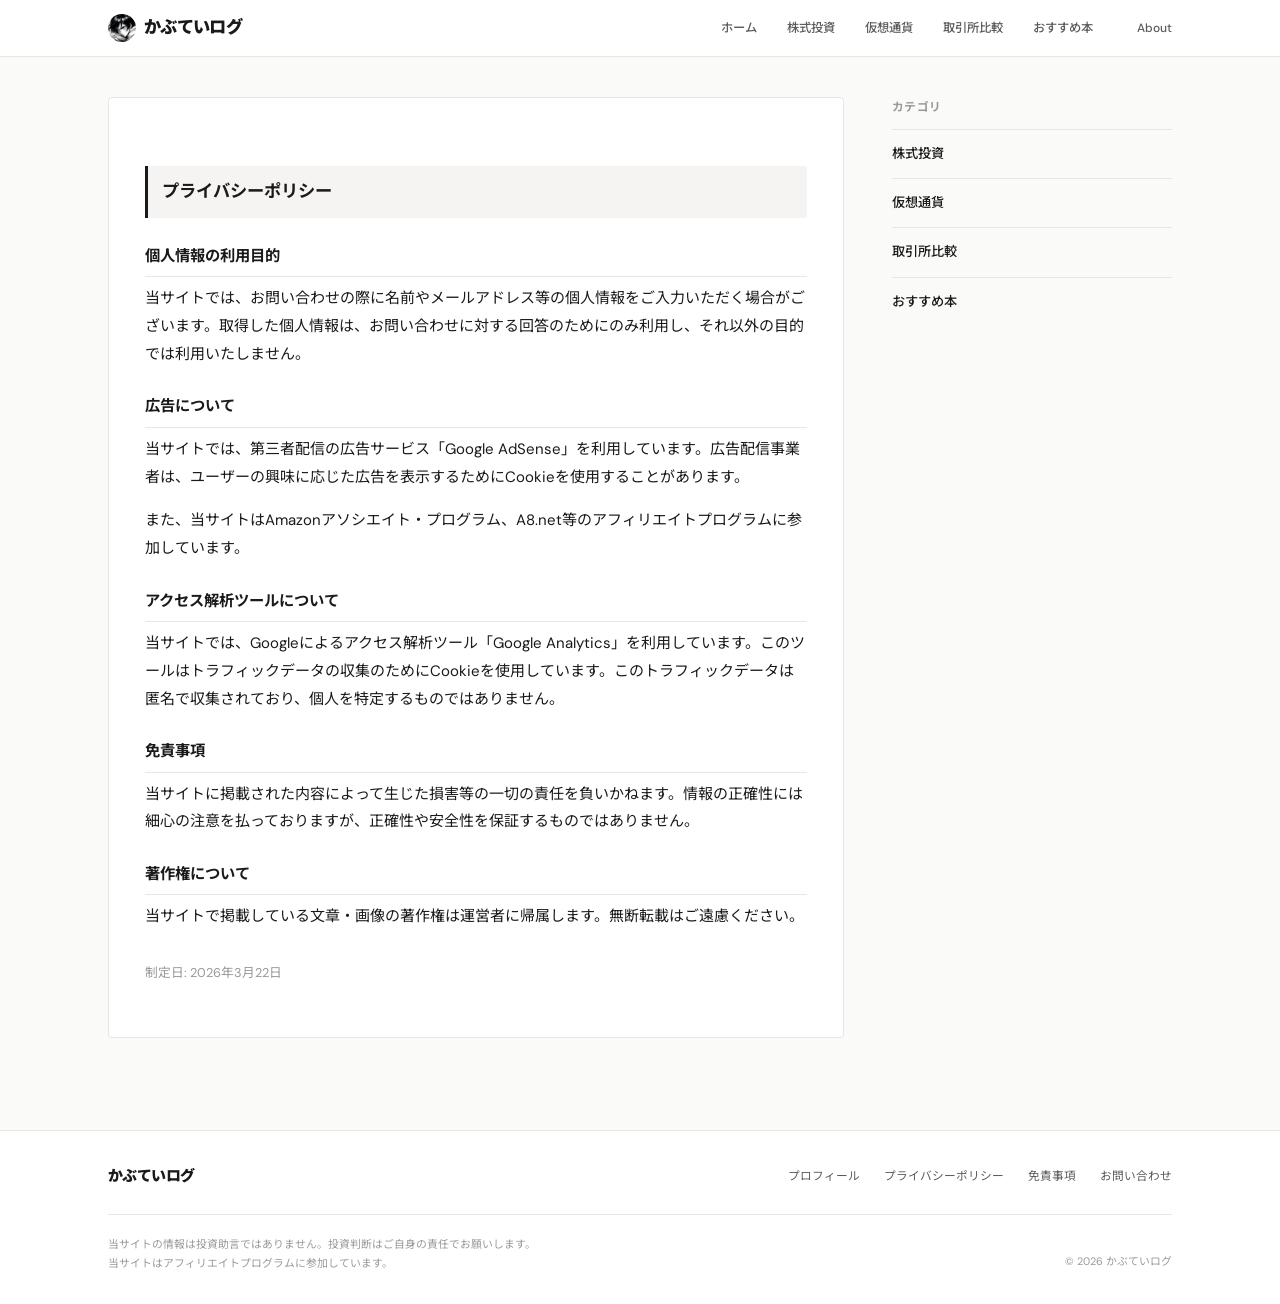
<file: pages/privacy.html>
<!DOCTYPE html>
<html lang="ja">
<head>
  <meta charset="UTF-8">
<!-- Google tag (gtag.js) -->
<script async src="https://www.googletagmanager.com/gtag/js?id=G-EWL6D0J2PX"></script>
<script>
  window.dataLayer = window.dataLayer || [];
  function gtag(){dataLayer.push(arguments);}
  gtag('js', new Date());
  gtag('config', 'G-EWL6D0J2PX');
</script>
  <meta name="viewport" content="width=device-width, initial-scale=1.0">
  <meta name="description" content="かぶていログのプライバシーポリシー。個人情報の利用目的、広告、アクセス解析ツール、著作権についての方針を記載しています。">
  <meta name="robots" content="noindex">
  <meta property="og:title" content="プライバシーポリシー｜かぶていログ">
  <meta property="og:description" content="かぶていログのプライバシーポリシー。個人情報の利用目的、広告、アクセス解析ツール、著作権についての方針を記載しています。">
  <meta property="og:type" content="website">
  <meta property="og:url" content="https://kabutei-blog.vercel.app/pages/privacy.html">
  <meta name="twitter:card" content="summary_large_image">
  <meta name="twitter:image" content="https://kabutei-blog.vercel.app/images/thumb-exchanges.jpg">
  <meta name="twitter:site" content="@coderyuou710">
  <meta name="twitter:title" content="プライバシーポリシー｜かぶていログ">
  <meta name="twitter:description" content="かぶていログのプライバシーポリシー。個人情報の利用目的、広告、アクセス解析ツール、著作権についての方針を記載しています。">
  <link rel="canonical" href="https://kabutei-blog.vercel.app/pages/privacy.html">
  <link rel="preconnect" href="https://fonts.googleapis.com">
  <link rel="preconnect" href="https://fonts.gstatic.com" crossorigin>
  <link href="https://fonts.googleapis.com/css2?family=Noto+Sans+JP:wght@400;500;700;900&family=DM+Sans:ital,wght@0,400;0,500;0,700;1,400&display=swap" rel="stylesheet">
  <link rel="stylesheet" href="../css/style.css">
  <title>プライバシーポリシー｜かぶていログ</title>
<script async src="https://pagead2.googlesyndication.com/pagead/js/adsbygoogle.js?client=ca-pub-1260227921393727" crossorigin="anonymous"></script>
</head>
<body>

  <header class="header">
    <div class="header-inner">
      <a href="../index.html" class="logo"><img src="../images/profile-icon.webp" alt="" class="logo-icon">かぶていログ</a>
      <nav class="global-nav" id="globalNav">
        <a href="../index.html">ホーム</a>
        <a href="stocks.html">株式投資</a>
        <a href="crypto.html">仮想通貨</a>
        <a href="exchanges.html">取引所比較</a>
        <a href="books.html">おすすめ本</a>
      </nav>
      <div class="header-right">
        <a href="about.html" class="header-about">About</a>
        <button class="menu-toggle" id="menuToggle" aria-label="メニュー">Menu</button>
      </div>
    </div>
  </header>

  <main>
    <div class="content-wrap">
      <div class="content-main">
        <div class="article-content">
          <h2>プライバシーポリシー</h2>

          <h3>個人情報の利用目的</h3>
          <p>当サイトでは、お問い合わせの際に名前やメールアドレス等の個人情報をご入力いただく場合がございます。取得した個人情報は、お問い合わせに対する回答のためにのみ利用し、それ以外の目的では利用いたしません。</p>

          <h3>広告について</h3>
          <p>当サイトでは、第三者配信の広告サービス「Google AdSense」を利用しています。広告配信事業者は、ユーザーの興味に応じた広告を表示するためにCookieを使用することがあります。</p>
          <p>また、当サイトはAmazonアソシエイト・プログラム、A8.net等のアフィリエイトプログラムに参加しています。</p>

          <h3>アクセス解析ツールについて</h3>
          <p>当サイトでは、Googleによるアクセス解析ツール「Google Analytics」を利用しています。このツールはトラフィックデータの収集のためにCookieを使用しています。このトラフィックデータは匿名で収集されており、個人を特定するものではありません。</p>

          <h3>免責事項</h3>
          <p>当サイトに掲載された内容によって生じた損害等の一切の責任を負いかねます。情報の正確性には細心の注意を払っておりますが、正確性や安全性を保証するものではありません。</p>

          <h3>著作権について</h3>
          <p>当サイトで掲載している文章・画像の著作権は運営者に帰属します。無断転載はご遠慮ください。</p>

          <p style="margin-top: 30px; color: #999; font-size: 0.85rem;">制定日: 2026年3月22日</p>
        </div>
      </div>

      <aside class="sidebar">
        <div class="sidebar-block">
          <h3 class="sidebar-heading">カテゴリ</h3>
          <ul class="sidebar-cat-list">
            <li><a href="stocks.html"><span>株式投資</span></a></li>
            <li><a href="crypto.html"><span>仮想通貨</span></a></li>
            <li><a href="exchanges.html"><span>取引所比較</span></a></li>
            <li><a href="books.html"><span>おすすめ本</span></a></li>
          </ul>
        </div>
      </aside>
    </div>
  </main>

  <footer class="footer">
    <div class="footer-inner">
      <div class="footer-top">
        <a href="../index.html" class="footer-logo">かぶていログ</a>
        <nav class="footer-nav">
          <a href="about.html">プロフィール</a>
          <a href="privacy.html">プライバシーポリシー</a>
          <a href="disclaimer.html">免責事項</a>
          <a href="contact.html">お問い合わせ</a>
        </nav>
      </div>
      <div class="footer-bottom">
        <p class="footer-note">当サイトの情報は投資助言ではありません。投資判断はご自身の責任でお願いします。<br>当サイトはアフィリエイトプログラムに参加しています。</p>
        <p class="footer-copy">&copy; 2026 かぶていログ</p>
      </div>
    </div>
  </footer>
  <script src="../js/main.js"></script>
</body>
</html>
</file>
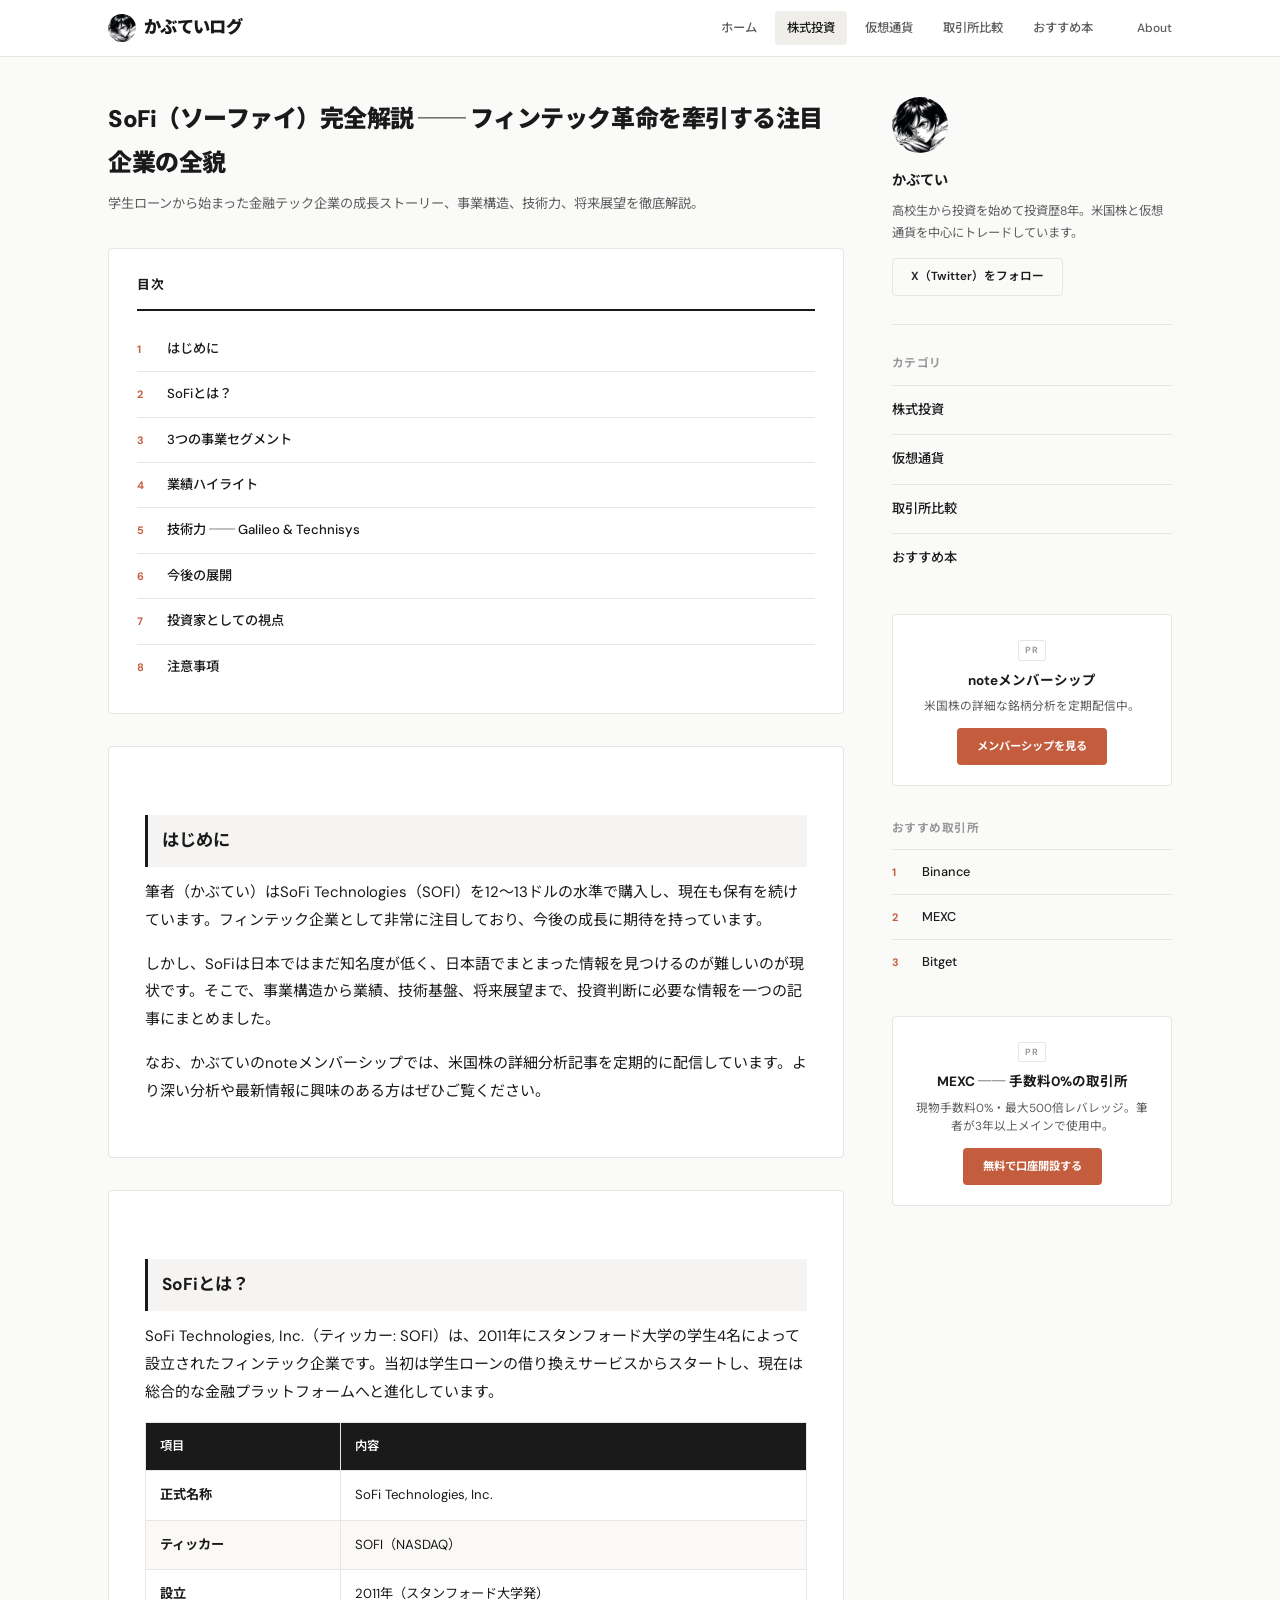
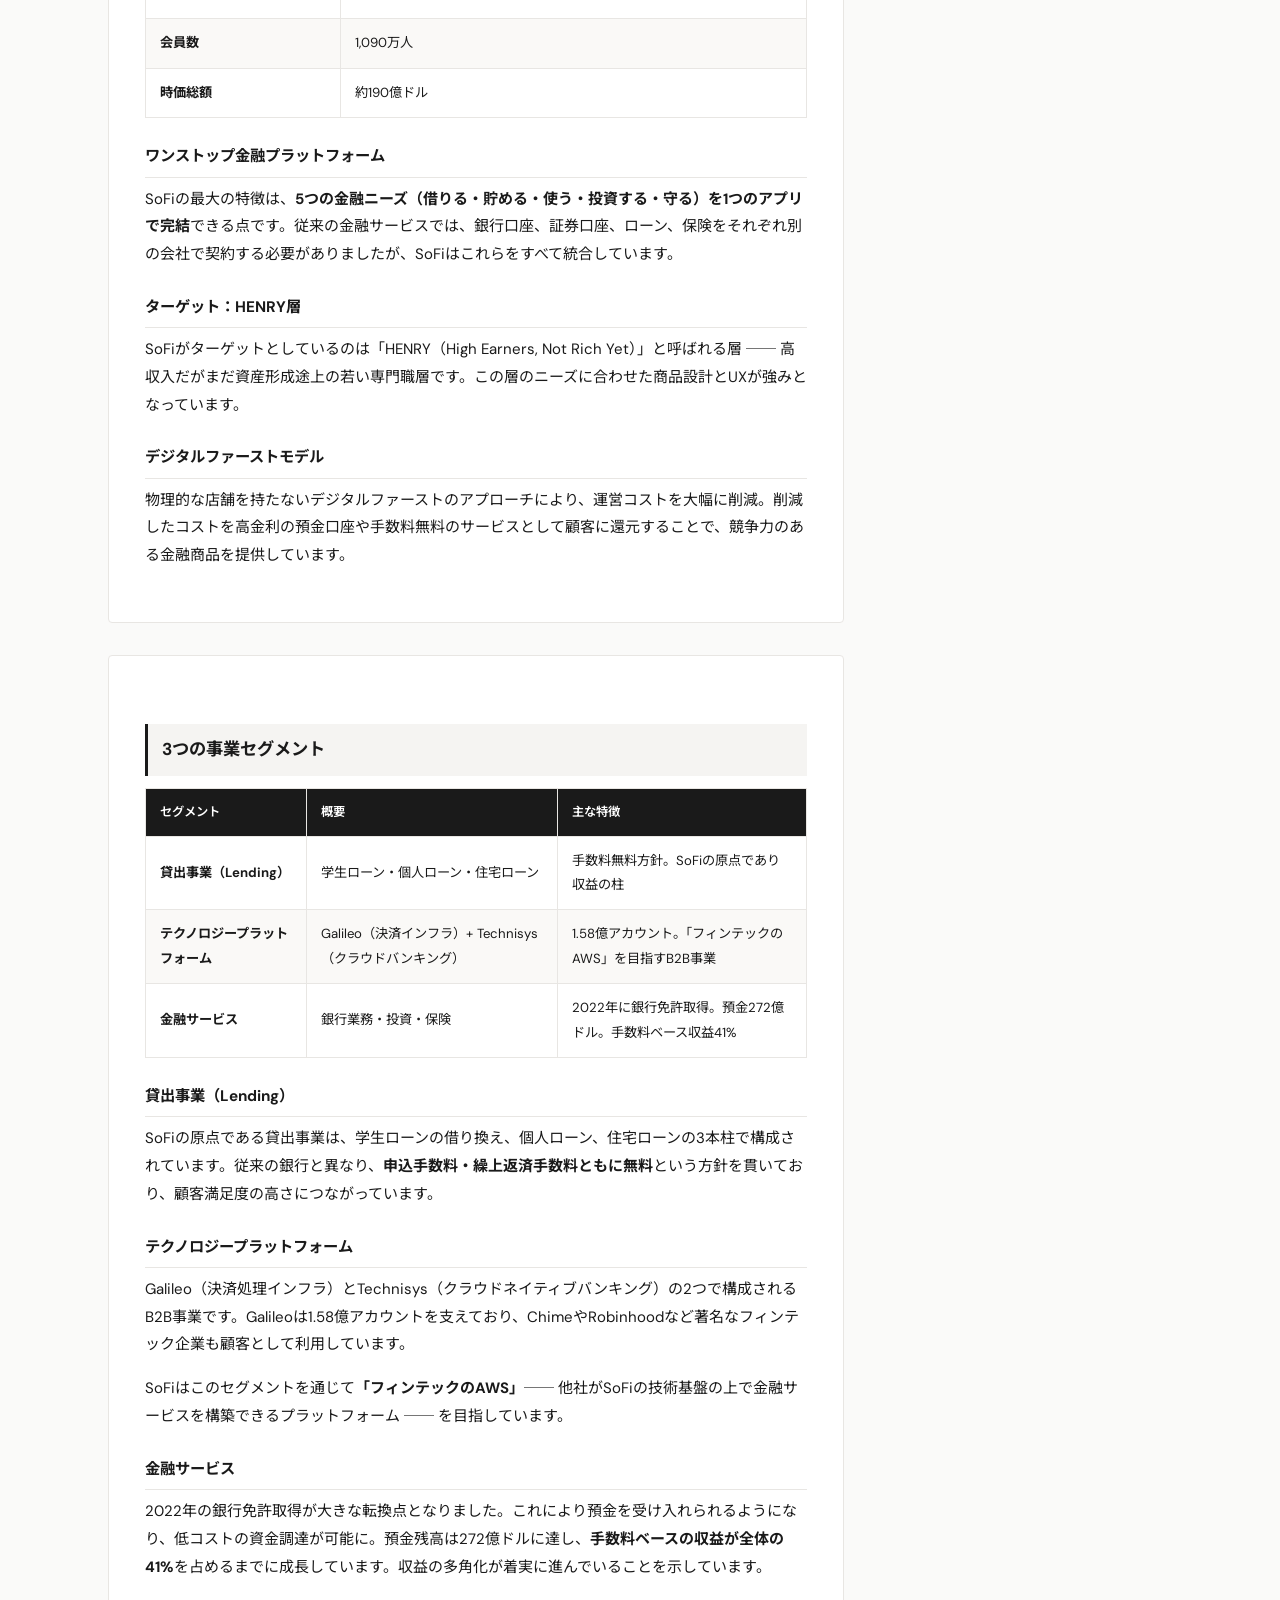
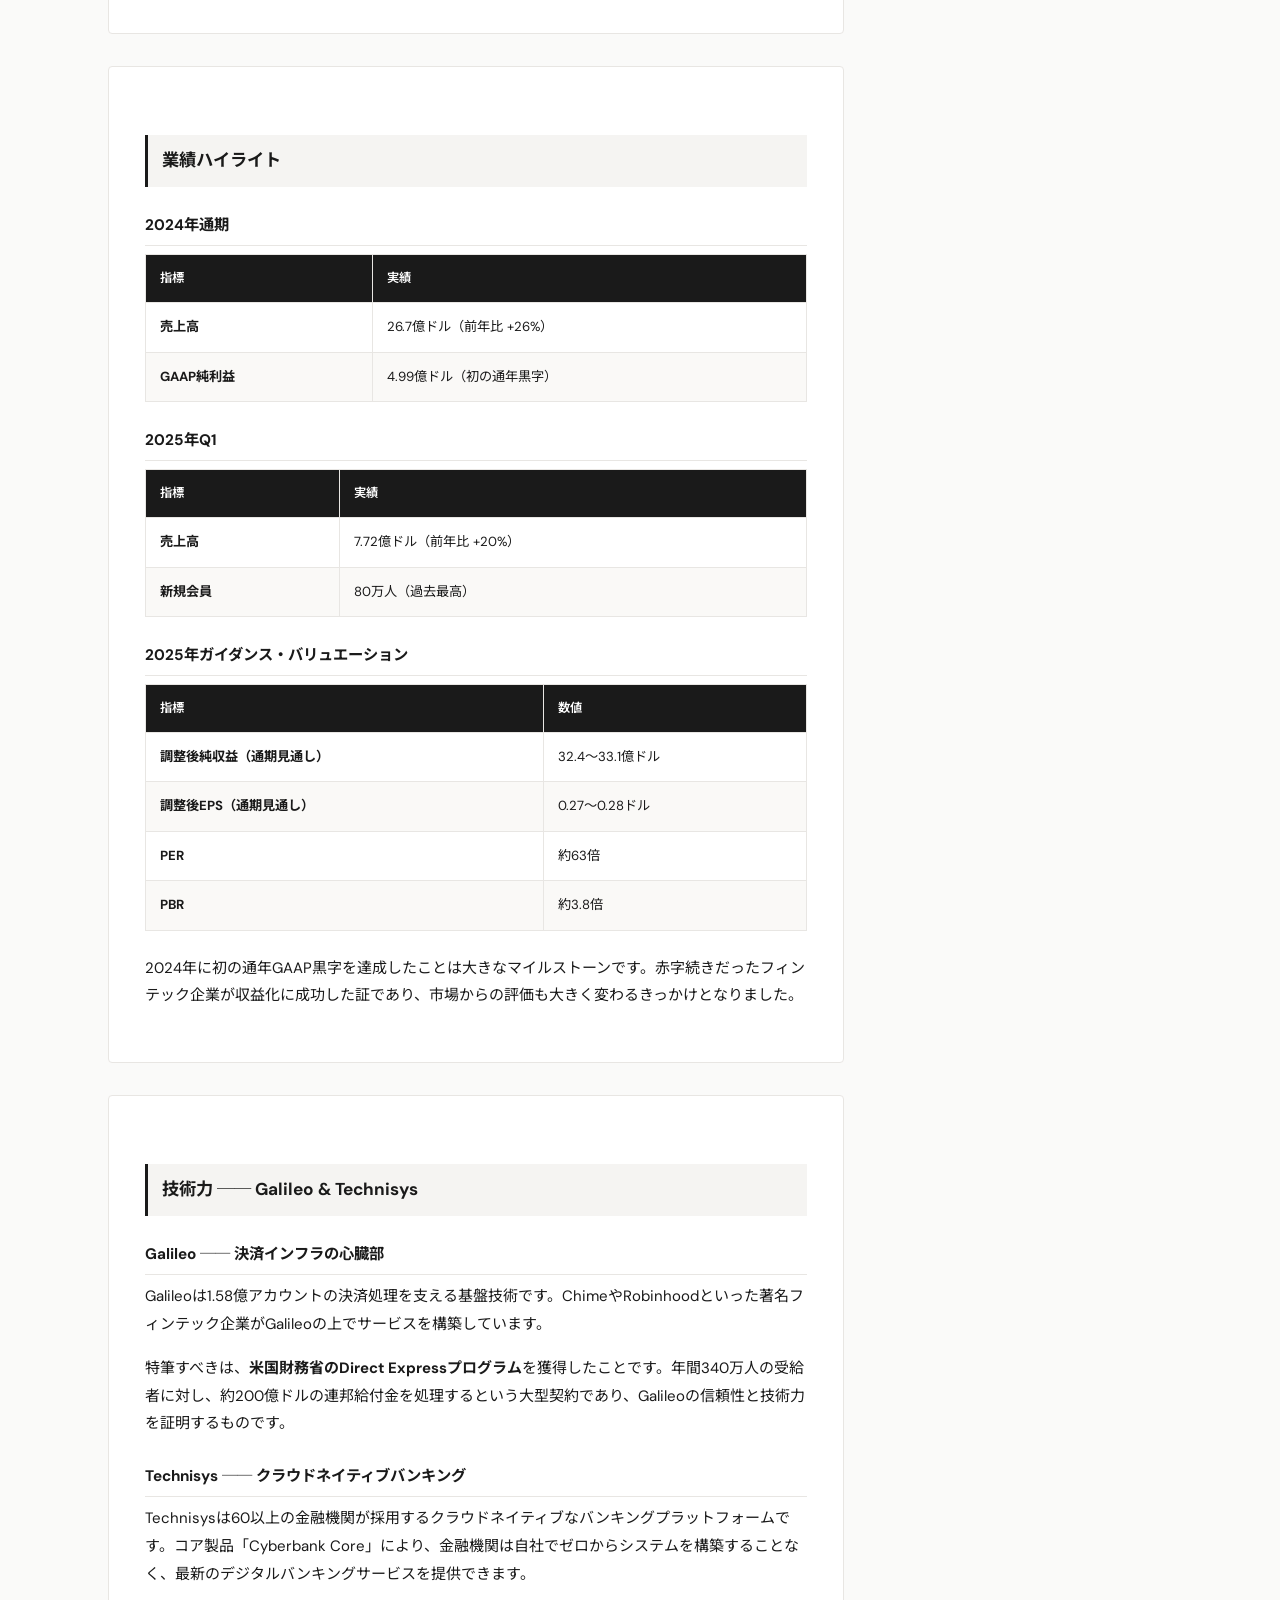
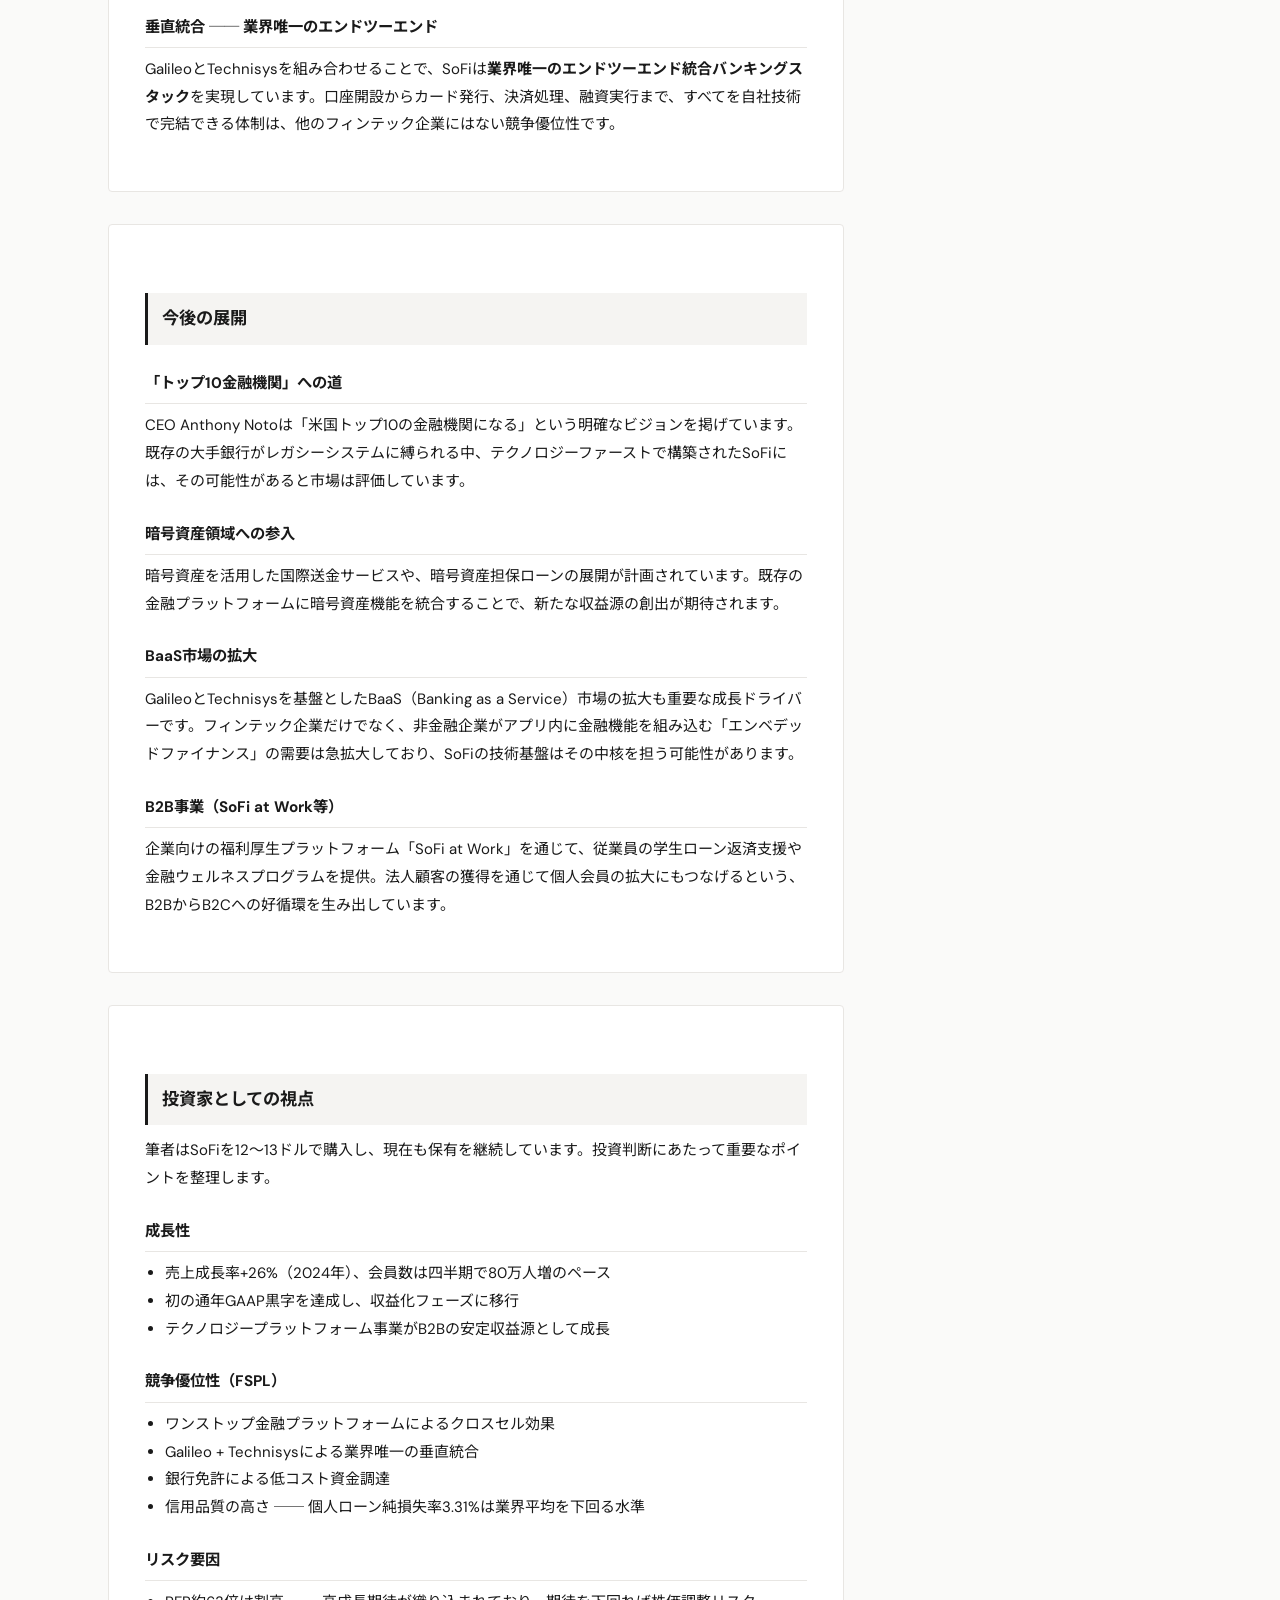
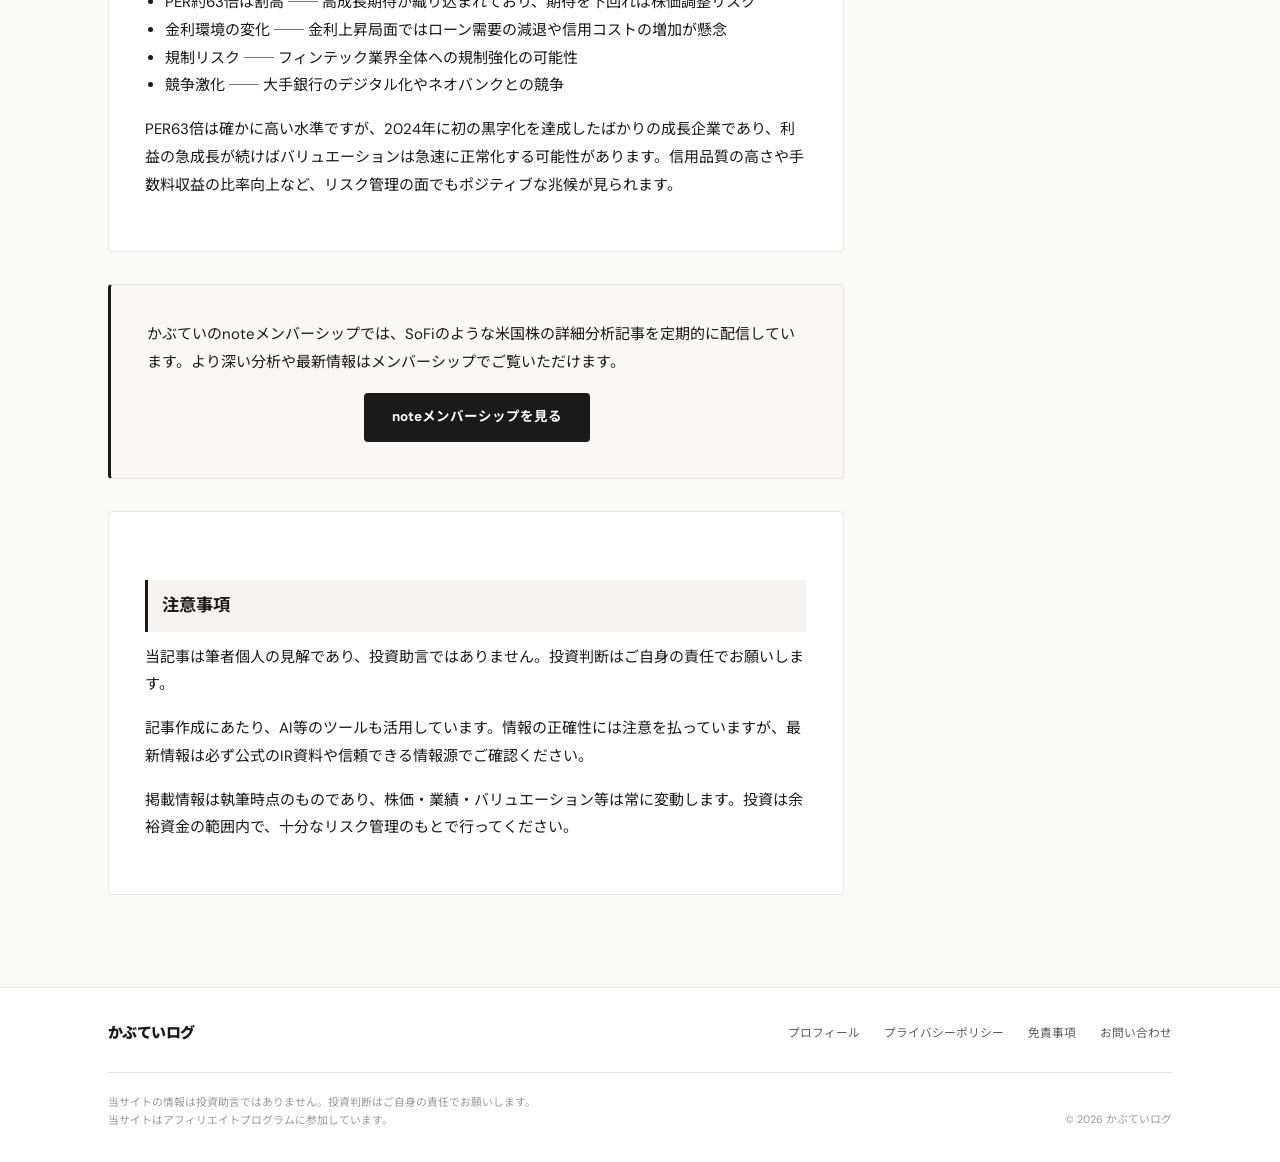
<file: pages/sofi.html>
<!DOCTYPE html>
<html lang="ja">
<head>
  <meta charset="UTF-8">
<!-- Google tag (gtag.js) -->
<script async src="https://www.googletagmanager.com/gtag/js?id=G-EWL6D0J2PX"></script>
<script>
  window.dataLayer = window.dataLayer || [];
  function gtag(){dataLayer.push(arguments);}
  gtag('js', new Date());
  gtag('config', 'G-EWL6D0J2PX');
</script>
  <meta name="viewport" content="width=device-width, initial-scale=1.0">
  <meta name="description" content="SoFi Technologies（ソーファイ）の事業構造・業績・技術力・将来展望を徹底解説。フィンテック革命を牽引する注目企業の全貌をまとめました。">
  <meta name="keywords" content="SoFi, ソーファイ, SOFI, フィンテック, 米国株, Galileo, Technisys, 株式投資">
  <meta property="og:title" content="SoFi（ソーファイ）完全解説｜フィンテック革命を牽引する注目企業｜かぶていログ">
  <meta property="og:description" content="SoFi Technologies（ソーファイ）の事業構造・業績・技術力・将来展望を徹底解説。フィンテック革命を牽引する注目企業の全貌をまとめました。">
  <meta property="og:type" content="website">
  <meta property="og:url" content="https://kabutei-blog.vercel.app/pages/sofi.html">
  <meta property="og:image" content="https://kabutei-blog.vercel.app/images/og-sofi.png">
  <meta name="twitter:card" content="summary_large_image">
  <meta name="twitter:image" content="https://kabutei-blog.vercel.app/images/og-sofi.png">
  <meta name="twitter:site" content="@coderyuou710">
  <meta name="twitter:title" content="SoFi（ソーファイ）完全解説｜フィンテック革命を牽引する注目企業｜かぶていログ">
  <meta name="twitter:description" content="SoFi Technologies（ソーファイ）の事業構造・業績・技術力・将来展望を徹底解説。フィンテック革命を牽引する注目企業の全貌をまとめました。">
  <link rel="canonical" href="https://kabutei-blog.vercel.app/pages/sofi.html">
  <link rel="preconnect" href="https://fonts.googleapis.com">
  <link rel="preconnect" href="https://fonts.gstatic.com" crossorigin>
  <link href="https://fonts.googleapis.com/css2?family=Noto+Sans+JP:wght@400;500;700;900&family=DM+Sans:ital,wght@0,400;0,500;0,700;1,400&display=swap" rel="stylesheet">
  <link rel="stylesheet" href="../css/style.css">
  <title>SoFi（ソーファイ）完全解説｜フィンテック革命を牽引する注目企業｜かぶていログ</title>
<script async src="https://pagead2.googlesyndication.com/pagead/js/adsbygoogle.js?client=ca-pub-1260227921393727" crossorigin="anonymous"></script>
</head>
<body>

  <header class="header">
    <div class="header-inner">
      <a href="../index.html" class="logo"><img src="../images/profile-icon.webp" alt="" class="logo-icon">かぶていログ</a>
      <nav class="global-nav" id="globalNav">
        <a href="../index.html">ホーム</a>
        <a href="stocks.html" class="current">株式投資</a>
        <a href="crypto.html">仮想通貨</a>
        <a href="exchanges.html">取引所比較</a>
        <a href="books.html">おすすめ本</a>
      </nav>
      <div class="header-right">
        <a href="about.html" class="header-about">About</a>
        <button class="menu-toggle" id="menuToggle" aria-label="メニュー">Menu</button>
      </div>
    </div>
  </header>

  <main>
    <div class="content-wrap">
      <div class="content-main">

        <div class="page-header">
          <h1 style="font-size:1.6rem;font-weight:900;letter-spacing:-0.02em;margin-bottom:6px;">SoFi（ソーファイ）完全解説 ── フィンテック革命を牽引する注目企業の全貌</h1>
          <p>学生ローンから始まった金融テック企業の成長ストーリー、事業構造、技術力、将来展望を徹底解説。</p>
        </div>

        <!-- ========== 目次 ========== -->
        <div class="toc">
          <p class="toc-title">目次</p>
          <ol class="toc-list">
            <li><a href="#sec-intro">はじめに</a></li>
            <li><a href="#sec-about">SoFiとは？</a></li>
            <li><a href="#sec-segments">3つの事業セグメント</a></li>
            <li><a href="#sec-performance">業績ハイライト</a></li>
            <li><a href="#sec-tech">技術力 ── Galileo & Technisys</a></li>
            <li><a href="#sec-future">今後の展開</a></li>
            <li><a href="#sec-investor">投資家としての視点</a></li>
            <li><a href="#sec-notice">注意事項</a></li>
          </ol>
        </div>

        <!-- ========== はじめに ========== -->
        <div class="article-content">
          <h2 id="sec-intro">はじめに</h2>
          <p>筆者（かぶてい）はSoFi Technologies（SOFI）を12〜13ドルの水準で購入し、現在も保有を続けています。フィンテック企業として非常に注目しており、今後の成長に期待を持っています。</p>
          <p>しかし、SoFiは日本ではまだ知名度が低く、日本語でまとまった情報を見つけるのが難しいのが現状です。そこで、事業構造から業績、技術基盤、将来展望まで、投資判断に必要な情報を一つの記事にまとめました。</p>
          <p>なお、かぶていのnoteメンバーシップでは、米国株の詳細分析記事を定期的に配信しています。より深い分析や最新情報に興味のある方はぜひご覧ください。</p>
        </div>

        <!-- ========== SoFiとは？ ========== -->
        <div class="article-content">
          <h2 id="sec-about">SoFiとは？</h2>
          <p>SoFi Technologies, Inc.（ティッカー: SOFI）は、2011年にスタンフォード大学の学生4名によって設立されたフィンテック企業です。当初は学生ローンの借り換えサービスからスタートし、現在は総合的な金融プラットフォームへと進化しています。</p>

          <table class="comparison-table">
            <thead>
              <tr>
                <th>項目</th>
                <th>内容</th>
              </tr>
            </thead>
            <tbody>
              <tr>
                <td><strong>正式名称</strong></td>
                <td>SoFi Technologies, Inc.</td>
              </tr>
              <tr>
                <td><strong>ティッカー</strong></td>
                <td>SOFI（NASDAQ）</td>
              </tr>
              <tr>
                <td><strong>設立</strong></td>
                <td>2011年（スタンフォード大学発）</td>
              </tr>
              <tr>
                <td><strong>会員数</strong></td>
                <td>1,090万人</td>
              </tr>
              <tr>
                <td><strong>時価総額</strong></td>
                <td>約190億ドル</td>
              </tr>
            </tbody>
          </table>

          <h3>ワンストップ金融プラットフォーム</h3>
          <p>SoFiの最大の特徴は、<strong>5つの金融ニーズ（借りる・貯める・使う・投資する・守る）を1つのアプリで完結</strong>できる点です。従来の金融サービスでは、銀行口座、証券口座、ローン、保険をそれぞれ別の会社で契約する必要がありましたが、SoFiはこれらをすべて統合しています。</p>

          <h3>ターゲット：HENRY層</h3>
          <p>SoFiがターゲットとしているのは「HENRY（High Earners, Not Rich Yet）」と呼ばれる層 ── 高収入だがまだ資産形成途上の若い専門職層です。この層のニーズに合わせた商品設計とUXが強みとなっています。</p>

          <h3>デジタルファーストモデル</h3>
          <p>物理的な店舗を持たないデジタルファーストのアプローチにより、運営コストを大幅に削減。削減したコストを高金利の預金口座や手数料無料のサービスとして顧客に還元することで、競争力のある金融商品を提供しています。</p>
        </div>

        <!-- ========== 3つの事業セグメント ========== -->
        <div class="article-content">
          <h2 id="sec-segments">3つの事業セグメント</h2>

          <table class="comparison-table">
            <thead>
              <tr>
                <th>セグメント</th>
                <th>概要</th>
                <th>主な特徴</th>
              </tr>
            </thead>
            <tbody>
              <tr>
                <td><strong>貸出事業（Lending）</strong></td>
                <td>学生ローン・個人ローン・住宅ローン</td>
                <td>手数料無料方針。SoFiの原点であり収益の柱</td>
              </tr>
              <tr>
                <td><strong>テクノロジープラットフォーム</strong></td>
                <td>Galileo（決済インフラ）+ Technisys（クラウドバンキング）</td>
                <td>1.58億アカウント。「フィンテックのAWS」を目指すB2B事業</td>
              </tr>
              <tr>
                <td><strong>金融サービス</strong></td>
                <td>銀行業務・投資・保険</td>
                <td>2022年に銀行免許取得。預金272億ドル。手数料ベース収益41%</td>
              </tr>
            </tbody>
          </table>

          <h3>貸出事業（Lending）</h3>
          <p>SoFiの原点である貸出事業は、学生ローンの借り換え、個人ローン、住宅ローンの3本柱で構成されています。従来の銀行と異なり、<strong>申込手数料・繰上返済手数料ともに無料</strong>という方針を貫いており、顧客満足度の高さにつながっています。</p>

          <h3>テクノロジープラットフォーム</h3>
          <p>Galileo（決済処理インフラ）とTechnisys（クラウドネイティブバンキング）の2つで構成されるB2B事業です。Galileoは1.58億アカウントを支えており、ChimeやRobinhoodなど著名なフィンテック企業も顧客として利用しています。</p>
          <p>SoFiはこのセグメントを通じて<strong>「フィンテックのAWS」</strong>── 他社がSoFiの技術基盤の上で金融サービスを構築できるプラットフォーム ── を目指しています。</p>

          <h3>金融サービス</h3>
          <p>2022年の銀行免許取得が大きな転換点となりました。これにより預金を受け入れられるようになり、低コストの資金調達が可能に。預金残高は272億ドルに達し、<strong>手数料ベースの収益が全体の41%</strong>を占めるまでに成長しています。収益の多角化が着実に進んでいることを示しています。</p>
        </div>

        <!-- ========== 業績ハイライト ========== -->
        <div class="article-content">
          <h2 id="sec-performance">業績ハイライト</h2>

          <h3>2024年通期</h3>
          <table class="comparison-table">
            <thead>
              <tr>
                <th>指標</th>
                <th>実績</th>
              </tr>
            </thead>
            <tbody>
              <tr>
                <td><strong>売上高</strong></td>
                <td>26.7億ドル（前年比 +26%）</td>
              </tr>
              <tr>
                <td><strong>GAAP純利益</strong></td>
                <td>4.99億ドル（初の通年黒字）</td>
              </tr>
            </tbody>
          </table>

          <h3>2025年Q1</h3>
          <table class="comparison-table">
            <thead>
              <tr>
                <th>指標</th>
                <th>実績</th>
              </tr>
            </thead>
            <tbody>
              <tr>
                <td><strong>売上高</strong></td>
                <td>7.72億ドル（前年比 +20%）</td>
              </tr>
              <tr>
                <td><strong>新規会員</strong></td>
                <td>80万人（過去最高）</td>
              </tr>
            </tbody>
          </table>

          <h3>2025年ガイダンス・バリュエーション</h3>
          <table class="comparison-table">
            <thead>
              <tr>
                <th>指標</th>
                <th>数値</th>
              </tr>
            </thead>
            <tbody>
              <tr>
                <td><strong>調整後純収益（通期見通し）</strong></td>
                <td>32.4〜33.1億ドル</td>
              </tr>
              <tr>
                <td><strong>調整後EPS（通期見通し）</strong></td>
                <td>0.27〜0.28ドル</td>
              </tr>
              <tr>
                <td><strong>PER</strong></td>
                <td>約63倍</td>
              </tr>
              <tr>
                <td><strong>PBR</strong></td>
                <td>約3.8倍</td>
              </tr>
            </tbody>
          </table>
          <p>2024年に初の通年GAAP黒字を達成したことは大きなマイルストーンです。赤字続きだったフィンテック企業が収益化に成功した証であり、市場からの評価も大きく変わるきっかけとなりました。</p>
        </div>

        <!-- ========== 技術力 ========== -->
        <div class="article-content">
          <h2 id="sec-tech">技術力 ── Galileo & Technisys</h2>

          <h3>Galileo ── 決済インフラの心臓部</h3>
          <p>Galileoは1.58億アカウントの決済処理を支える基盤技術です。ChimeやRobinhoodといった著名フィンテック企業がGalileoの上でサービスを構築しています。</p>
          <p>特筆すべきは、<strong>米国財務省のDirect Expressプログラム</strong>を獲得したことです。年間340万人の受給者に対し、約200億ドルの連邦給付金を処理するという大型契約であり、Galileoの信頼性と技術力を証明するものです。</p>

          <h3>Technisys ── クラウドネイティブバンキング</h3>
          <p>Technisysは60以上の金融機関が採用するクラウドネイティブなバンキングプラットフォームです。コア製品「Cyberbank Core」により、金融機関は自社でゼロからシステムを構築することなく、最新のデジタルバンキングサービスを提供できます。</p>

          <h3>垂直統合 ── 業界唯一のエンドツーエンド</h3>
          <p>GalileoとTechnisysを組み合わせることで、SoFiは<strong>業界唯一のエンドツーエンド統合バンキングスタック</strong>を実現しています。口座開設からカード発行、決済処理、融資実行まで、すべてを自社技術で完結できる体制は、他のフィンテック企業にはない競争優位性です。</p>
        </div>

        <!-- ========== 今後の展開 ========== -->
        <div class="article-content">
          <h2 id="sec-future">今後の展開</h2>

          <h3>「トップ10金融機関」への道</h3>
          <p>CEO Anthony Notoは「米国トップ10の金融機関になる」という明確なビジョンを掲げています。既存の大手銀行がレガシーシステムに縛られる中、テクノロジーファーストで構築されたSoFiには、その可能性があると市場は評価しています。</p>

          <h3>暗号資産領域への参入</h3>
          <p>暗号資産を活用した国際送金サービスや、暗号資産担保ローンの展開が計画されています。既存の金融プラットフォームに暗号資産機能を統合することで、新たな収益源の創出が期待されます。</p>

          <h3>BaaS市場の拡大</h3>
          <p>GalileoとTechnisysを基盤としたBaaS（Banking as a Service）市場の拡大も重要な成長ドライバーです。フィンテック企業だけでなく、非金融企業がアプリ内に金融機能を組み込む「エンベデッドファイナンス」の需要は急拡大しており、SoFiの技術基盤はその中核を担う可能性があります。</p>

          <h3>B2B事業（SoFi at Work等）</h3>
          <p>企業向けの福利厚生プラットフォーム「SoFi at Work」を通じて、従業員の学生ローン返済支援や金融ウェルネスプログラムを提供。法人顧客の獲得を通じて個人会員の拡大にもつなげるという、B2BからB2Cへの好循環を生み出しています。</p>
        </div>

        <!-- ========== 投資家としての視点 ========== -->
        <div class="article-content">
          <h2 id="sec-investor">投資家としての視点</h2>
          <p>筆者はSoFiを12〜13ドルで購入し、現在も保有を継続しています。投資判断にあたって重要なポイントを整理します。</p>

          <h3>成長性</h3>
          <ul>
            <li>売上成長率+26%（2024年）、会員数は四半期で80万人増のペース</li>
            <li>初の通年GAAP黒字を達成し、収益化フェーズに移行</li>
            <li>テクノロジープラットフォーム事業がB2Bの安定収益源として成長</li>
          </ul>

          <h3>競争優位性（FSPL）</h3>
          <ul>
            <li>ワンストップ金融プラットフォームによるクロスセル効果</li>
            <li>Galileo + Technisysによる業界唯一の垂直統合</li>
            <li>銀行免許による低コスト資金調達</li>
            <li>信用品質の高さ ── 個人ローン純損失率3.31%は業界平均を下回る水準</li>
          </ul>

          <h3>リスク要因</h3>
          <ul>
            <li>PER約63倍は割高 ── 高成長期待が織り込まれており、期待を下回れば株価調整リスク</li>
            <li>金利環境の変化 ── 金利上昇局面ではローン需要の減退や信用コストの増加が懸念</li>
            <li>規制リスク ── フィンテック業界全体への規制強化の可能性</li>
            <li>競争激化 ── 大手銀行のデジタル化やネオバンクとの競争</li>
          </ul>

          <p>PER63倍は確かに高い水準ですが、2024年に初の黒字化を達成したばかりの成長企業であり、利益の急成長が続けばバリュエーションは急速に正常化する可能性があります。信用品質の高さや手数料収益の比率向上など、リスク管理の面でもポジティブな兆候が見られます。</p>
        </div>

        <!-- ========== noteメンバーシップ ========== -->
        <div class="article-content" style="background:#f9f8f6;border-left:3px solid #1a1a1a;">
          <p style="margin-bottom:16px;">かぶていのnoteメンバーシップでは、SoFiのような米国株の詳細分析記事を定期的に配信しています。より深い分析や最新情報はメンバーシップでご覧いただけます。</p>
          <div style="text-align:center;">
            <a href="https://note.com/coderyuou710" class="affiliate-btn" style="background:#1a1a1a;" target="_blank" rel="noopener noreferrer">noteメンバーシップを見る</a>
          </div>
        </div>

        <!-- ========== 注意事項 ========== -->
        <div class="article-content">
          <h2 id="sec-notice">注意事項</h2>
          <p>当記事は筆者個人の見解であり、投資助言ではありません。投資判断はご自身の責任でお願いします。</p>
          <p>記事作成にあたり、AI等のツールも活用しています。情報の正確性には注意を払っていますが、最新情報は必ず公式のIR資料や信頼できる情報源でご確認ください。</p>
          <p>掲載情報は執筆時点のものであり、株価・業績・バリュエーション等は常に変動します。投資は余裕資金の範囲内で、十分なリスク管理のもとで行ってください。</p>
        </div>

      </div>

      <!-- サイドバー -->
      <aside class="sidebar">

        <div class="sidebar-profile">
          <img src="../images/profile-icon.webp" alt="かぶてい" class="sidebar-profile-img">
          <p class="sidebar-profile-name">かぶてい</p>
          <p class="sidebar-profile-desc">高校生から投資を始めて投資歴8年。米国株と仮想通貨を中心にトレードしています。</p>
          <a href="https://x.com/coderyuou710" class="sidebar-x" target="_blank" rel="noopener noreferrer">X（Twitter）をフォロー</a>
        </div>

        <div class="sidebar-block">
          <h3 class="sidebar-heading">カテゴリ</h3>
          <ul class="sidebar-cat-list">
            <li><a href="stocks.html"><span>株式投資</span></a></li>
            <li><a href="crypto.html"><span>仮想通貨</span></a></li>
            <li><a href="exchanges.html"><span>取引所比較</span></a></li>
            <li><a href="books.html"><span>おすすめ本</span></a></li>
          </ul>
        </div>

        <a href="https://note.com/coderyuou710" class="pr-banner" target="_blank" rel="noopener noreferrer">
          <span class="pr-banner-label">PR</span>
          <p class="pr-banner-title">noteメンバーシップ</p>
          <p class="pr-banner-desc">米国株の詳細な銘柄分析を定期配信中。</p>
          <span class="pr-banner-btn">メンバーシップを見る</span>
        </a>

        <div class="sidebar-block">
          <h3 class="sidebar-heading">おすすめ取引所</h3>
          <ol class="sidebar-ranking">
            <li><a href="https://s.binance.com/aZtj0nF8?ref=GRO_40299_K24UQ" target="_blank" rel="noopener noreferrer">Binance</a></li>
            <li><a href="https://promote.mexc.com/r/Giqed5WFpd" target="_blank" rel="noopener noreferrer">MEXC</a></li>
            <li><a href="https://www.bitget.com/ja/referral/register?clacCode=11K2AJ8R&from=%2Fja%2Fevents%2Freferral-all-program&source=events&utmSource=PremierInviter" target="_blank" rel="noopener noreferrer">Bitget</a></li>
          </ol>
        </div>

        <a href="https://promote.mexc.com/r/Giqed5WFpd" class="pr-banner" target="_blank" rel="noopener noreferrer">
          <span class="pr-banner-label">PR</span>
          <p class="pr-banner-title">MEXC ── 手数料0%の取引所</p>
          <p class="pr-banner-desc">現物手数料0%・最大500倍レバレッジ。筆者が3年以上メインで使用中。</p>
          <span class="pr-banner-btn">無料で口座開設する</span>
        </a>

      </aside>
    </div>
  </main>

  <footer class="footer">
    <div class="footer-inner">
      <div class="footer-top">
        <a href="../index.html" class="footer-logo">かぶていログ</a>
        <nav class="footer-nav">
          <a href="about.html">プロフィール</a>
          <a href="privacy.html">プライバシーポリシー</a>
          <a href="disclaimer.html">免責事項</a>
          <a href="contact.html">お問い合わせ</a>
        </nav>
      </div>
      <div class="footer-bottom">
        <p class="footer-note">当サイトの情報は投資助言ではありません。投資判断はご自身の責任でお願いします。<br>当サイトはアフィリエイトプログラムに参加しています。</p>
        <p class="footer-copy">&copy; 2026 かぶていログ</p>
      </div>
    </div>
  </footer>
  <script src="../js/main.js"></script>
</body>
</html>
</file>
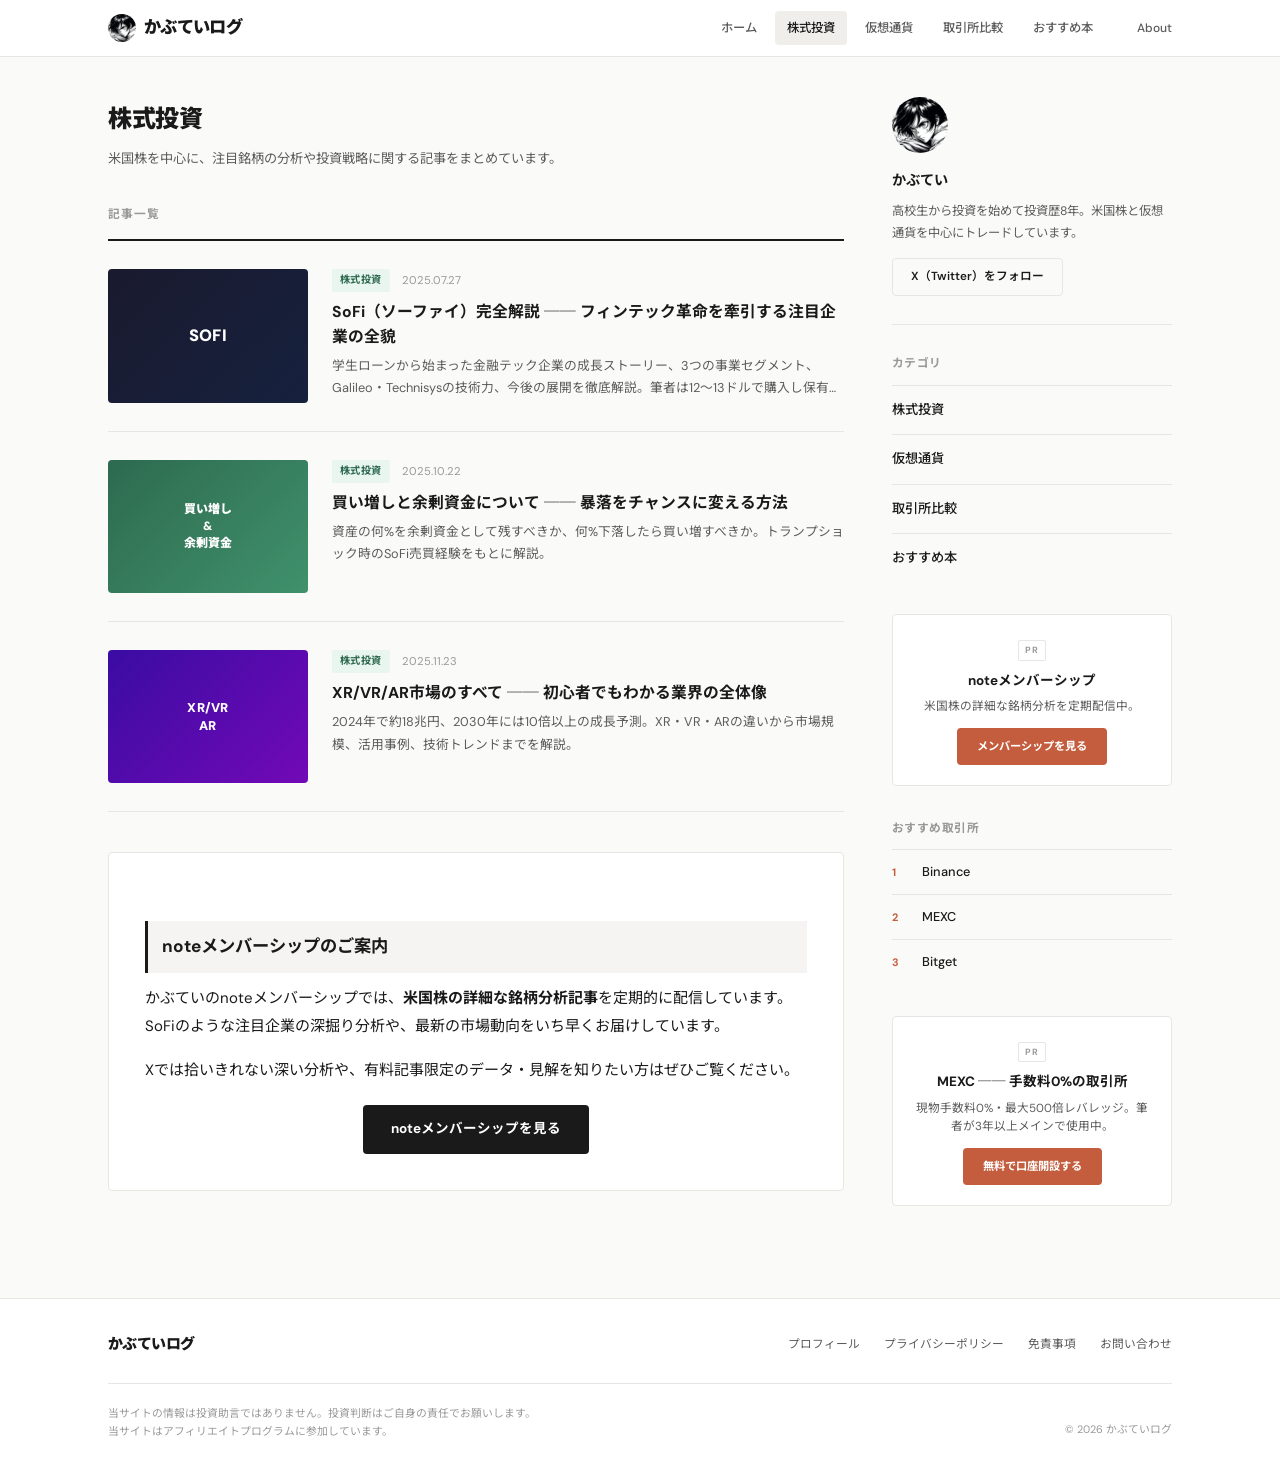
<file: pages/stocks.html>
<!DOCTYPE html>
<html lang="ja">
<head>
  <meta charset="UTF-8">
<!-- Google tag (gtag.js) -->
<script async src="https://www.googletagmanager.com/gtag/js?id=G-EWL6D0J2PX"></script>
<script>
  window.dataLayer = window.dataLayer || [];
  function gtag(){dataLayer.push(arguments);}
  gtag('js', new Date());
  gtag('config', 'G-EWL6D0J2PX');
</script>
  <meta name="viewport" content="width=device-width, initial-scale=1.0">
  <meta name="description" content="米国株を中心とした株式投資に関する記事一覧。注目銘柄の分析、投資戦略、企業解説をわかりやすくまとめています。">
  <meta name="keywords" content="株式投資, 米国株, 銘柄分析, SoFi, パランティア, 投資ブログ">
  <meta property="og:title" content="株式投資の記事一覧｜かぶていログ">
  <meta property="og:description" content="米国株を中心とした株式投資に関する記事一覧。注目銘柄の分析、投資戦略、企業解説をわかりやすくまとめています。">
  <meta property="og:type" content="website">
  <meta property="og:url" content="https://kabutei-blog.vercel.app/pages/stocks.html">
  <meta property="og:image" content="https://kabutei-blog.vercel.app/images/og-stocks.png">
  <meta name="twitter:card" content="summary_large_image">
  <meta name="twitter:image" content="https://kabutei-blog.vercel.app/images/og-stocks.png">
  <meta name="twitter:site" content="@coderyuou710">
  <meta name="twitter:title" content="株式投資の記事一覧｜かぶていログ">
  <meta name="twitter:description" content="米国株を中心とした株式投資に関する記事一覧。注目銘柄の分析、投資戦略、企業解説をわかりやすくまとめています。">
  <link rel="canonical" href="https://kabutei-blog.vercel.app/pages/stocks.html">
  <link rel="preconnect" href="https://fonts.googleapis.com">
  <link rel="preconnect" href="https://fonts.gstatic.com" crossorigin>
  <link href="https://fonts.googleapis.com/css2?family=Noto+Sans+JP:wght@400;500;700;900&family=DM+Sans:ital,wght@0,400;0,500;0,700;1,400&display=swap" rel="stylesheet">
  <link rel="stylesheet" href="../css/style.css">
  <title>株式投資の記事一覧｜かぶていログ</title>
<script async src="https://pagead2.googlesyndication.com/pagead/js/adsbygoogle.js?client=ca-pub-1260227921393727" crossorigin="anonymous"></script>
</head>
<body>

  <header class="header">
    <div class="header-inner">
      <a href="../index.html" class="logo"><img src="../images/profile-icon.webp" alt="" class="logo-icon">かぶていログ</a>
      <nav class="global-nav" id="globalNav">
        <a href="../index.html">ホーム</a>
        <a href="stocks.html" class="current">株式投資</a>
        <a href="crypto.html">仮想通貨</a>
        <a href="exchanges.html">取引所比較</a>
        <a href="books.html">おすすめ本</a>
      </nav>
      <div class="header-right">
        <a href="about.html" class="header-about">About</a>
        <button class="menu-toggle" id="menuToggle" aria-label="メニュー">Menu</button>
      </div>
    </div>
  </header>

  <main>
    <div class="content-wrap">
      <div class="content-main">

        <div class="page-header">
          <h1 style="font-size:1.6rem;font-weight:900;letter-spacing:-0.02em;margin-bottom:6px;">株式投資</h1>
          <p>米国株を中心に、注目銘柄の分析や投資戦略に関する記事をまとめています。</p>
        </div>

        <!-- ========== 記事一覧 ========== -->
        <section class="posts-section">
          <h2 class="section-label">記事一覧</h2>

          <!-- 記事：SoFi -->
          <article class="post-row">
            <div class="post-row-thumb">
              <a href="sofi.html">
                <div class="post-row-thumb-inner" style="background:linear-gradient(135deg,#1a1a2e,#16213e);display:flex;align-items:center;justify-content:center;color:#fff;font-weight:900;font-size:1.1rem;letter-spacing:0.02em;">SOFI</div>
              </a>
            </div>
            <div class="post-row-body">
              <div class="post-row-top">
                <span class="tag tag-stock">株式投資</span>
                <time datetime="2025-07-27">2025.07.27</time>
              </div>
              <h3><a href="sofi.html">SoFi（ソーファイ）完全解説 ── フィンテック革命を牽引する注目企業の全貌</a></h3>
              <p>学生ローンから始まった金融テック企業の成長ストーリー、3つの事業セグメント、Galileo・Technisysの技術力、今後の展開を徹底解説。筆者は12〜13ドルで購入し保有中。</p>
            </div>
          </article>

          <!-- 記事：買い増しと余剰資金 -->
          <article class="post-row">
            <div class="post-row-thumb">
              <a href="buying-dips.html">
                <div class="post-row-thumb-inner" style="background:linear-gradient(135deg,#2d6a4f,#40916c);display:flex;align-items:center;justify-content:center;color:#fff;font-weight:900;font-size:0.8rem;letter-spacing:0.02em;text-align:center;line-height:1.4;">買い増し<br>&amp;<br>余剰資金</div>
              </a>
            </div>
            <div class="post-row-body">
              <div class="post-row-top">
                <span class="tag tag-stock">株式投資</span>
                <time datetime="2025-10-22">2025.10.22</time>
              </div>
              <h3><a href="buying-dips.html">買い増しと余剰資金について ── 暴落をチャンスに変える方法</a></h3>
              <p>資産の何%を余剰資金として残すべきか、何%下落したら買い増すべきか。トランプショック時のSoFi売買経験をもとに解説。</p>
            </div>
          </article>

          <!-- 記事：XR/VR/AR -->
          <article class="post-row">
            <div class="post-row-thumb">
              <a href="xr-vr-ar.html">
                <div class="post-row-thumb-inner" style="background:linear-gradient(135deg,#3a0ca3,#7209b7);display:flex;align-items:center;justify-content:center;color:#fff;font-weight:900;font-size:0.85rem;letter-spacing:0.02em;text-align:center;line-height:1.4;">XR/VR<br>AR</div>
              </a>
            </div>
            <div class="post-row-body">
              <div class="post-row-top">
                <span class="tag tag-stock">株式投資</span>
                <time datetime="2025-11-23">2025.11.23</time>
              </div>
              <h3><a href="xr-vr-ar.html">XR/VR/AR市場のすべて ── 初心者でもわかる業界の全体像</a></h3>
              <p>2024年で約18兆円、2030年には10倍以上の成長予測。XR・VR・ARの違いから市場規模、活用事例、技術トレンドまでを解説。</p>
            </div>
          </article>

        </section>

        <!-- ========== メンバーシップ案内 ========== -->
        <div class="article-content" style="margin-top:40px;">
          <h2>noteメンバーシップのご案内</h2>
          <p>かぶていのnoteメンバーシップでは、<strong>米国株の詳細な銘柄分析記事</strong>を定期的に配信しています。SoFiのような注目企業の深掘り分析や、最新の市場動向をいち早くお届けしています。</p>
          <p>Xでは拾いきれない深い分析や、有料記事限定のデータ・見解を知りたい方はぜひご覧ください。</p>
          <div style="text-align:center;margin-top:20px;">
            <a href="https://note.com/coderyuou710" class="affiliate-btn" style="background:#1a1a1a;" target="_blank" rel="noopener noreferrer">noteメンバーシップを見る</a>
          </div>
        </div>

      </div>

      <!-- サイドバー -->
      <aside class="sidebar">

        <div class="sidebar-profile">
          <img src="../images/profile-icon.webp" alt="かぶてい" class="sidebar-profile-img">
          <p class="sidebar-profile-name">かぶてい</p>
          <p class="sidebar-profile-desc">高校生から投資を始めて投資歴8年。米国株と仮想通貨を中心にトレードしています。</p>
          <a href="https://x.com/coderyuou710" class="sidebar-x" target="_blank" rel="noopener noreferrer">X（Twitter）をフォロー</a>
        </div>

        <div class="sidebar-block">
          <h3 class="sidebar-heading">カテゴリ</h3>
          <ul class="sidebar-cat-list">
            <li><a href="stocks.html"><span>株式投資</span></a></li>
            <li><a href="crypto.html"><span>仮想通貨</span></a></li>
            <li><a href="exchanges.html"><span>取引所比較</span></a></li>
            <li><a href="books.html"><span>おすすめ本</span></a></li>
          </ul>
        </div>

        <a href="https://note.com/coderyuou710" class="pr-banner" target="_blank" rel="noopener noreferrer">
          <span class="pr-banner-label">PR</span>
          <p class="pr-banner-title">noteメンバーシップ</p>
          <p class="pr-banner-desc">米国株の詳細な銘柄分析を定期配信中。</p>
          <span class="pr-banner-btn">メンバーシップを見る</span>
        </a>

        <div class="sidebar-block">
          <h3 class="sidebar-heading">おすすめ取引所</h3>
          <ol class="sidebar-ranking">
            <li><a href="https://s.binance.com/aZtj0nF8?ref=GRO_40299_K24UQ" target="_blank" rel="noopener noreferrer">Binance</a></li>
            <li><a href="https://promote.mexc.com/r/Giqed5WFpd" target="_blank" rel="noopener noreferrer">MEXC</a></li>
            <li><a href="https://www.bitget.com/ja/referral/register?clacCode=11K2AJ8R&from=%2Fja%2Fevents%2Freferral-all-program&source=events&utmSource=PremierInviter" target="_blank" rel="noopener noreferrer">Bitget</a></li>
          </ol>
        </div>

        <a href="https://promote.mexc.com/r/Giqed5WFpd" class="pr-banner" target="_blank" rel="noopener noreferrer">
          <span class="pr-banner-label">PR</span>
          <p class="pr-banner-title">MEXC ── 手数料0%の取引所</p>
          <p class="pr-banner-desc">現物手数料0%・最大500倍レバレッジ。筆者が3年以上メインで使用中。</p>
          <span class="pr-banner-btn">無料で口座開設する</span>
        </a>

      </aside>
    </div>
  </main>

  <footer class="footer">
    <div class="footer-inner">
      <div class="footer-top">
        <a href="../index.html" class="footer-logo">かぶていログ</a>
        <nav class="footer-nav">
          <a href="about.html">プロフィール</a>
          <a href="privacy.html">プライバシーポリシー</a>
          <a href="disclaimer.html">免責事項</a>
          <a href="contact.html">お問い合わせ</a>
        </nav>
      </div>
      <div class="footer-bottom">
        <p class="footer-note">当サイトの情報は投資助言ではありません。投資判断はご自身の責任でお願いします。<br>当サイトはアフィリエイトプログラムに参加しています。</p>
        <p class="footer-copy">&copy; 2026 かぶていログ</p>
      </div>
    </div>
  </footer>
  <script src="../js/main.js"></script>
</body>
</html>
</file>
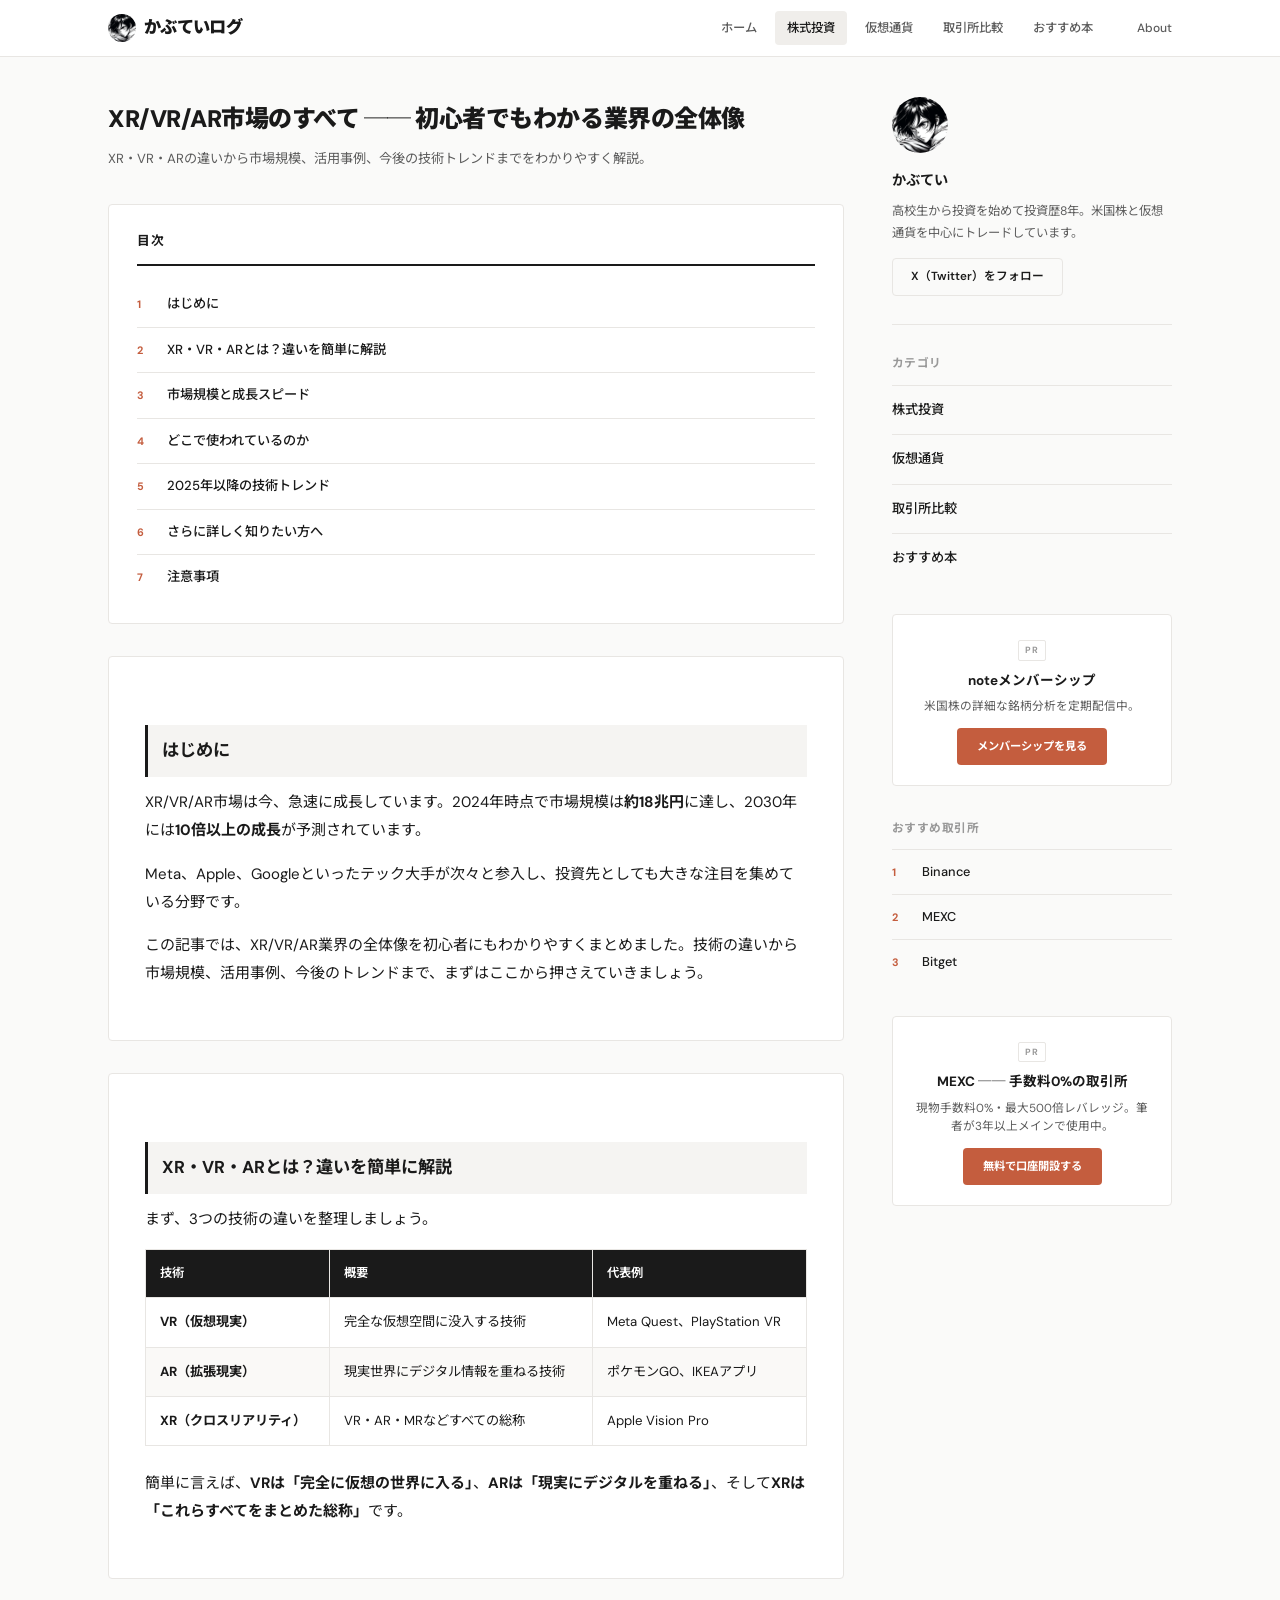
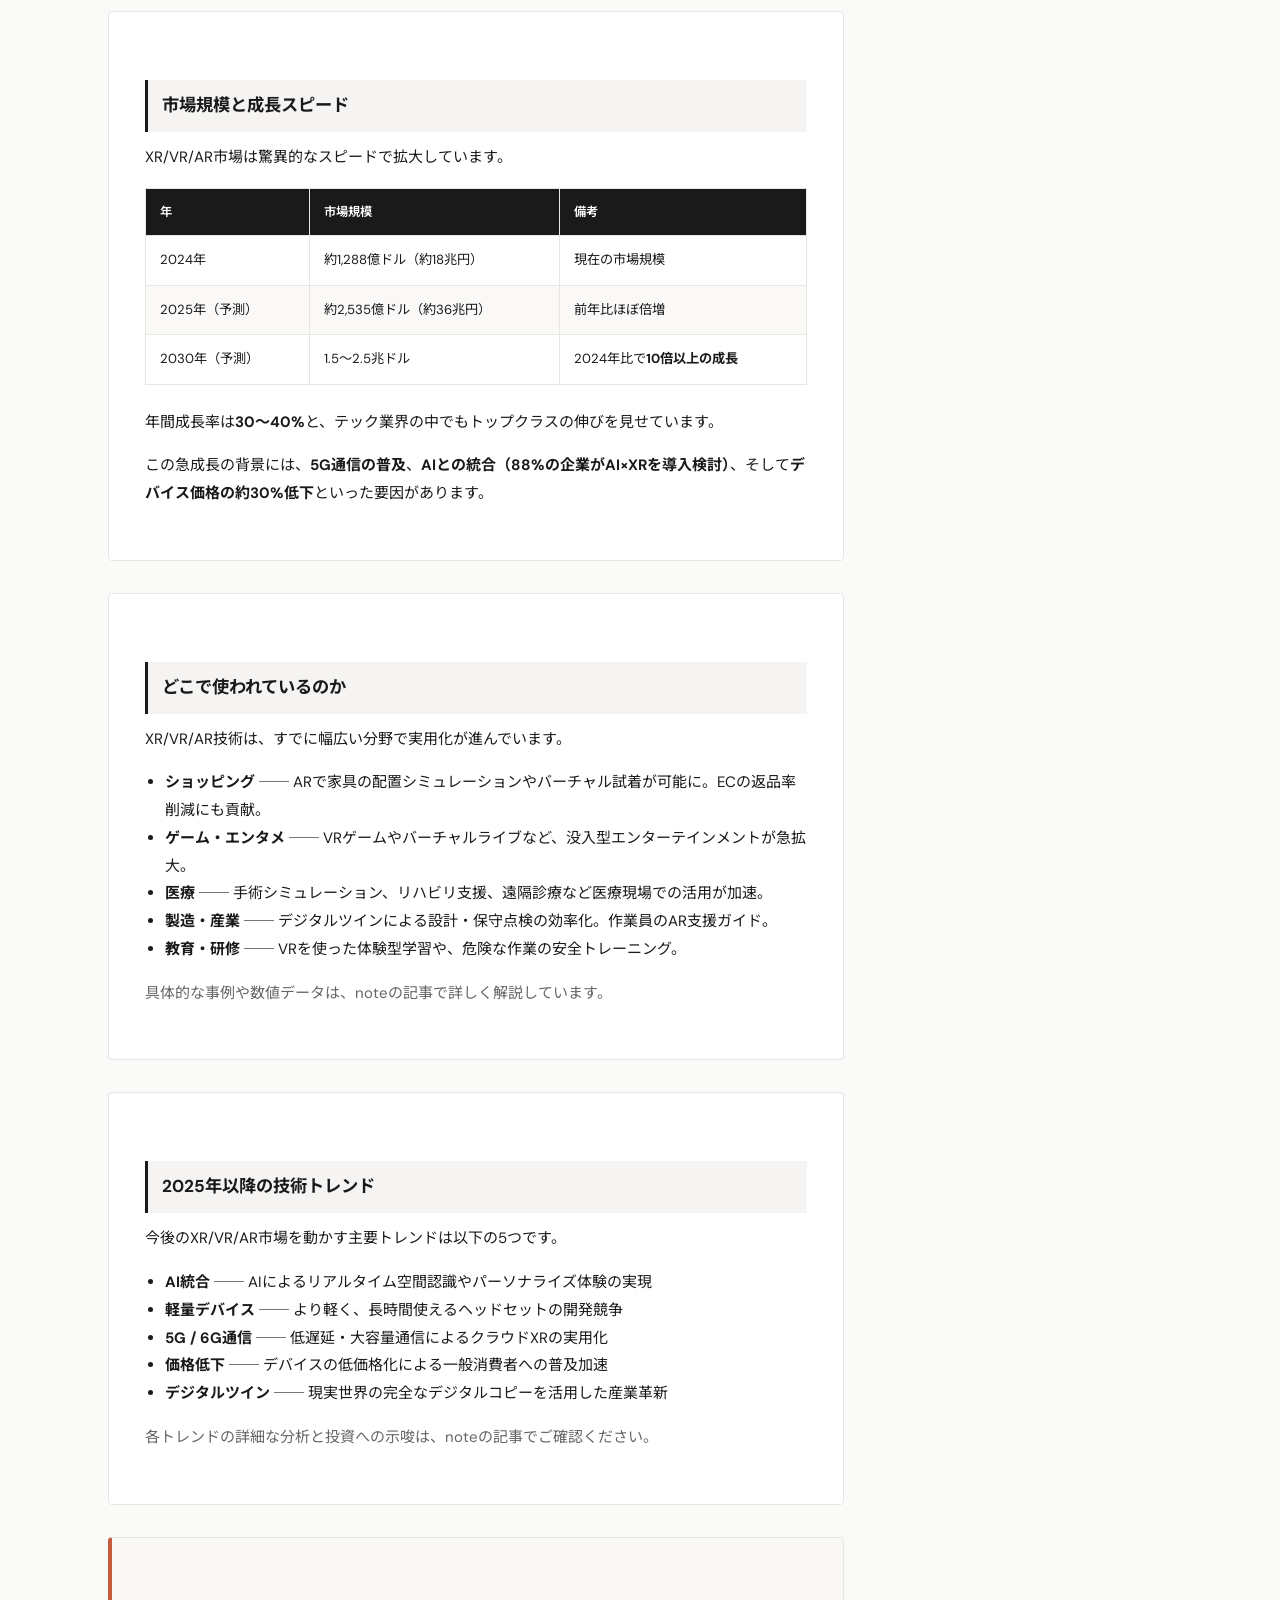
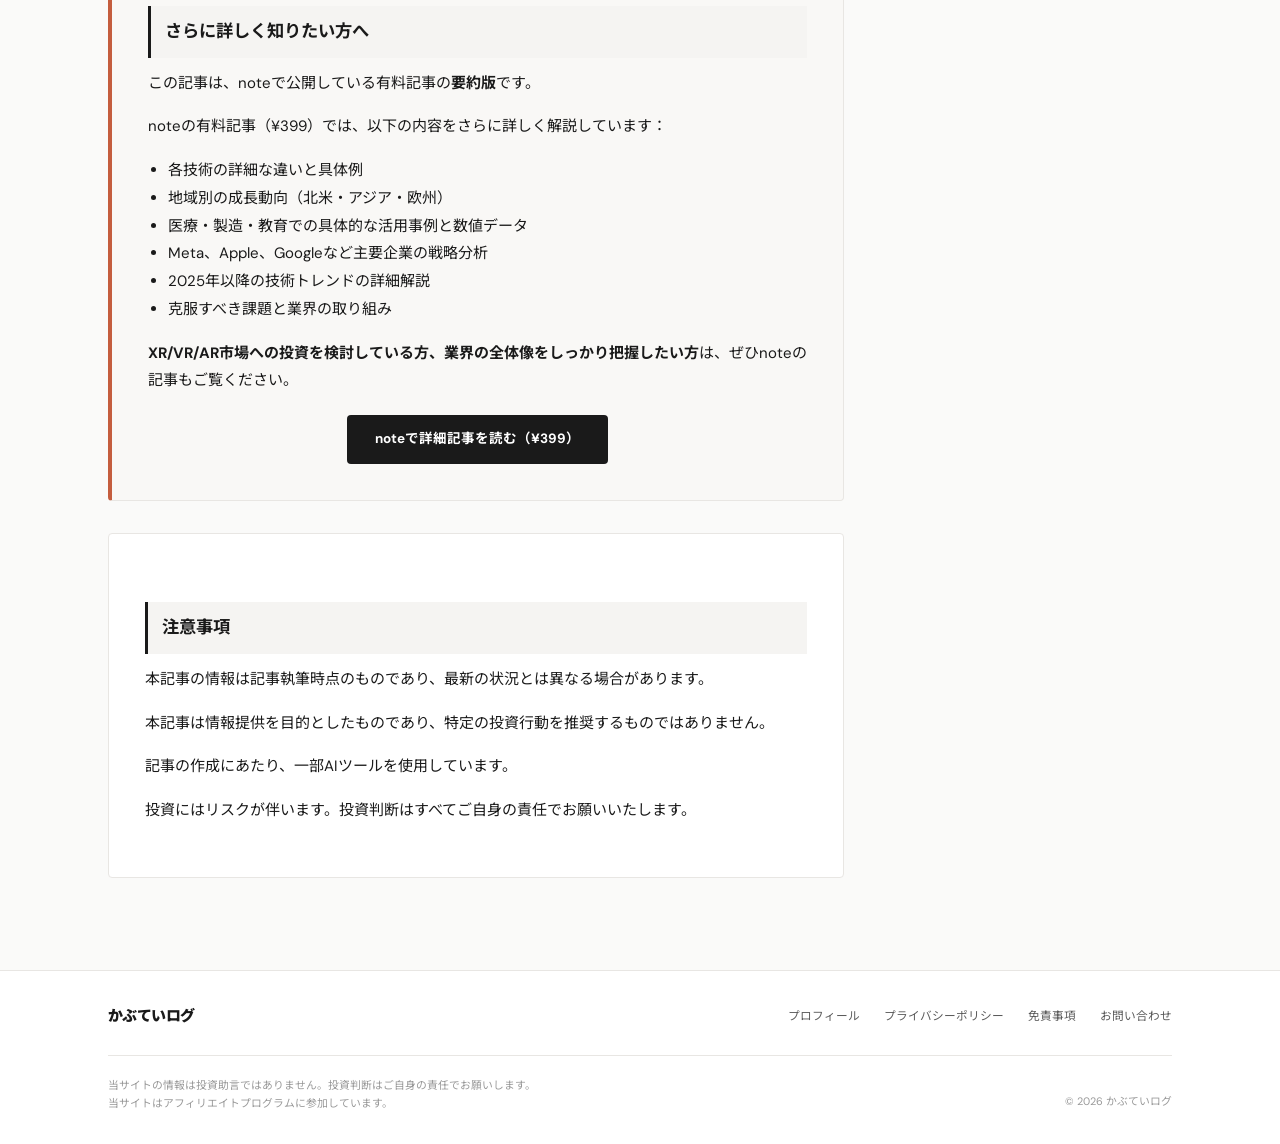
<file: pages/xr-vr-ar.html>
<!DOCTYPE html>
<html lang="ja">
<head>
  <meta charset="UTF-8">
<!-- Google tag (gtag.js) -->
<script async src="https://www.googletagmanager.com/gtag/js?id=G-EWL6D0J2PX"></script>
<script>
  window.dataLayer = window.dataLayer || [];
  function gtag(){dataLayer.push(arguments);}
  gtag('js', new Date());
  gtag('config', 'G-EWL6D0J2PX');
</script>
  <meta name="viewport" content="width=device-width, initial-scale=1.0">
  <meta name="description" content="XR・VR・ARの違いから市場規模、活用事例、今後の技術トレンドまでをわかりやすく解説。初心者でもわかるXR/VR/AR市場の全体像。">
  <meta name="keywords" content="XR, VR, AR, 仮想現実, 拡張現実, 市場規模, 投資, メタバース, Apple Vision Pro, Meta Quest">
  <meta property="og:title" content="XR/VR/AR市場のすべて｜初心者でもわかる業界の全体像｜かぶていログ">
  <meta property="og:description" content="XR・VR・ARの違いから市場規模、活用事例、今後の技術トレンドまでをわかりやすく解説。">
  <meta property="og:type" content="article">
  <meta property="og:url" content="https://kabutei-blog.vercel.app/pages/xr-vr-ar.html">
  <meta property="og:image" content="https://kabutei-blog.vercel.app/images/og-xr-vr-ar.png">
  <meta name="twitter:card" content="summary_large_image">
  <meta name="twitter:image" content="https://kabutei-blog.vercel.app/images/og-xr-vr-ar.png">
  <meta name="twitter:site" content="@coderyuou710">
  <meta name="twitter:title" content="XR/VR/AR市場のすべて｜かぶていログ">
  <meta name="twitter:description" content="XR・VR・ARの違いから市場規模、活用事例、今後の技術トレンドまでをわかりやすく解説。">
  <link rel="canonical" href="https://kabutei-blog.vercel.app/pages/xr-vr-ar.html">
  <link rel="preconnect" href="https://fonts.googleapis.com">
  <link rel="preconnect" href="https://fonts.gstatic.com" crossorigin>
  <link href="https://fonts.googleapis.com/css2?family=Noto+Sans+JP:wght@400;500;700;900&family=DM+Sans:ital,wght@0,400;0,500;0,700;1,400&display=swap" rel="stylesheet">
  <link rel="stylesheet" href="../css/style.css">
  <title>XR/VR/AR市場のすべて｜初心者でもわかる業界の全体像｜かぶていログ</title>
<script async src="https://pagead2.googlesyndication.com/pagead/js/adsbygoogle.js?client=ca-pub-1260227921393727" crossorigin="anonymous"></script>
</head>
<body>

  <header class="header">
    <div class="header-inner">
      <a href="../index.html" class="logo"><img src="../images/profile-icon.webp" alt="" class="logo-icon">かぶていログ</a>
      <nav class="global-nav" id="globalNav">
        <a href="../index.html">ホーム</a>
        <a href="stocks.html" class="current">株式投資</a>
        <a href="crypto.html">仮想通貨</a>
        <a href="exchanges.html">取引所比較</a>
        <a href="books.html">おすすめ本</a>
      </nav>
      <div class="header-right">
        <a href="about.html" class="header-about">About</a>
        <button class="menu-toggle" id="menuToggle" aria-label="メニュー">Menu</button>
      </div>
    </div>
  </header>

  <main>
    <div class="content-wrap">
      <div class="content-main">

        <div class="page-header">
          <h1 style="font-size:1.6rem;font-weight:900;letter-spacing:-0.02em;margin-bottom:6px;">XR/VR/AR市場のすべて ── 初心者でもわかる業界の全体像</h1>
          <p>XR・VR・ARの違いから市場規模、活用事例、今後の技術トレンドまでをわかりやすく解説。</p>
        </div>

        <!-- ========== 目次 ========== -->
        <div class="toc">
          <p class="toc-title">目次</p>
          <ol class="toc-list">
            <li><a href="#sec-intro">はじめに</a></li>
            <li><a href="#sec-what">XR・VR・ARとは？違いを簡単に解説</a></li>
            <li><a href="#sec-market">市場規模と成長スピード</a></li>
            <li><a href="#sec-usage">どこで使われているのか</a></li>
            <li><a href="#sec-trend">2025年以降の技術トレンド</a></li>
            <li><a href="#sec-note">さらに詳しく知りたい方へ</a></li>
            <li><a href="#sec-notice">注意事項</a></li>
          </ol>
        </div>

        <!-- ========== はじめに ========== -->
        <div class="article-content">
          <h2 id="sec-intro">はじめに</h2>
          <p>XR/VR/AR市場は今、急速に成長しています。2024年時点で市場規模は<strong>約18兆円</strong>に達し、2030年には<strong>10倍以上の成長</strong>が予測されています。</p>
          <p>Meta、Apple、Googleといったテック大手が次々と参入し、投資先としても大きな注目を集めている分野です。</p>
          <p>この記事では、XR/VR/AR業界の全体像を初心者にもわかりやすくまとめました。技術の違いから市場規模、活用事例、今後のトレンドまで、まずはここから押さえていきましょう。</p>
        </div>

        <!-- ========== XR・VR・ARとは ========== -->
        <div class="article-content">
          <h2 id="sec-what">XR・VR・ARとは？違いを簡単に解説</h2>
          <p>まず、3つの技術の違いを整理しましょう。</p>
          <table class="comparison-table">
            <thead>
              <tr>
                <th>技術</th>
                <th>概要</th>
                <th>代表例</th>
              </tr>
            </thead>
            <tbody>
              <tr>
                <td><strong>VR（仮想現実）</strong></td>
                <td>完全な仮想空間に没入する技術</td>
                <td>Meta Quest、PlayStation VR</td>
              </tr>
              <tr>
                <td><strong>AR（拡張現実）</strong></td>
                <td>現実世界にデジタル情報を重ねる技術</td>
                <td>ポケモンGO、IKEAアプリ</td>
              </tr>
              <tr>
                <td><strong>XR（クロスリアリティ）</strong></td>
                <td>VR・AR・MRなどすべての総称</td>
                <td>Apple Vision Pro</td>
              </tr>
            </tbody>
          </table>
          <p>簡単に言えば、<strong>VRは「完全に仮想の世界に入る」</strong>、<strong>ARは「現実にデジタルを重ねる」</strong>、そして<strong>XRは「これらすべてをまとめた総称」</strong>です。</p>
        </div>

        <!-- ========== 市場規模 ========== -->
        <div class="article-content">
          <h2 id="sec-market">市場規模と成長スピード</h2>
          <p>XR/VR/AR市場は驚異的なスピードで拡大しています。</p>
          <table class="comparison-table">
            <thead>
              <tr>
                <th>年</th>
                <th>市場規模</th>
                <th>備考</th>
              </tr>
            </thead>
            <tbody>
              <tr>
                <td>2024年</td>
                <td>約1,288億ドル（約18兆円）</td>
                <td>現在の市場規模</td>
              </tr>
              <tr>
                <td>2025年（予測）</td>
                <td>約2,535億ドル（約36兆円）</td>
                <td>前年比ほぼ倍増</td>
              </tr>
              <tr>
                <td>2030年（予測）</td>
                <td>1.5〜2.5兆ドル</td>
                <td>2024年比で<strong>10倍以上の成長</strong></td>
              </tr>
            </tbody>
          </table>
          <p>年間成長率は<strong>30〜40%</strong>と、テック業界の中でもトップクラスの伸びを見せています。</p>
          <p>この急成長の背景には、<strong>5G通信の普及</strong>、<strong>AIとの統合（88%の企業がAI×XRを導入検討）</strong>、そして<strong>デバイス価格の約30%低下</strong>といった要因があります。</p>
        </div>

        <!-- ========== どこで使われているのか ========== -->
        <div class="article-content">
          <h2 id="sec-usage">どこで使われているのか</h2>
          <p>XR/VR/AR技術は、すでに幅広い分野で実用化が進んでいます。</p>
          <ul>
            <li><strong>ショッピング</strong> ── ARで家具の配置シミュレーションやバーチャル試着が可能に。ECの返品率削減にも貢献。</li>
            <li><strong>ゲーム・エンタメ</strong> ── VRゲームやバーチャルライブなど、没入型エンターテインメントが急拡大。</li>
            <li><strong>医療</strong> ── 手術シミュレーション、リハビリ支援、遠隔診療など医療現場での活用が加速。</li>
            <li><strong>製造・産業</strong> ── デジタルツインによる設計・保守点検の効率化。作業員のAR支援ガイド。</li>
            <li><strong>教育・研修</strong> ── VRを使った体験型学習や、危険な作業の安全トレーニング。</li>
          </ul>
          <p style="margin-top:16px;color:#666;">具体的な事例や数値データは、noteの記事で詳しく解説しています。</p>
        </div>

        <!-- ========== 技術トレンド ========== -->
        <div class="article-content">
          <h2 id="sec-trend">2025年以降の技術トレンド</h2>
          <p>今後のXR/VR/AR市場を動かす主要トレンドは以下の5つです。</p>
          <ul>
            <li><strong>AI統合</strong> ── AIによるリアルタイム空間認識やパーソナライズ体験の実現</li>
            <li><strong>軽量デバイス</strong> ── より軽く、長時間使えるヘッドセットの開発競争</li>
            <li><strong>5G / 6G通信</strong> ── 低遅延・大容量通信によるクラウドXRの実用化</li>
            <li><strong>価格低下</strong> ── デバイスの低価格化による一般消費者への普及加速</li>
            <li><strong>デジタルツイン</strong> ── 現実世界の完全なデジタルコピーを活用した産業革新</li>
          </ul>
          <p style="margin-top:16px;color:#666;">各トレンドの詳細な分析と投資への示唆は、noteの記事でご確認ください。</p>
        </div>

        <!-- ========== note誘導 ========== -->
        <div class="article-content" style="background:#f9f8f6;border-left:4px solid var(--c-accent);">
          <h2 id="sec-note">さらに詳しく知りたい方へ</h2>
          <p>この記事は、noteで公開している有料記事の<strong>要約版</strong>です。</p>
          <p>noteの有料記事（¥399）では、以下の内容をさらに詳しく解説しています：</p>
          <ul>
            <li>各技術の詳細な違いと具体例</li>
            <li>地域別の成長動向（北米・アジア・欧州）</li>
            <li>医療・製造・教育での具体的な活用事例と数値データ</li>
            <li>Meta、Apple、Googleなど主要企業の戦略分析</li>
            <li>2025年以降の技術トレンドの詳細解説</li>
            <li>克服すべき課題と業界の取り組み</li>
          </ul>
          <p><strong>XR/VR/AR市場への投資を検討している方、業界の全体像をしっかり把握したい方</strong>は、ぜひnoteの記事もご覧ください。</p>
          <div style="text-align:center;margin-top:20px;">
            <a href="https://note.com/coderyuou710" class="affiliate-btn" style="background:#1a1a1a;" target="_blank" rel="noopener noreferrer">noteで詳細記事を読む（¥399）</a>
          </div>
        </div>

        <!-- ========== 注意事項 ========== -->
        <div class="article-content">
          <h2 id="sec-notice">注意事項</h2>
          <p>本記事の情報は記事執筆時点のものであり、最新の状況とは異なる場合があります。</p>
          <p>本記事は情報提供を目的としたものであり、特定の投資行動を推奨するものではありません。</p>
          <p>記事の作成にあたり、一部AIツールを使用しています。</p>
          <p>投資にはリスクが伴います。投資判断はすべてご自身の責任でお願いいたします。</p>
        </div>

      </div>

      <!-- サイドバー -->
      <aside class="sidebar">

        <div class="sidebar-profile">
          <img src="../images/profile-icon.webp" alt="かぶてい" class="sidebar-profile-img">
          <p class="sidebar-profile-name">かぶてい</p>
          <p class="sidebar-profile-desc">高校生から投資を始めて投資歴8年。米国株と仮想通貨を中心にトレードしています。</p>
          <a href="https://x.com/coderyuou710" class="sidebar-x" target="_blank" rel="noopener noreferrer">X（Twitter）をフォロー</a>
        </div>

        <div class="sidebar-block">
          <h3 class="sidebar-heading">カテゴリ</h3>
          <ul class="sidebar-cat-list">
            <li><a href="stocks.html"><span>株式投資</span></a></li>
            <li><a href="crypto.html"><span>仮想通貨</span></a></li>
            <li><a href="exchanges.html"><span>取引所比較</span></a></li>
            <li><a href="books.html"><span>おすすめ本</span></a></li>
          </ul>
        </div>

        <a href="https://note.com/coderyuou710" class="pr-banner" target="_blank" rel="noopener noreferrer">
          <span class="pr-banner-label">PR</span>
          <p class="pr-banner-title">noteメンバーシップ</p>
          <p class="pr-banner-desc">米国株の詳細な銘柄分析を定期配信中。</p>
          <span class="pr-banner-btn">メンバーシップを見る</span>
        </a>

        <div class="sidebar-block">
          <h3 class="sidebar-heading">おすすめ取引所</h3>
          <ol class="sidebar-ranking">
            <li><a href="https://s.binance.com/aZtj0nF8?ref=GRO_40299_K24UQ" target="_blank" rel="noopener noreferrer">Binance</a></li>
            <li><a href="https://promote.mexc.com/r/Giqed5WFpd" target="_blank" rel="noopener noreferrer">MEXC</a></li>
            <li><a href="https://www.bitget.com/ja/referral/register?clacCode=11K2AJ8R&from=%2Fja%2Fevents%2Freferral-all-program&source=events&utmSource=PremierInviter" target="_blank" rel="noopener noreferrer">Bitget</a></li>
          </ol>
        </div>

        <a href="https://promote.mexc.com/r/Giqed5WFpd" class="pr-banner" target="_blank" rel="noopener noreferrer">
          <span class="pr-banner-label">PR</span>
          <p class="pr-banner-title">MEXC ── 手数料0%の取引所</p>
          <p class="pr-banner-desc">現物手数料0%・最大500倍レバレッジ。筆者が3年以上メインで使用中。</p>
          <span class="pr-banner-btn">無料で口座開設する</span>
        </a>

      </aside>
    </div>
  </main>

  <footer class="footer">
    <div class="footer-inner">
      <div class="footer-top">
        <a href="../index.html" class="footer-logo">かぶていログ</a>
        <nav class="footer-nav">
          <a href="about.html">プロフィール</a>
          <a href="privacy.html">プライバシーポリシー</a>
          <a href="disclaimer.html">免責事項</a>
          <a href="contact.html">お問い合わせ</a>
        </nav>
      </div>
      <div class="footer-bottom">
        <p class="footer-note">当サイトの情報は投資助言ではありません。投資判断はご自身の責任でお願いします。<br>当サイトはアフィリエイトプログラムに参加しています。</p>
        <p class="footer-copy">&copy; 2026 かぶていログ</p>
      </div>
    </div>
  </footer>
  <script src="../js/main.js"></script>
</body>
</html>
</file>
<file: css/style.css>
/* ========================================
   Page Hero
   ======================================== */
.page-hero {
  width: 100%;
  max-height: 280px;
  overflow: hidden;
}

.page-hero-img {
  width: 100%;
  height: 280px;
  object-fit: cover;
  display: block;
}

@media (max-width: 768px) {
  .page-hero, .page-hero-img {
    max-height: 180px;
    height: 180px;
  }
}

/* ========================================
   Base
   ======================================== */
*, *::before, *::after { margin: 0; padding: 0; box-sizing: border-box; }

:root {
  --c-bg: #fafaf9;
  --c-surface: #fff;
  --c-text: #1a1a1a;
  --c-text-sub: #5c5c5c;
  --c-text-mute: #999;
  --c-border: #e8e6e3;
  --c-accent: #c45d3e;
  --c-accent-hover: #a94b30;
  --c-stock: #2d6a4f;
  --c-crypto: #b08d2a;
  --c-exchange: #3a5a8c;
  --c-book: #7c5c8a;
  --font-sans: 'DM Sans', 'Noto Sans JP', 'Hiragino Kaku Gothic ProN', sans-serif;
  --w-max: 1120px;
  --radius: 4px;
}

html { font-size: 15px; scroll-behavior: smooth; }

body {
  font-family: var(--font-sans);
  color: var(--c-text);
  background: var(--c-bg);
  line-height: 1.85;
  -webkit-font-smoothing: antialiased;
}

a { color: inherit; text-decoration: none; }
img { max-width: 100%; display: block; }
ul, ol { list-style: none; }

::selection {
  background: var(--c-accent);
  color: #fff;
}

/* ========================================
   Header
   ======================================== */
.header {
  border-bottom: 1px solid var(--c-border);
  background: var(--c-surface);
  position: sticky;
  top: 0;
  z-index: 50;
}

.header-inner {
  max-width: var(--w-max);
  margin: 0 auto;
  padding: 0 28px;
  height: 56px;
  display: flex;
  align-items: center;
  gap: 32px;
}

.logo {
  font-size: 1.15rem;
  font-weight: 900;
  letter-spacing: -0.04em;
  white-space: nowrap;
  display: flex;
  align-items: center;
  gap: 8px;
}

.logo-icon {
  width: 28px;
  height: 28px;
  border-radius: 50%;
  object-fit: cover;
}

.global-nav {
  display: flex;
  gap: 6px;
  margin-left: auto;
}

.global-nav a {
  font-size: 0.82rem;
  font-weight: 500;
  color: var(--c-text-sub);
  padding: 6px 12px;
  border-radius: var(--radius);
  transition: color 0.15s, background 0.15s;
}

.global-nav a:hover,
.global-nav a.current {
  color: var(--c-text);
  background: #f0eeeb;
}

.header-right {
  display: flex;
  align-items: center;
  gap: 16px;
}

.header-about {
  font-size: 0.8rem;
  font-weight: 500;
  color: var(--c-text-sub);
  transition: color 0.15s;
}

.header-about:hover { color: var(--c-text); }

.menu-toggle {
  display: none;
  background: none;
  border: 1px solid var(--c-border);
  border-radius: var(--radius);
  padding: 5px 14px;
  font-size: 0.78rem;
  font-weight: 500;
  font-family: var(--font-sans);
  color: var(--c-text-sub);
  cursor: pointer;
  transition: border-color 0.15s;
}

.menu-toggle:hover { border-color: var(--c-text-sub); }

/* ========================================
   Feature (トップビジュアル)
   ======================================== */
.feature {
  border-bottom: 1px solid var(--c-border);
  background: var(--c-surface);
}

.feature-inner {
  max-width: var(--w-max);
  margin: 0 auto;
  padding: 40px 28px;
  display: grid;
  grid-template-columns: 1fr 320px;
  gap: 40px;
}

.feature-image {
  aspect-ratio: 16 / 9;
  border-radius: var(--radius);
  overflow: hidden;
}

.feature-image-inner {
  width: 100%;
  height: 100%;
  background: #e8e6e3;
}

.feature-body {
  margin-top: 20px;
}

.feature-body h2 {
  font-size: 1.55rem;
  font-weight: 900;
  line-height: 1.45;
  letter-spacing: -0.02em;
  margin-bottom: 12px;
}

.feature-body h2 a {
  transition: color 0.15s;
}

.feature-body h2 a:hover {
  color: var(--c-accent);
}

.feature-body > p {
  font-size: 0.9rem;
  color: var(--c-text-sub);
  line-height: 1.8;
  margin-bottom: 14px;
}

.feature-meta time {
  font-size: 0.78rem;
  color: var(--c-text-mute);
}

.feature-side {
  display: flex;
  flex-direction: column;
  justify-content: space-between;
  gap: 0;
}

.feature-side-item {
  padding: 24px 0;
  border-bottom: 1px solid var(--c-border);
}

.feature-side-item:first-child { padding-top: 0; }
.feature-side-item:last-child { border-bottom: none; padding-bottom: 0; }

.feature-side-item {
  display: flex;
  gap: 14px;
  align-items: flex-start;
}

.feature-side-thumb {
  width: 80px;
  min-width: 80px;
  aspect-ratio: 3 / 2;
  border-radius: var(--radius);
  overflow: hidden;
  flex-shrink: 0;
}

.feature-side-thumb-inner {
  width: 100%;
  height: 100%;
  background: #e8e6e3;
}

.feature-side-item h3 {
  font-size: 0.92rem;
  font-weight: 700;
  line-height: 1.55;
  margin: 8px 0 6px;
}

.feature-side-item h3 a:hover {
  color: var(--c-accent);
  transition: color 0.15s;
}

.feature-side-item time {
  font-size: 0.75rem;
  color: var(--c-text-mute);
}

/* タグ */
.tag {
  display: inline-block;
  font-size: 0.68rem;
  font-weight: 700;
  letter-spacing: 0.04em;
  padding: 2px 8px;
  border-radius: 2px;
}

.tag-stock { background: #e9f5ef; color: var(--c-stock); }
.tag-crypto { background: #fdf6e3; color: var(--c-crypto); }
.tag-exchange { background: #eaf0f8; color: var(--c-exchange); }
.tag-book { background: #f3eef5; color: var(--c-book); }

/* ========================================
   Content Layout
   ======================================== */
.content-wrap {
  max-width: var(--w-max);
  margin: 0 auto;
  padding: 40px 28px 60px;
  display: grid;
  grid-template-columns: 1fr 280px;
  gap: 48px;
}

/* ========================================
   Section Label
   ======================================== */
.section-label {
  font-size: 0.78rem;
  font-weight: 700;
  letter-spacing: 0.08em;
  color: var(--c-text-mute);
  text-transform: uppercase;
  padding-bottom: 14px;
  border-bottom: 2px solid var(--c-text);
  margin-bottom: 0;
}

/* ========================================
   Post Row (記事リスト)
   ======================================== */
.post-row {
  display: grid;
  grid-template-columns: 200px 1fr;
  gap: 24px;
  padding: 28px 0;
  border-bottom: 1px solid var(--c-border);
  align-items: start;
}

.post-row-thumb {
  aspect-ratio: 3 / 2;
  border-radius: var(--radius);
  overflow: hidden;
}

.post-row-thumb-inner {
  width: 100%;
  height: 100%;
  background: #e8e6e3;
  transition: transform 0.4s ease;
}

.post-row:hover .post-row-thumb-inner {
  transform: scale(1.03);
}

.thumb-crypto { background: #f0e9d4; }
.thumb-exchange { background: #dce4ee; }
.thumb-book { background: #e8e0ec; }

.post-row-top {
  display: flex;
  align-items: center;
  gap: 12px;
  margin-bottom: 8px;
}

.post-row-top time {
  font-size: 0.75rem;
  color: var(--c-text-mute);
}

.post-row-body h3 {
  font-size: 1.05rem;
  font-weight: 700;
  line-height: 1.55;
  margin-bottom: 6px;
}

.post-row-body h3 a:hover {
  color: var(--c-accent);
  transition: color 0.15s;
}

.post-row-body > p {
  font-size: 0.85rem;
  color: var(--c-text-sub);
  line-height: 1.75;
  display: -webkit-box;
  -webkit-line-clamp: 2;
  -webkit-box-orient: vertical;
  overflow: hidden;
}

/* ========================================
   Pickup
   ======================================== */
.pickup-section {
  margin-top: 48px;
}

.pickup-grid {
  display: grid;
  grid-template-columns: repeat(3, 1fr);
  gap: 1px;
  background: var(--c-border);
  border: 1px solid var(--c-border);
  border-radius: var(--radius);
  overflow: hidden;
  margin-top: 0;
}

.pickup-card {
  background: var(--c-surface);
  padding: 28px 24px;
  transition: background 0.2s;
  display: block;
}

.pickup-card:hover {
  background: #f7f6f4;
}

.pickup-num {
  font-size: 0.72rem;
  font-weight: 700;
  color: var(--c-accent);
  letter-spacing: 0.04em;
  display: block;
  margin-bottom: 10px;
}

.pickup-card h3 {
  font-size: 1rem;
  font-weight: 700;
  margin-bottom: 6px;
}

.pickup-card p {
  font-size: 0.82rem;
  color: var(--c-text-sub);
  line-height: 1.65;
}

/* ========================================
   Sidebar
   ======================================== */
.sidebar-profile {
  padding-bottom: 28px;
  margin-bottom: 28px;
  border-bottom: 1px solid var(--c-border);
}

.sidebar-profile-img {
  width: 56px;
  height: 56px;
  border-radius: 50%;
  background: #e8e6e3;
  margin-bottom: 14px;
  object-fit: cover;
}

.sidebar-profile-name {
  font-size: 0.95rem;
  font-weight: 700;
  margin-bottom: 8px;
}

.sidebar-profile-desc {
  font-size: 0.82rem;
  color: var(--c-text-sub);
  line-height: 1.75;
  margin-bottom: 14px;
}

.sidebar-x {
  display: inline-block;
  font-size: 0.78rem;
  font-weight: 600;
  color: var(--c-text);
  border: 1px solid var(--c-border);
  padding: 7px 18px;
  border-radius: var(--radius);
  transition: border-color 0.15s, background 0.15s;
}

.sidebar-x:hover {
  border-color: var(--c-text);
  background: var(--c-text);
  color: #fff;
}

.sidebar-block {
  margin-bottom: 32px;
}

.sidebar-heading {
  font-size: 0.78rem;
  font-weight: 700;
  letter-spacing: 0.04em;
  color: var(--c-text-mute);
  padding-bottom: 10px;
  border-bottom: 1px solid var(--c-border);
  margin-bottom: 0;
}

.sidebar-cat-list li a {
  display: flex;
  justify-content: space-between;
  align-items: center;
  padding: 12px 0;
  border-bottom: 1px solid var(--c-border);
  font-size: 0.88rem;
  font-weight: 500;
  transition: color 0.15s;
}

.sidebar-cat-list li:last-child a { border-bottom: none; }
.sidebar-cat-list li a:hover { color: var(--c-accent); }

.sidebar-ranking {
  counter-reset: rank;
}

.sidebar-ranking li {
  counter-increment: rank;
}

.sidebar-ranking li a {
  display: flex;
  align-items: baseline;
  gap: 12px;
  padding: 12px 0;
  border-bottom: 1px solid var(--c-border);
  font-size: 0.85rem;
  font-weight: 500;
  line-height: 1.55;
  transition: color 0.15s;
}

.sidebar-ranking li:last-child a { border-bottom: none; }

.sidebar-ranking li a::before {
  content: counter(rank);
  font-size: 0.72rem;
  font-weight: 700;
  color: var(--c-text-mute);
  min-width: 18px;
  flex-shrink: 0;
}

.sidebar-ranking li:nth-child(1) a::before { color: var(--c-accent); }
.sidebar-ranking li:nth-child(2) a::before { color: var(--c-accent); }
.sidebar-ranking li:nth-child(3) a::before { color: var(--c-accent); }

.sidebar-ranking li a:hover { color: var(--c-accent); }

/* ========================================
   Ad Slots
   ======================================== */
.ad-slot {
  max-width: var(--w-max);
  margin: 0 auto;
  padding: 20px 28px;
  text-align: center;
}

.ad-slot span {
  display: inline-block;
  font-size: 0.65rem;
  font-weight: 600;
  color: var(--c-text-mute);
  letter-spacing: 0.1em;
  border: 1px solid var(--c-border);
  padding: 12px 48px;
  border-radius: var(--radius);
}

.ad-slot-inline {
  padding: 32px 0;
}

.ad-slot-sidebar {
  padding: 0;
  margin-bottom: 32px;
}

.ad-slot-sidebar span {
  width: 100%;
  padding: 24px;
}

/* PR バナー */
.pr-banner {
  display: block;
  background: var(--c-surface);
  border: 1px solid var(--c-border);
  border-radius: var(--radius);
  padding: 20px;
  margin-bottom: 32px;
  text-align: center;
  transition: border-color 0.15s, box-shadow 0.15s;
}

.pr-banner:hover {
  border-color: var(--c-text-sub);
  box-shadow: 0 2px 8px rgba(0,0,0,0.06);
}

.pr-banner-label {
  display: inline-block;
  font-size: 0.6rem;
  font-weight: 700;
  color: var(--c-text-mute);
  letter-spacing: 0.1em;
  border: 1px solid var(--c-border);
  padding: 1px 6px;
  border-radius: 2px;
  margin-bottom: 10px;
}

.pr-banner-title {
  font-size: 0.9rem;
  font-weight: 700;
  color: var(--c-text);
  margin-bottom: 6px;
  line-height: 1.5;
}

.pr-banner-desc {
  font-size: 0.78rem;
  color: var(--c-text-sub);
  line-height: 1.6;
  margin-bottom: 12px;
}

.pr-banner-btn {
  display: inline-block;
  font-size: 0.75rem;
  font-weight: 700;
  color: #fff;
  background: var(--c-accent);
  padding: 8px 20px;
  border-radius: var(--radius);
  transition: background 0.15s;
}

.pr-banner:hover .pr-banner-btn {
  background: var(--c-accent-hover);
}

/* ========================================
   Footer
   ======================================== */
.footer {
  border-top: 1px solid var(--c-border);
  background: var(--c-surface);
}

.footer-inner {
  max-width: var(--w-max);
  margin: 0 auto;
  padding: 32px 28px;
}

.footer-top {
  display: flex;
  justify-content: space-between;
  align-items: center;
  padding-bottom: 24px;
  border-bottom: 1px solid var(--c-border);
  margin-bottom: 20px;
}

.footer-logo {
  font-size: 1rem;
  font-weight: 900;
  letter-spacing: -0.04em;
}

.footer-nav {
  display: flex;
  gap: 24px;
}

.footer-nav a {
  font-size: 0.78rem;
  color: var(--c-text-sub);
  transition: color 0.15s;
}

.footer-nav a:hover { color: var(--c-text); }

.footer-bottom {
  display: flex;
  justify-content: space-between;
  align-items: flex-end;
  gap: 20px;
}

.footer-note {
  font-size: 0.72rem;
  color: var(--c-text-mute);
  line-height: 1.7;
}

.footer-copy {
  font-size: 0.72rem;
  color: var(--c-text-mute);
  white-space: nowrap;
}

/* ========================================
   Responsive
   ======================================== */
@media (max-width: 860px) {
  .feature-inner {
    grid-template-columns: 1fr;
    gap: 28px;
  }

  .feature-side {
    display: grid;
    grid-template-columns: repeat(3, 1fr);
    gap: 20px;
  }

  .feature-side-item {
    padding: 0;
    border-bottom: none;
    border-right: 1px solid var(--c-border);
    padding-right: 20px;
    flex-direction: column;
  }

  .feature-side-thumb {
    width: 100%;
    min-width: unset;
  }

  .feature-side-item:last-child { border-right: none; padding-right: 0; }

  .content-wrap {
    grid-template-columns: 1fr;
    gap: 48px;
  }

  .pickup-grid {
    grid-template-columns: 1fr;
  }
}

@media (max-width: 640px) {
  html { font-size: 14px; }

  .global-nav { display: none; }
  .header-about { display: none; }
  .menu-toggle { display: block; }

  .global-nav.open {
    display: flex;
    flex-direction: column;
    position: absolute;
    top: 56px;
    left: 0;
    right: 0;
    background: var(--c-surface);
    border-bottom: 1px solid var(--c-border);
    padding: 8px 16px 16px;
    gap: 2px;
  }

  .global-nav.open a {
    padding: 12px 8px;
    border-bottom: 1px solid var(--c-border);
  }

  .global-nav.open a:last-child { border-bottom: none; }

  .feature-inner { padding: 24px 20px; }
  .feature-body h2 { font-size: 1.25rem; }

  .feature-side {
    grid-template-columns: 1fr;
    gap: 0;
  }

  .feature-side-item {
    border-right: none;
    padding-right: 0;
    padding: 16px 0;
    border-bottom: 1px solid var(--c-border);
    flex-direction: row;
  }

  .feature-side-thumb {
    width: 80px;
    min-width: 80px;
  }
  .feature-side-item:first-child { padding-top: 0; }
  .feature-side-item:last-child { border-bottom: none; padding-bottom: 0; }

  .content-wrap { padding: 28px 20px 48px; }

  .post-row {
    grid-template-columns: 120px 1fr;
    gap: 16px;
    padding: 20px 0;
  }

  .post-row-body h3 { font-size: 0.95rem; }

  .footer-top { flex-direction: column; align-items: flex-start; gap: 16px; }
  .footer-nav { flex-wrap: wrap; gap: 16px; }
  .footer-bottom { flex-direction: column; align-items: flex-start; }
}

/* ========================================
   記事ページ用（共通）
   ======================================== */
.page-header {
  margin-bottom: 32px;
}

.page-header h2 {
  font-size: 1.5rem;
  font-weight: 900;
  letter-spacing: -0.02em;
  margin-bottom: 6px;
}

.page-header p {
  font-size: 0.88rem;
  color: var(--c-text-sub);
}

.article-content {
  background: var(--c-surface);
  padding: 36px;
  border: 1px solid var(--c-border);
  border-radius: var(--radius);
  margin-bottom: 32px;
}

.article-content h2 {
  font-size: 1.15rem;
  font-weight: 700;
  margin: 32px 0 12px;
  padding: 10px 14px;
  background: #f5f4f2;
  border-left: 3px solid var(--c-text);
}

.article-content h3 {
  font-size: 1.02rem;
  font-weight: 700;
  margin: 24px 0 8px;
  padding-bottom: 6px;
  border-bottom: 1px solid var(--c-border);
}

.article-content p { margin-bottom: 16px; }
.article-content ul, .article-content ol { margin: 0 0 16px 20px; }
.article-content ul { list-style: disc; }
.article-content ol { list-style: decimal; }

.comparison-table {
  width: 100%;
  border-collapse: collapse;
  margin-bottom: 24px;
  font-size: 0.88rem;
}

.comparison-table th,
.comparison-table td {
  padding: 12px 14px;
  border: 1px solid var(--c-border);
  text-align: left;
}

.comparison-table th {
  background: var(--c-text);
  color: #fff;
  font-weight: 600;
  font-size: 0.82rem;
}

.comparison-table tr:nth-child(even) { background: #faf9f7; }

.affiliate-btn {
  display: inline-block;
  background: var(--c-accent);
  color: #fff;
  padding: 12px 28px;
  border-radius: var(--radius);
  font-weight: 700;
  font-size: 0.9rem;
  transition: background 0.15s;
}

.affiliate-btn:hover { background: var(--c-accent-hover); color: #fff; }

.book-card {
  display: flex;
  gap: 24px;
  padding: 24px 0;
  border-bottom: 1px solid var(--c-border);
}

.book-card:last-child { border-bottom: none; }

.book-cover {
  width: 100px;
  min-width: 100px;
  height: 140px;
  background: #e8e6e3;
  border-radius: var(--radius);
  object-fit: cover;
}

.book-info h3 {
  font-size: 1rem;
  font-weight: 700;
  margin-bottom: 6px;
}

.book-info p {
  font-size: 0.85rem;
  color: var(--c-text-sub);
  margin-bottom: 12px;
  line-height: 1.7;
}

.book-price {
  font-size: 0.9rem;
  font-weight: 700;
  color: var(--c-accent);
  margin-bottom: 12px;
}

/* ========================================
   目次 (Table of Contents)
   ======================================== */
.toc {
  background: var(--c-surface);
  border: 1px solid var(--c-border);
  border-radius: var(--radius);
  padding: 24px 28px;
  margin-bottom: 32px;
}

.toc-title {
  font-size: 0.85rem;
  font-weight: 700;
  letter-spacing: 0.04em;
  color: var(--c-text);
  padding-bottom: 12px;
  border-bottom: 2px solid var(--c-text);
  margin-bottom: 16px;
}

.toc-list {
  counter-reset: toc;
  list-style: none;
  margin: 0;
  padding: 0;
}

.toc-list li {
  counter-increment: toc;
  margin-bottom: 0;
}

.toc-list li a {
  display: flex;
  align-items: baseline;
  gap: 10px;
  padding: 10px 0;
  border-bottom: 1px solid var(--c-border);
  font-size: 0.88rem;
  font-weight: 500;
  color: var(--c-text);
  transition: color 0.15s;
}

.toc-list li:last-child a {
  border-bottom: none;
}

.toc-list li a::before {
  content: counter(toc);
  font-size: 0.72rem;
  font-weight: 700;
  color: var(--c-accent);
  min-width: 20px;
  flex-shrink: 0;
}

.toc-list li a:hover {
  color: var(--c-accent);
}

@media (max-width: 600px) {
  .book-card { flex-direction: column; }
  .book-cover { width: 80px; height: 112px; }
  .article-content { padding: 24px 20px; }
}

/* ========================================
   取引所カード
   ======================================== */
.exchange-card {
  background: var(--c-surface);
  border: 1px solid var(--c-border);
  border-radius: var(--radius);
  margin-bottom: 28px;
  overflow: hidden;
}

.exchange-card-img {
  width: 100%;
  aspect-ratio: 16 / 7;
  object-fit: cover;
  display: block;
  border-bottom: 1px solid var(--c-border);
}

.exchange-card-header {
  display: flex;
  align-items: center;
  gap: 16px;
  padding: 20px 28px;
  background: #f5f4f2;
  border-bottom: 1px solid var(--c-border);
}

.exchange-rank {
  width: 36px;
  height: 36px;
  background: var(--c-accent);
  color: #fff;
  font-size: 1.1rem;
  font-weight: 900;
  display: flex;
  align-items: center;
  justify-content: center;
  border-radius: 50%;
  flex-shrink: 0;
}

.exchange-name-area {
  display: flex;
  align-items: center;
  gap: 12px;
  flex-wrap: wrap;
}

.exchange-name {
  font-size: 1.15rem;
  font-weight: 900;
  letter-spacing: -0.01em;
}

.exchange-badge {
  display: inline-block;
  font-size: 0.7rem;
  font-weight: 700;
  color: var(--c-exchange);
  background: #eaf0f8;
  padding: 3px 10px;
  border-radius: 2px;
  letter-spacing: 0.02em;
}

.exchange-card-body {
  padding: 28px;
}

.exchange-card-body .comparison-table {
  margin-bottom: 16px;
}

.exchange-card-body .comparison-table th {
  width: 130px;
  white-space: nowrap;
}

.exchange-note {
  font-size: 0.82rem;
  color: var(--c-text-mute);
  margin-bottom: 20px;
}

.exchange-detail {
  margin-top: 20px;
  margin-bottom: 20px;
}

.exchange-detail h3 {
  font-size: 1rem;
  font-weight: 700;
  margin-bottom: 12px;
  padding-bottom: 8px;
  border-bottom: 1px solid var(--c-border);
}

.exchange-detail ul {
  list-style: none;
  margin: 0 0 16px 0;
  padding: 0;
}

.exchange-detail ul li {
  position: relative;
  padding: 8px 0 8px 20px;
  font-size: 0.88rem;
  line-height: 1.75;
  color: var(--c-text);
}

.exchange-detail ul li::before {
  content: "";
  position: absolute;
  left: 0;
  top: 16px;
  width: 6px;
  height: 6px;
  background: var(--c-accent);
  border-radius: 50%;
}

.exchange-detail p {
  font-size: 0.88rem;
  line-height: 1.8;
  color: var(--c-text-sub);
  padding: 14px 18px;
  background: #f9f8f6;
  border-left: 3px solid var(--c-accent);
  border-radius: 0 var(--radius) var(--radius) 0;
}

.exchange-cta {
  text-align: center;
  padding-top: 8px;
}

.exchange-cta .affiliate-btn {
  padding: 14px 36px;
  font-size: 0.95rem;
}

@media (max-width: 640px) {
  .exchange-card-header {
    padding: 16px 20px;
  }
  .exchange-card-body {
    padding: 20px;
  }
  .exchange-card-body .comparison-table th {
    width: 100px;
  }
  .exchange-cta .affiliate-btn {
    padding: 12px 20px;
    font-size: 0.88rem;
    display: block;
  }
}
</file>
